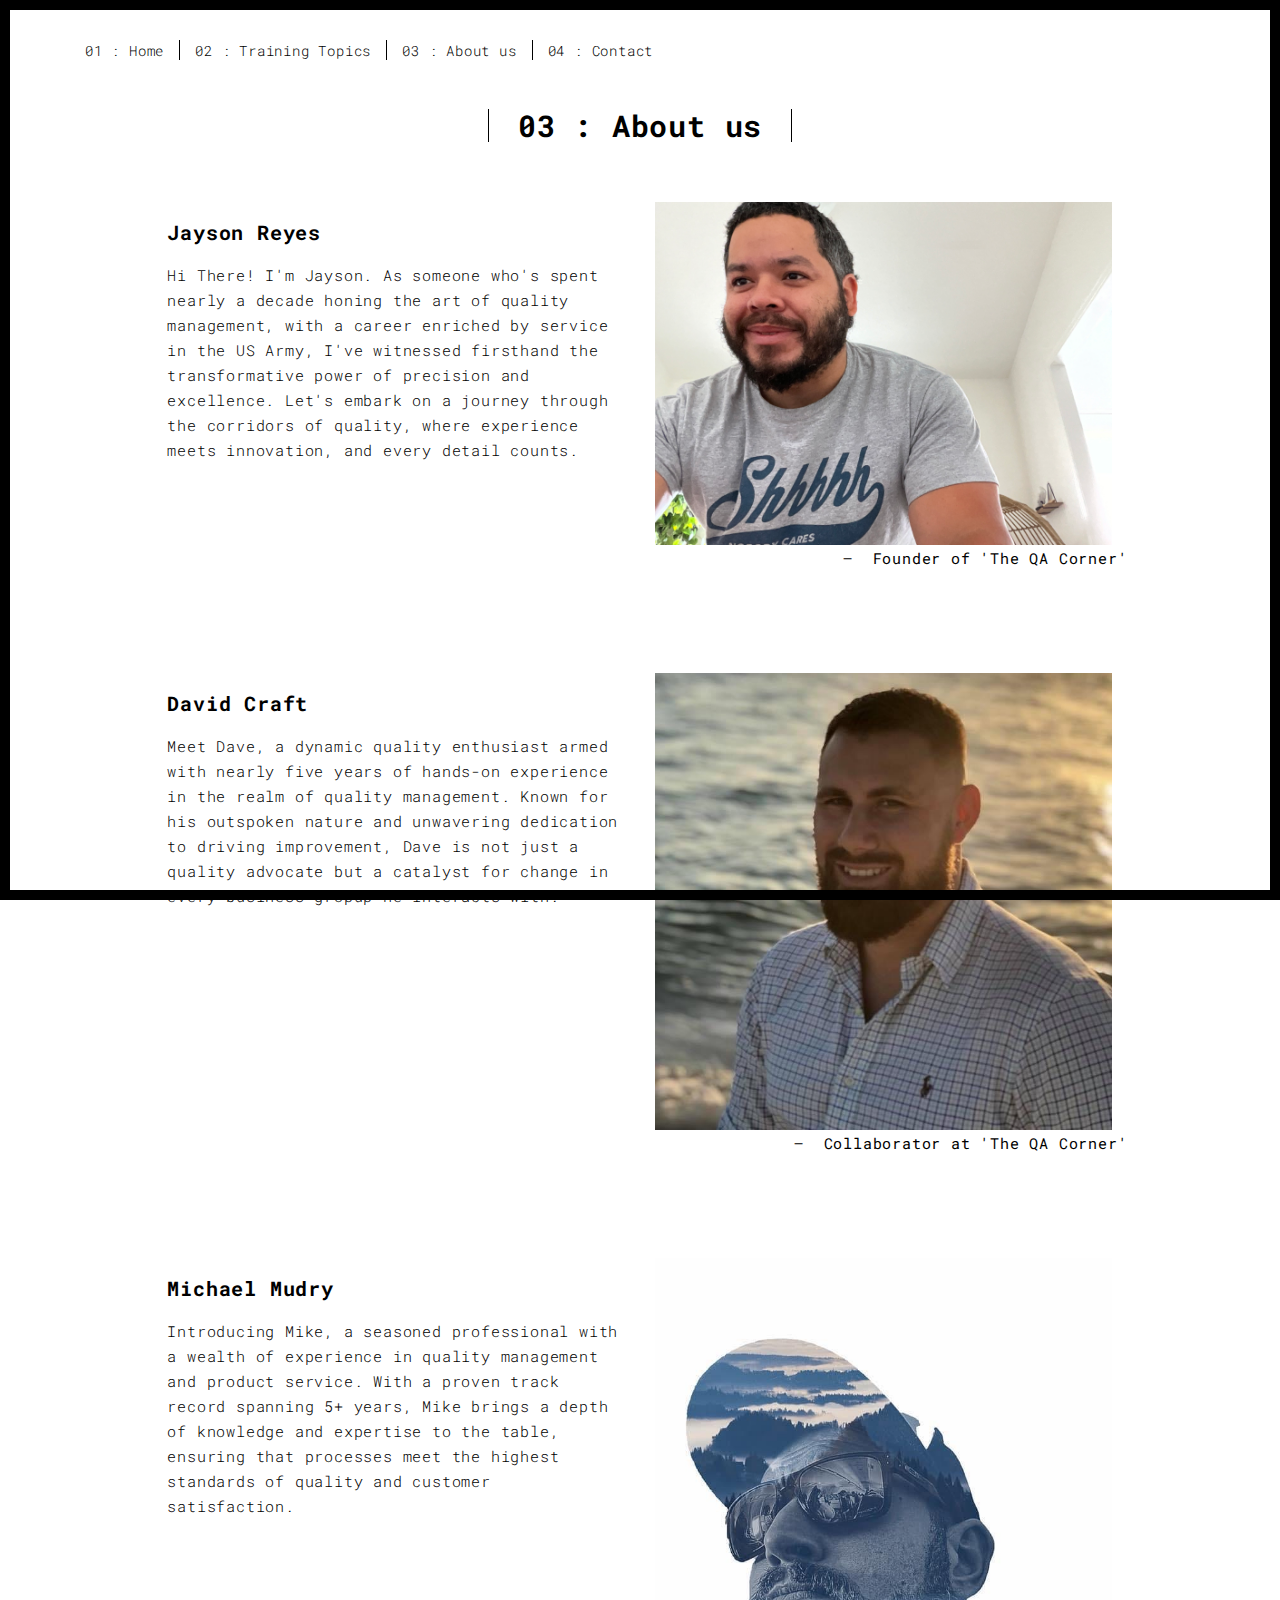
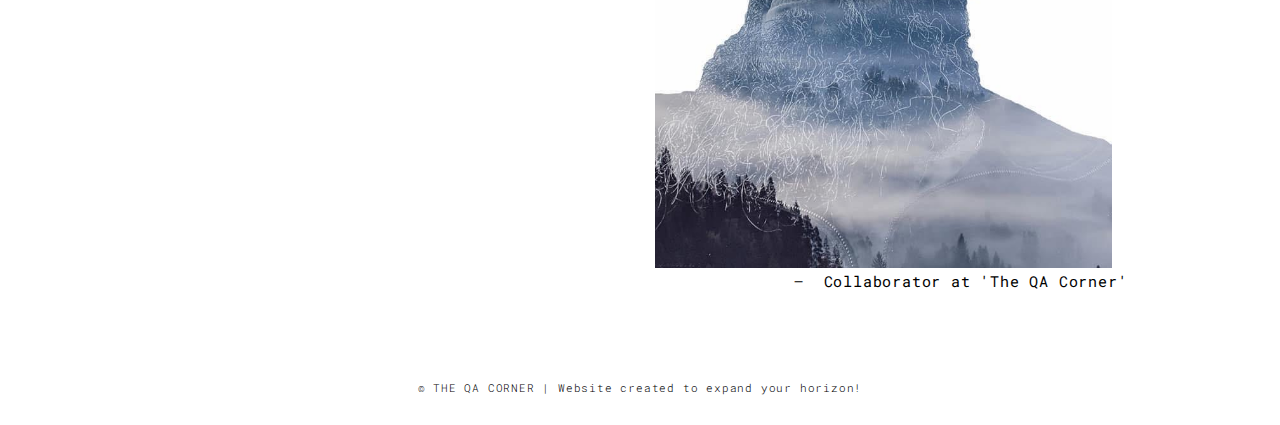
<file: templates/about.html>
<!DOCTYPE html>
<html lang="en">

<head>
  <meta charset="UTF-8">
  <meta content="IE=edge" http-equiv="X-UA-Compatible">
  <meta content="width=device-width,initial-scale=1" name="viewport">
  <meta content="description" name="description">
  <meta name="google" content="notranslate" />
  <meta content="Mashup templates have been developped by Orson.io team" name="author">

  <!-- Disable tap highlight on IE  -->
  <meta name="msapplication-tap-highlight" content="no">
  
  <link rel="apple-touch-icon" sizes="180x180" href="../static/assets/apple-icon-180x180.png">
  <link href="../static/assets/favicon.ico" rel="icon">

  <title>QA Corner</title>  

<link href="../static/main.3f6952e4.css" rel="stylesheet"></head>
<link rel="stylesheet" href="../static/style.css">

<body class="">
<div id="site-border-left"></div>
<div id="site-border-right"></div>
<div id="site-border-top"></div>
<div id="site-border-bottom"></div>
 <!-- Add your content of header -->
<header>
  <nav class="navbar  navbar-fixed-top navbar-default">
    <div class="container">
        <button type="button" class="navbar-toggle collapsed" data-toggle="collapse" data-target="#navbar-collapse" aria-expanded="false">
          <span class="sr-only">Toggle navigation</span>
          <span class="icon-bar"></span>
          <span class="icon-bar"></span>
          <span class="icon-bar"></span>
        </button>

      <div class="collapse navbar-collapse" id="navbar-collapse">
        <ul class="nav navbar-nav ">
          <li><a href="./index.html" title="">01 : Home</a></li>
          <li><a href="./works.html" title="">02 : Training Topics</a></li>
          <li><a href="./about.html" title="">03 : About us</a></li>
          <li><a href="./contact.html" title="">04 : Contact</a></li>
        </ul>


      </div> 
    </div>
  </nav>
</header>

<div class="section-container">
    <div class="container">
      <div class="row">
        <div class="col-xs-12">
          <div class="section-container-spacer text-center">
            <h1 class="h2">03 : About us</h1>
          </div>
          
          <div class="row">
            <div class="col-md-10 col-md-offset-1">
              <div class="row">
                <div class="col-xs-12 col-md-6">
                  <h3>Jayson Reyes</h3>
                  <p class="p-size-info">Hi There! I'm Jayson. As someone who's spent nearly a decade honing the art of quality management, with a career enriched by service in the US Army, I've witnessed firsthand the transformative power of precision and excellence. Let's embark on a journey through the corridors of quality, where experience meets innovation, and every detail counts.</p>
                </div>
                <div class="col-xs-12 col-md-6">
                  <img src="../static/assets/images/profil.jpg" class="img-responsive" alt="">
                </div>
                <blockquote>
                  <small class="pull-right">Founder of 'The QA Corner'</small>
                </blockquote>
              </div>
            </div>
          </div>

          <div class="row collaborators">
            <div class="col-md-10 col-md-offset-1">
              <div class="row">
                <div class="col-xs-12 col-md-6">
                  <h3>David Craft</h3>
                  <p class="p-size-info">Meet Dave, a dynamic quality enthusiast armed with nearly five years of hands-on experience in the realm of quality management. Known for his outspoken nature and unwavering dedication to driving improvement, Dave is not just a quality advocate but a catalyst for change in every business gropup he interacts with.</p>
                </div>
                <div class="col-xs-12 col-md-6">
                  <img src="../static/assets/images/profil2.JPG" class="img-responsive" alt="">
                </div>
                <blockquote>
                  <small class="pull-right">Collaborator at 'The QA Corner'</small>
                </blockquote>
              </div>
            </div>
          </div>

          <div class="row collaborators">
            <div class="col-md-10 col-md-offset-1">
              <div class="row">
                <div class="col-xs-12 col-md-6">
                  <h3>Michael Mudry</h3>
                  <p class="p-size-info">Introducing Mike, a seasoned professional with a wealth of experience in quality management and product service. With a proven track record spanning 5+ years, Mike brings a depth of knowledge and expertise to the table, ensuring that processes meet the highest standards of quality and customer satisfaction.</p>
                </div>
                <div class="col-xs-12 col-md-6">
                  <img src="../static/assets/images/profil3.JPG" class="img-responsive" alt="">
                </div>
                <blockquote>
                  <small class="pull-right">Collaborator at 'The QA Corner'</small>
                </blockquote>
              </div>
            </div>
          </div>
          
          
       </div>
      </div>
    </div>
  </div>


<footer class="footer-container text-center">
  <div class="container">
    <div class="row">
      <div class="col-xs-12">
        <p>© THE QA CORNER | Website created to expand your horizon!</p>
      </div>
    </div>
  </div>
</footer>

<script>
  document.addEventListener("DOMContentLoaded", function (event) {
     navActivePage();
  });
</script>

<!-- Google Analytics: change UA-XXXXX-X to be your site's ID 

<script>
  (function (i, s, o, g, r, a, m) {
    i['GoogleAnalyticsObject'] = r; i[r] = i[r] || function () {
      (i[r].q = i[r].q || []).push(arguments)
    }, i[r].l = 1 * new Date(); a = s.createElement(o),
      m = s.getElementsByTagName(o)[0]; a.async = 1; a.src = g; m.parentNode.insertBefore(a, m)
  })(window, document, 'script', '//www.google-analytics.com/analytics.js', 'ga');
  ga('create', 'UA-XXXXX-X', 'auto');
  ga('send', 'pageview');
</script>

--> <script type="text/javascript" src="../static/main.70a66962.js"></script></body>

</html>
</file>
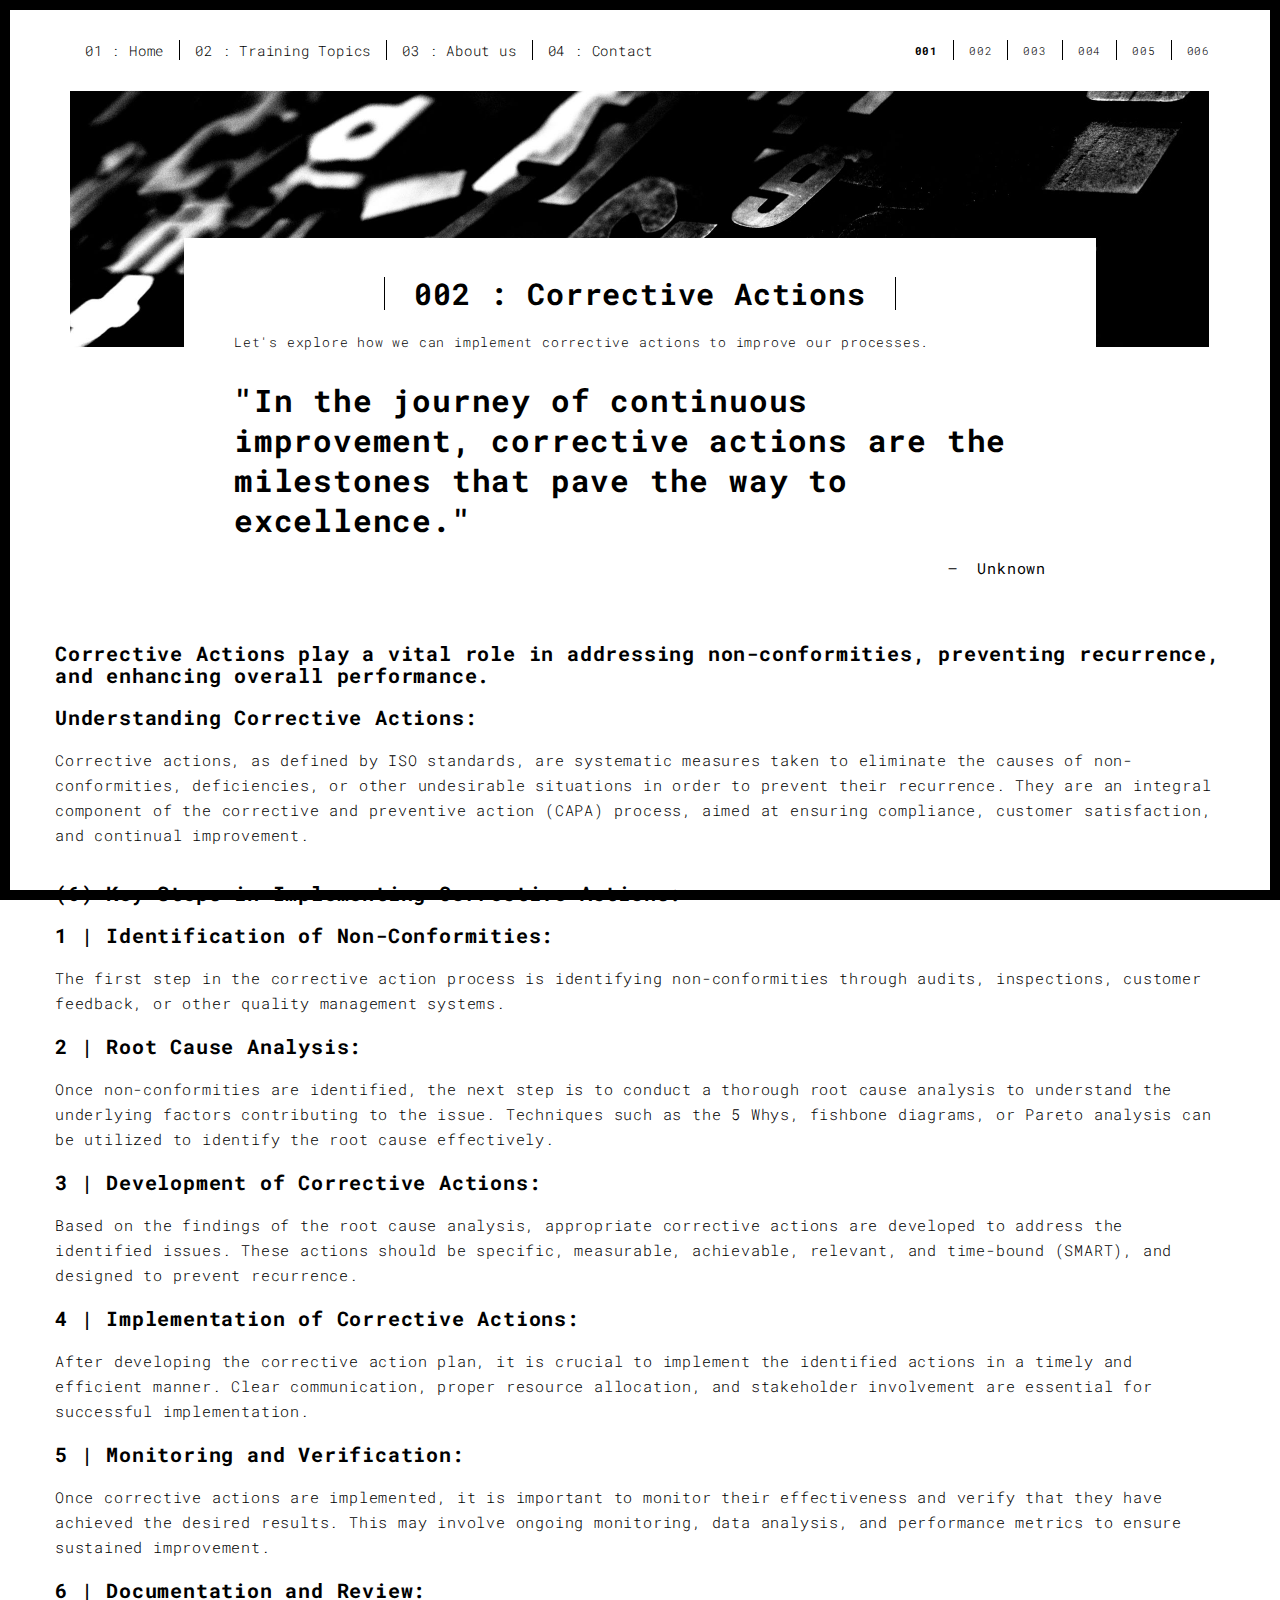
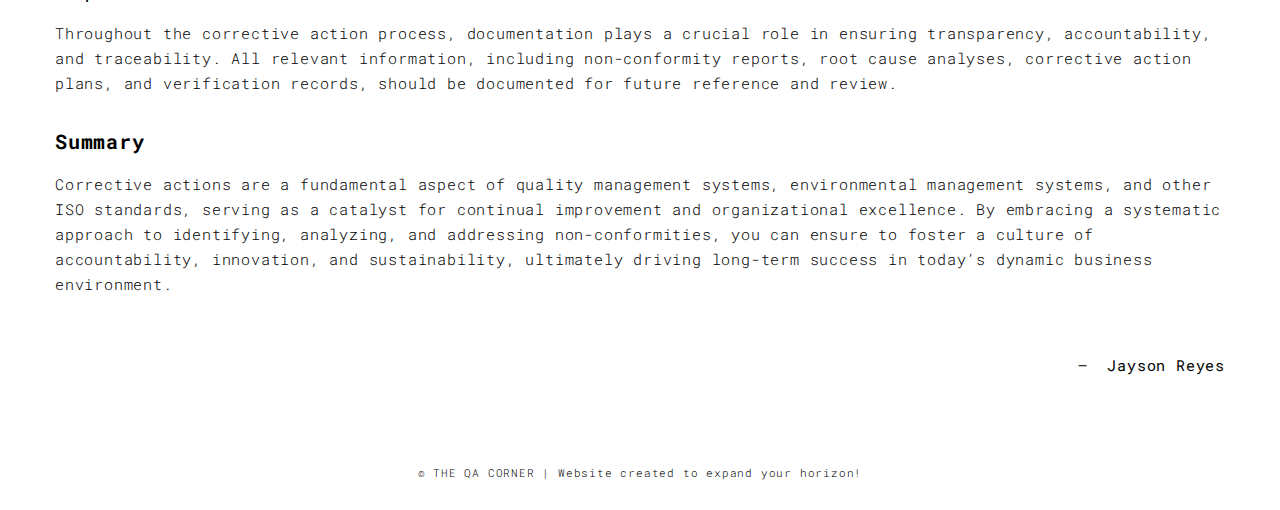
<file: templates/ca.html>
<!DOCTYPE html>
<html lang="en">

<head>
  <meta charset="UTF-8">
  <meta content="IE=edge" http-equiv="X-UA-Compatible">
  <meta content="width=device-width,initial-scale=1" name="viewport">
  <meta content="description" name="description">
  <meta name="google" content="notranslate" />
  <meta content="Mashup templates have been developped by Orson.io team" name="author">

  <!-- Disable tap highlight on IE -->
  <meta name="msapplication-tap-highlight" content="no">
  
  <link rel="apple-touch-icon" sizes="180x180" href="../static/assets/apple-icon-180x180.png">
  <link href="../static/assets/favicon.ico" rel="icon">

  <title>QA Corner</title>  

  <link href="../static/main.3f6952e4.css" rel="stylesheet">
  <link rel="stylesheet" href="../static/style.css">
</head>

<body class="">
<div id="site-border-left"></div>
<div id="site-border-right"></div>
<div id="site-border-top"></div>
<div id="site-border-bottom"></div>
<!-- Add your content of header -->
<header>
  <nav class="navbar  navbar-fixed-top navbar-default">
    <div class="container">
        <button type="button" class="navbar-toggle collapsed" data-toggle="collapse" data-target="#navbar-collapse" aria-expanded="false">
          <span class="sr-only">Toggle navigation</span>
          <span class="icon-bar"></span>
          <span class="icon-bar"></span>
          <span class="icon-bar"></span>
        </button>

      <div class="collapse navbar-collapse" id="navbar-collapse">
        <ul class="nav navbar-nav ">
          <li><a href="./index.html" title="">01 : Home</a></li>
          <li><a href="./works.html" title="">02 : Training Topics</a></li>
          <li><a href="./about.html" title="">03 : About us</a></li>
          <li><a href="./contact.html" title="">04 : Contact</a></li>
        </ul>


          <ul class="nav navbar-nav navbar-right navbar-small visible-md visible-lg">
            <li><a href="./ia.html" title="" class="active">001</a></li>
            <li><a href="./ca.html" title="">002</a></li>
            <li><a href="./rca.html" title="">003</a></li>
            <li><a href="./dc.html" title="">004</a></li>
            <li><a href="./fmea.html" title="">005</a></li>
            <li><a href="./iso.html" title="">006</a></li>
          </ul>


      </div> 
    </div>
  </nav>
</header>
<div class="section-container">
  <div class="container">
    <div class="row">
      <div class="col-xs-12">
        <img src="../static/assets/images/work001-01.jpg" class="img-responsive" alt="">
        <div class="card-container">
          <div class="text-center">
            <h1 class="h2">002 : Corrective Actions</h1>
          </div>
          <p class="p-size-title">Let's explore how we can implement corrective actions to improve our processes.</p>

          <blockquote>
            <p>"In the journey of continuous improvement, corrective actions are the milestones that pave the way to excellence."</p>
            <small class="pull-right">Unknown</small>
          </blockquote>
        </div>
      </div>
      <div class="col-md-12 col-md-offset-0 section-container-spacer">
        <div class="row">
          <h3>Corrective Actions play a vital role in addressing non-conformities, preventing recurrence, and enhancing overall performance.</h3>
          <h3>Understanding Corrective Actions:</h3>
          <p class="p-size-info">Corrective actions, as defined by ISO standards, are systematic measures taken to eliminate the causes of non-conformities, deficiencies, or other undesirable situations in order to prevent their recurrence. They are an integral component of the corrective and preventive action (CAPA) process, aimed at ensuring compliance, customer satisfaction, and continual improvement.</p>
        </div>
        <div class="row">
          <h3>(6) Key Steps in Implementing Corrective Actions:</h3>
          <h3>1 | Identification of Non-Conformities:</h3>
          <p class="p-size-info">The first step in the corrective action process is identifying non-conformities through audits, inspections, customer feedback, or other quality management systems.</p>
          <h3>2 | Root Cause Analysis:</h3>
          <p class="p-size-info">Once non-conformities are identified, the next step is to conduct a thorough root cause analysis to understand the underlying factors contributing to the issue. Techniques such as the 5 Whys, fishbone diagrams, or Pareto analysis can be utilized to identify the root cause effectively.</p>
          <h3>3 | Development of Corrective Actions:</h3>
          <p class="p-size-info">Based on the findings of the root cause analysis, appropriate corrective actions are developed to address the identified issues. These actions should be specific, measurable, achievable, relevant, and time-bound (SMART), and designed to prevent recurrence.</p>
          <h3>4 | Implementation of Corrective Actions:</h3>
          <p class="p-size-info">After developing the corrective action plan, it is crucial to implement the identified actions in a timely and efficient manner. Clear communication, proper resource allocation, and stakeholder involvement are essential for successful implementation.</p>
          <h3>5 | Monitoring and Verification:</h3>
          <p class="p-size-info">Once corrective actions are implemented, it is important to monitor their effectiveness and verify that they have achieved the desired results. This may involve ongoing monitoring, data analysis, and performance metrics to ensure sustained improvement.</p>
          <h3>6 | Documentation and Review:</h3>
          <p class="p-size-info">Throughout the corrective action process, documentation plays a crucial role in ensuring transparency, accountability, and traceability. All relevant information, including non-conformity reports, root cause analyses, corrective action plans, and verification records, should be documented for future reference and review.</p>
        </div>
        
        <div class="row">
          <h3>Summary</h3>
          <p class="p-size-info">Corrective actions are a fundamental aspect of quality management systems, environmental management systems, and other ISO standards, serving as a catalyst for continual improvement and organizational excellence. By embracing a systematic approach to identifying, analyzing, and addressing non-conformities, you can ensure to foster a culture of accountability, innovation, and sustainability, ultimately driving long-term success in today’s dynamic business environment.</p>
        </div>
      </div>

      <blockquote>
        <small class="pull-right">Jayson Reyes</small>
      </blockquote>
      
      <!-- <div class="col-md-8 col-md-offset-2 section-container-spacer">
        <div class="row">
          <div class="col-xs-12 col-md-6">
            <img src="../static/assets/images/work001-02.jpg" class="img-responsive" alt="">
            <p>Menphis skyline</p>
          </div>
          <div class="col-xs-12 col-md-6">
            <img src="../static/assets/images/work001-03.jpg" class="img-responsive" alt="">
            <p>Menphis skyline</p>
          </div>
        </div>
      </div>

      <div class="col-xs-12">
        <img src="../static/assets/images/work001-04.jpg" class="img-responsive" alt="">
      </div> -->

    </div>
  </div>
</div>


<footer class="footer-container text-center">
  <div class="container">
    <div class="row">
      <div class="col-xs-12">
        <p>© THE QA CORNER | Website created to expand your horizon!</p>
      </div>
    </div>
  </div>
</footer>

<script>
  document.addEventListener("DOMContentLoaded", function (event) {
     navActivePage();
  });
</script>

<!-- Google Analytics: change UA-XXXXX-X to be your site's ID 

<script>
  (function (i, s, o, g, r, a, m) {
    i['GoogleAnalyticsObject'] = r; i[r] = i[r] || function () {
      (i[r].q = i[r].q || []).push(arguments)
    }, i[r].l = 1 * new Date(); a = s.createElement(o),
      m = s.getElementsByTagName(o)[0]; a.async = 1; a.src = g; m.parentNode.insertBefore(a, m)
  })(window, document, 'script', '//www.google-analytics.com/analytics.js', 'ga');
  ga('create', 'UA-XXXXX-X', 'auto');
  ga('send', 'pageview');
</script>

--> <script type="text/javascript" src="../static/main.70a66962.js"></script></body>

</html>
</file>
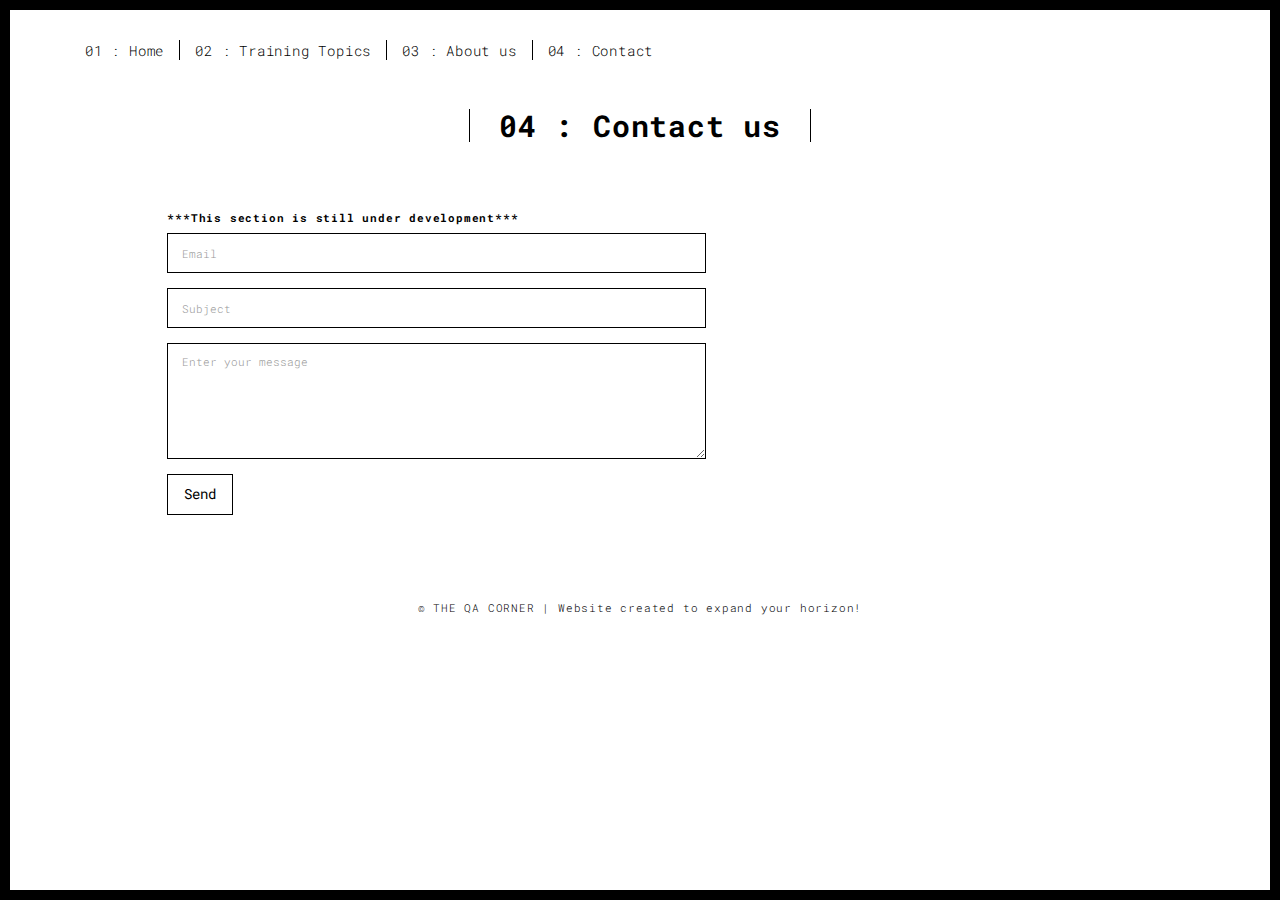
<file: templates/contact.html>
<!DOCTYPE html>
<html lang="en">

<head>
  <meta charset="UTF-8">
  <meta content="IE=edge" http-equiv="X-UA-Compatible">
  <meta content="width=device-width,initial-scale=1" name="viewport">
  <meta content="description" name="description">
  <meta name="google" content="notranslate" />
  <meta content="Mashup templates have been developped by Orson.io team" name="author">

  <!-- Disable tap highlight on IE -->
  <meta name="msapplication-tap-highlight" content="no">
  
  <link rel="apple-touch-icon" sizes="180x180" href="../static/assets/apple-icon-180x180.png">
  <link href="../static/assets/favicon.ico" rel="icon">

  <title>QA Corner</title>  

<link href="../static/main.3f6952e4.css" rel="stylesheet"></head>

<body class="">
<div id="site-border-left"></div>
<div id="site-border-right"></div>
<div id="site-border-top"></div>
<div id="site-border-bottom"></div>
 <!-- Add your content of header -->
<header>
  <nav class="navbar  navbar-fixed-top navbar-default">
    <div class="container">
        <button type="button" class="navbar-toggle collapsed" data-toggle="collapse" data-target="#navbar-collapse" aria-expanded="false">
          <span class="sr-only">Toggle navigation</span>
          <span class="icon-bar"></span>
          <span class="icon-bar"></span>
          <span class="icon-bar"></span>
        </button>

      <div class="collapse navbar-collapse" id="navbar-collapse">
        <ul class="nav navbar-nav ">
          <li><a href="./index.html" title="">01 : Home</a></li>
          <li><a href="./works.html" title="">02 : Training Topics</a></li>
          <li><a href="./about.html" title="">03 : About us</a></li>
          <li><a href="./contact.html" title="">04 : Contact</a></li>
        </ul>


      </div> 
    </div>
  </nav>
</header>

<div class="section-container">
    <div class="container">
      <div class="row">
        <div class="col-xs-12">
          <div class="section-container-spacer text-center">
            <h1 class="h2">04 : Contact us</h1>
          </div>
          
          <div class="row">
            <div class="col-md-10 col-md-offset-1">
              <h4>***This section is still under development***</h4>
               <form action="submit_form" method="post" class="reveal-content">
                  <div class="row">
                    <div class="col-md-7">
                      <div class="form-group">
                        <input name="email" type="email" class="form-control" id="email" placeholder="Email">
                      </div>
                      <div class="form-group">
                        <input name="subject" type="text" class="form-control" id="subject" placeholder="Subject">
                      </div>
                      <div class="form-group">
                        <textarea name="message" class="form-control" rows="5" placeholder="Enter your message"></textarea>
                      </div>
                      <button type="submit" class="btn btn-default btn-lg">Send</button>
                    </div>
                    <!-- <div class="col-md-5 address-container">
                      <ul class="list-unstyled">
                        <li>
                          <span class="fa-icon">
                            <i class="fa fa-phone" aria-hidden="true"></i>
                          </span>
                          + 33 9 07 45 12 65
                        </li>
                        <li>
                          <span class="fa-icon">
                            <i class="fa fa-at" aria-hidden="true"></i>
                          </span>
                          e-mail@mail.io
                        </li>
                        <li>
                          <span class="fa-icon">
                            <i class="fa fa fa-map-marker" aria-hidden="true"></i>
                          </span>
                          42 rue Moulbert 75016 Paris
                        </li>
                      </ul>
                      <h3>Follow me on social networks</h3>
                      <a href="http://www.facebook.com" title="" class="fa-icon">
                        <i class="fa fa-facebook"></i>
                      </a>
                      <a href="http://www.twitter.com" title="" class="fa-icon">
                        <i class="fa fa-twitter"></i>
                      </a>
                      <a href="http://www.linkedin.com" title="" class="fa-icon">
                        <i class="fa fa-linkedin"></i>
                      </a>

                    </div> -->
                  </div>
                </form>
            </div>

          </div>
         
       </div>
      </div>
    </div>
  </div>


<footer class="footer-container text-center">
  <div class="container">
    <div class="row">
      <div class="col-xs-12">
        <p>© THE QA CORNER | Website created to expand your horizon!</p>
      </div>
    </div>
  </div>
</footer>

<script>
  document.addEventListener("DOMContentLoaded", function (event) {
     navActivePage();
  });
</script>

<!-- Google Analytics: change UA-XXXXX-X to be your site's ID 

<script>
  (function (i, s, o, g, r, a, m) {
    i['GoogleAnalyticsObject'] = r; i[r] = i[r] || function () {
      (i[r].q = i[r].q || []).push(arguments)
    }, i[r].l = 1 * new Date(); a = s.createElement(o),
      m = s.getElementsByTagName(o)[0]; a.async = 1; a.src = g; m.parentNode.insertBefore(a, m)
  })(window, document, 'script', '//www.google-analytics.com/analytics.js', 'ga');
  ga('create', 'UA-XXXXX-X', 'auto');
  ga('send', 'pageview');
</script>

--> <script type="text/javascript" src="../static/main.70a66962.js"></script></body>

</html>
</file>
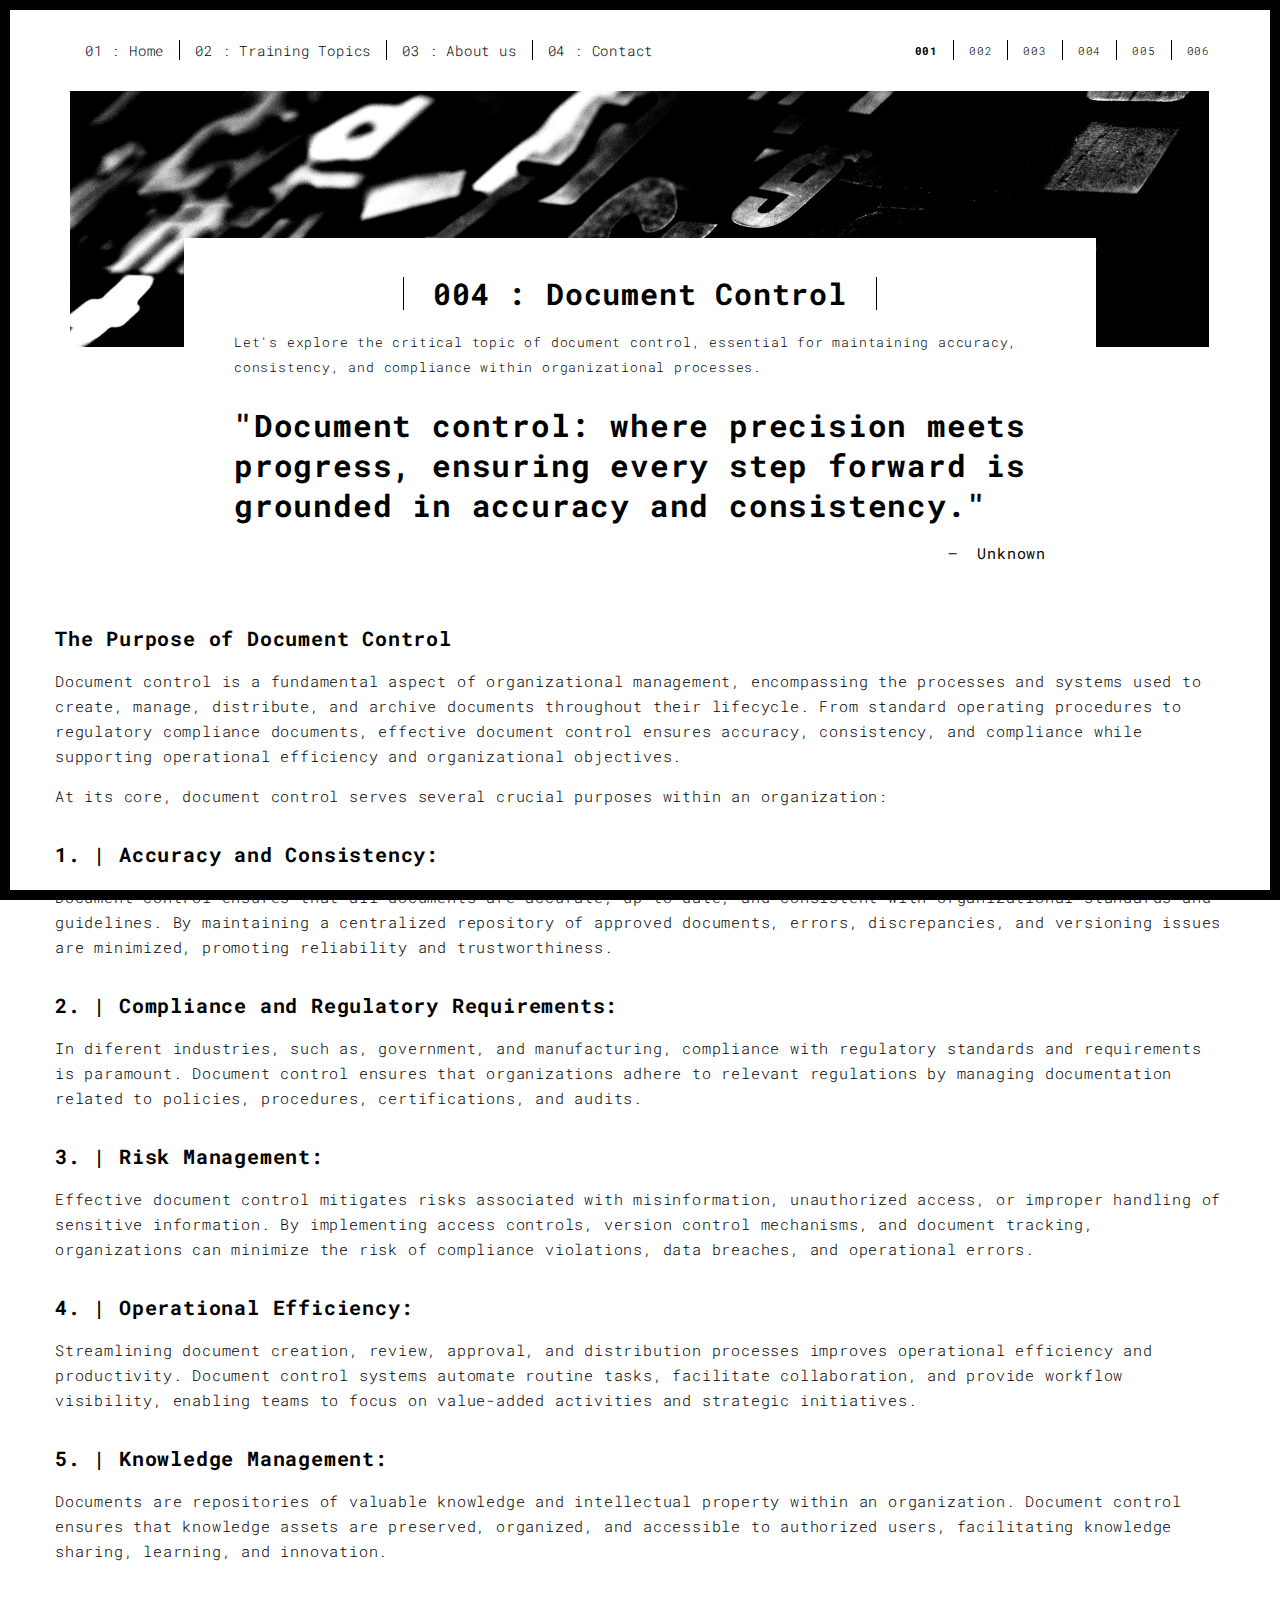
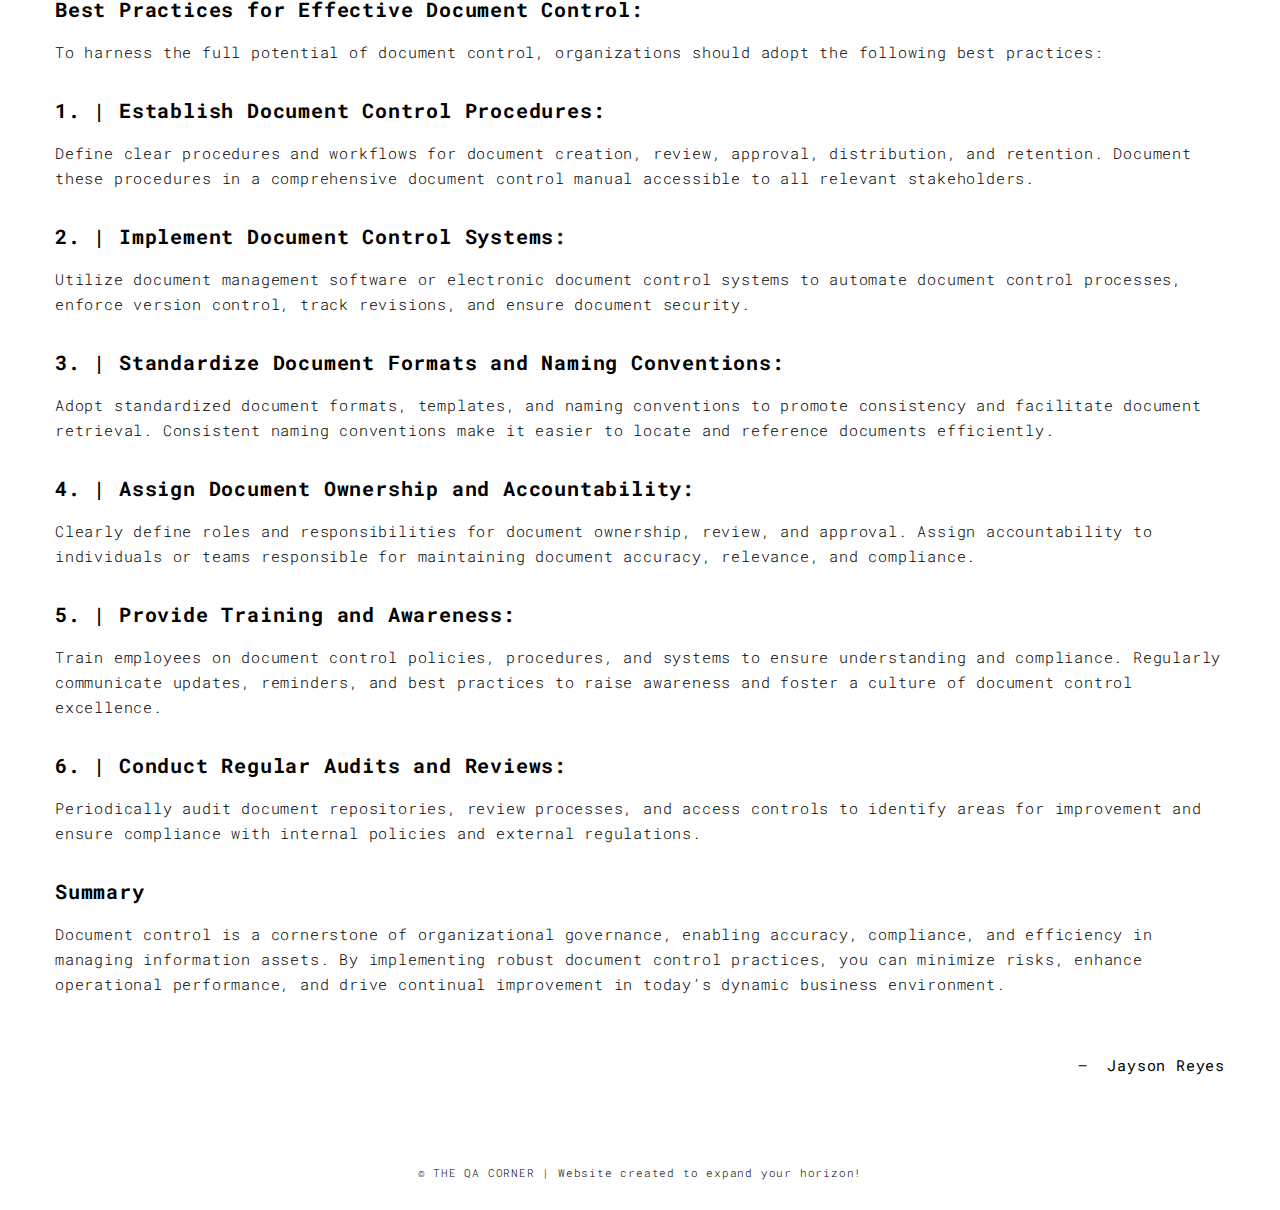
<file: templates/dc.html>
<!DOCTYPE html>
<html lang="en">

<head>
  <meta charset="UTF-8">
  <meta content="IE=edge" http-equiv="X-UA-Compatible">
  <meta content="width=device-width,initial-scale=1" name="viewport">
  <meta content="description" name="description">
  <meta name="google" content="notranslate" />
  <meta content="Mashup templates have been developped by Orson.io team" name="author">

  <!-- Disable tap highlight on IE -->
  <meta name="msapplication-tap-highlight" content="no">
  
  <link rel="apple-touch-icon" sizes="180x180" href="../static/assets/apple-icon-180x180.png">
  <link href="../static/assets/favicon.ico" rel="icon">

  <title>QA Corner</title>  

  <link href="../static/main.3f6952e4.css" rel="stylesheet">
  <link rel="stylesheet" href="../static/style.css">
</head>

<body class="">
<div id="site-border-left"></div>
<div id="site-border-right"></div>
<div id="site-border-top"></div>
<div id="site-border-bottom"></div>
<!-- Add your content of header -->
<header>
  <nav class="navbar  navbar-fixed-top navbar-default">
    <div class="container">
        <button type="button" class="navbar-toggle collapsed" data-toggle="collapse" data-target="#navbar-collapse" aria-expanded="false">
          <span class="sr-only">Toggle navigation</span>
          <span class="icon-bar"></span>
          <span class="icon-bar"></span>
          <span class="icon-bar"></span>
        </button>

      <div class="collapse navbar-collapse" id="navbar-collapse">
        <ul class="nav navbar-nav ">
          <li><a href="./index.html" title="">01 : Home</a></li>
          <li><a href="./works.html" title="">02 : Training Topics</a></li>
          <li><a href="./about.html" title="">03 : About us</a></li>
          <li><a href="./contact.html" title="">04 : Contact</a></li>
        </ul>


          <ul class="nav navbar-nav navbar-right navbar-small visible-md visible-lg">
            <li><a href="./ia.html" title="" class="active">001</a></li>
            <li><a href="./ca.html" title="">002</a></li>
            <li><a href="./rca.html" title="">003</a></li>
            <li><a href="./dc.html" title="">004</a></li>
            <li><a href="./fmea.html" title="">005</a></li>
            <li><a href="./iso.html" title="">006</a></li>
          </ul>


      </div> 
    </div>
  </nav>
</header>
<div class="section-container">
  <div class="container">
    <div class="row">
      <div class="col-xs-12">
        <img src="../static/assets/images/work001-01.jpg" class="img-responsive" alt="">
        <div class="card-container">
          <div class="text-center">
            <h1 class="h2">004 : Document Control</h1>
          </div>
          <p class="p-size-title">Let's explore the critical topic of document control, essential for maintaining accuracy, consistency, and compliance within organizational processes.</p>

          <blockquote>
            <p>"Document control: where precision meets progress, ensuring every step forward is grounded in accuracy and consistency."</p>
            <small class="pull-right">Unknown</small>
          </blockquote>
        </div>
      </div>
      <div class="col-md-12 col-md-offset-0 section-container-spacer">
        <div class="row">
          <h3>The Purpose of Document Control</h3>
          <p class="p-size-info">Document control is a fundamental aspect of organizational management, encompassing the processes and systems used to create, manage, distribute, and archive documents throughout their lifecycle. From standard operating procedures to regulatory compliance documents, effective document control ensures accuracy, consistency, and compliance while supporting operational efficiency and organizational objectives.</p>
          <p class="p-size-info">At its core, document control serves several crucial purposes within an organization:</p>
        </div>
        <div class="row">
          <h3>1. | Accuracy and Consistency:</h3>
          <p class="p-size-info">Document control ensures that all documents are accurate, up-to-date, and consistent with organizational standards and guidelines. By maintaining a centralized repository of approved documents, errors, discrepancies, and versioning issues are minimized, promoting reliability and trustworthiness.</p>
        </div>
        <div class="row">
          <h3>2. | Compliance and Regulatory Requirements:</h3>
          <p class="p-size-info">In diferent industries, such as, government, and manufacturing, compliance with regulatory standards and requirements is paramount. Document control ensures that organizations adhere to relevant regulations by managing documentation related to policies, procedures, certifications, and audits.</p>
        </div>
        <div class="row">
          <h3>3. | Risk Management:</h3>
          <p class="p-size-info">Effective document control mitigates risks associated with misinformation, unauthorized access, or improper handling of sensitive information. By implementing access controls, version control mechanisms, and document tracking, organizations can minimize the risk of compliance violations, data breaches, and operational errors.</p>
        </div>
        <div class="row">
          <h3>4. | Operational Efficiency:</h3>
          <p class="p-size-info">Streamlining document creation, review, approval, and distribution processes improves operational efficiency and productivity. Document control systems automate routine tasks, facilitate collaboration, and provide workflow visibility, enabling teams to focus on value-added activities and strategic initiatives.</p>
        </div>
        <div class="row">
          <h3>5. | Knowledge Management:</h3>
          <p class="p-size-info">Documents are repositories of valuable knowledge and intellectual property within an organization. Document control ensures that knowledge assets are preserved, organized, and accessible to authorized users, facilitating knowledge sharing, learning, and innovation.</p>
        </div>
        <div class="row">
          <h3>Best Practices for Effective Document Control:</h3>
          <p class="p-size-info">To harness the full potential of document control, organizations should adopt the following best practices:</p>
        </div>
        <div class="row">
          <h3>1. | Establish Document Control Procedures:</h3>
          <p class="p-size-info">Define clear procedures and workflows for document creation, review, approval, distribution, and retention. Document these procedures in a comprehensive document control manual accessible to all relevant stakeholders.</p>
        </div>
        <div class="row">
          <h3>2. | Implement Document Control Systems:</h3>
          <p class="p-size-info">Utilize document management software or electronic document control systems to automate document control processes, enforce version control, track revisions, and ensure document security.</p>
        </div>
        <div class="row">
          <h3>3. | Standardize Document Formats and Naming Conventions:</h3>
          <p class="p-size-info">Adopt standardized document formats, templates, and naming conventions to promote consistency and facilitate document retrieval. Consistent naming conventions make it easier to locate and reference documents efficiently.</p>
        </div>
        <div class="row">
          <h3>4. | Assign Document Ownership and Accountability:</h3>
          <p class="p-size-info">Clearly define roles and responsibilities for document ownership, review, and approval. Assign accountability to individuals or teams responsible for maintaining document accuracy, relevance, and compliance.</p>
        </div>
        <div class="row">
          <h3>5. | Provide Training and Awareness:</h3>
          <p class="p-size-info">Train employees on document control policies, procedures, and systems to ensure understanding and compliance. Regularly communicate updates, reminders, and best practices to raise awareness and foster a culture of document control excellence.</p>
        </div>
        <div class="row">
          <h3>6. | Conduct Regular Audits and Reviews:</h3>
          <p class="p-size-info">Periodically audit document repositories, review processes, and access controls to identify areas for improvement and ensure compliance with internal policies and external regulations.</p>
        </div>
        
        <div class="row">
          <h3>Summary</h3>
          <p class="p-size-info">Document control is a cornerstone of organizational governance, enabling accuracy, compliance, and efficiency in managing information assets. By implementing robust document control practices, you can minimize risks, enhance operational performance, and drive continual improvement in today’s dynamic business environment.</p>
        </div>
      </div>

      <blockquote>
        <small class="pull-right">Jayson Reyes</small>
      </blockquote>

      
      
      <!-- <div class="col-md-8 col-md-offset-2 section-container-spacer">
        <div class="row">
          <div class="col-xs-12 col-md-6">
            <img src="../static/assets/images/work001-02.jpg" class="img-responsive" alt="">
            <p>Menphis skyline</p>
          </div>
          <div class="col-xs-12 col-md-6">
            <img src="../static/assets/images/work001-03.jpg" class="img-responsive" alt="">
            <p>Menphis skyline</p>
          </div>
        </div>
      </div>

      <div class="col-xs-12">
        <img src="../static/assets/images/work001-04.jpg" class="img-responsive" alt="">
      </div> -->

    </div>
  </div>
</div>


<footer class="footer-container text-center">
  <div class="container">
    <div class="row">
      <div class="col-xs-12">
        <p>© THE QA CORNER | Website created to expand your horizon!</p>
      </div>
    </div>
  </div>
</footer>

<script>
  document.addEventListener("DOMContentLoaded", function (event) {
     navActivePage();
  });
</script>

<!-- Google Analytics: change UA-XXXXX-X to be your site's ID 

<script>
  (function (i, s, o, g, r, a, m) {
    i['GoogleAnalyticsObject'] = r; i[r] = i[r] || function () {
      (i[r].q = i[r].q || []).push(arguments)
    }, i[r].l = 1 * new Date(); a = s.createElement(o),
      m = s.getElementsByTagName(o)[0]; a.async = 1; a.src = g; m.parentNode.insertBefore(a, m)
  })(window, document, 'script', '//www.google-analytics.com/analytics.js', 'ga');
  ga('create', 'UA-XXXXX-X', 'auto');
  ga('send', 'pageview');
</script>

--> <script type="text/javascript" src="../static/main.70a66962.js"></script></body>

</html>
</file>
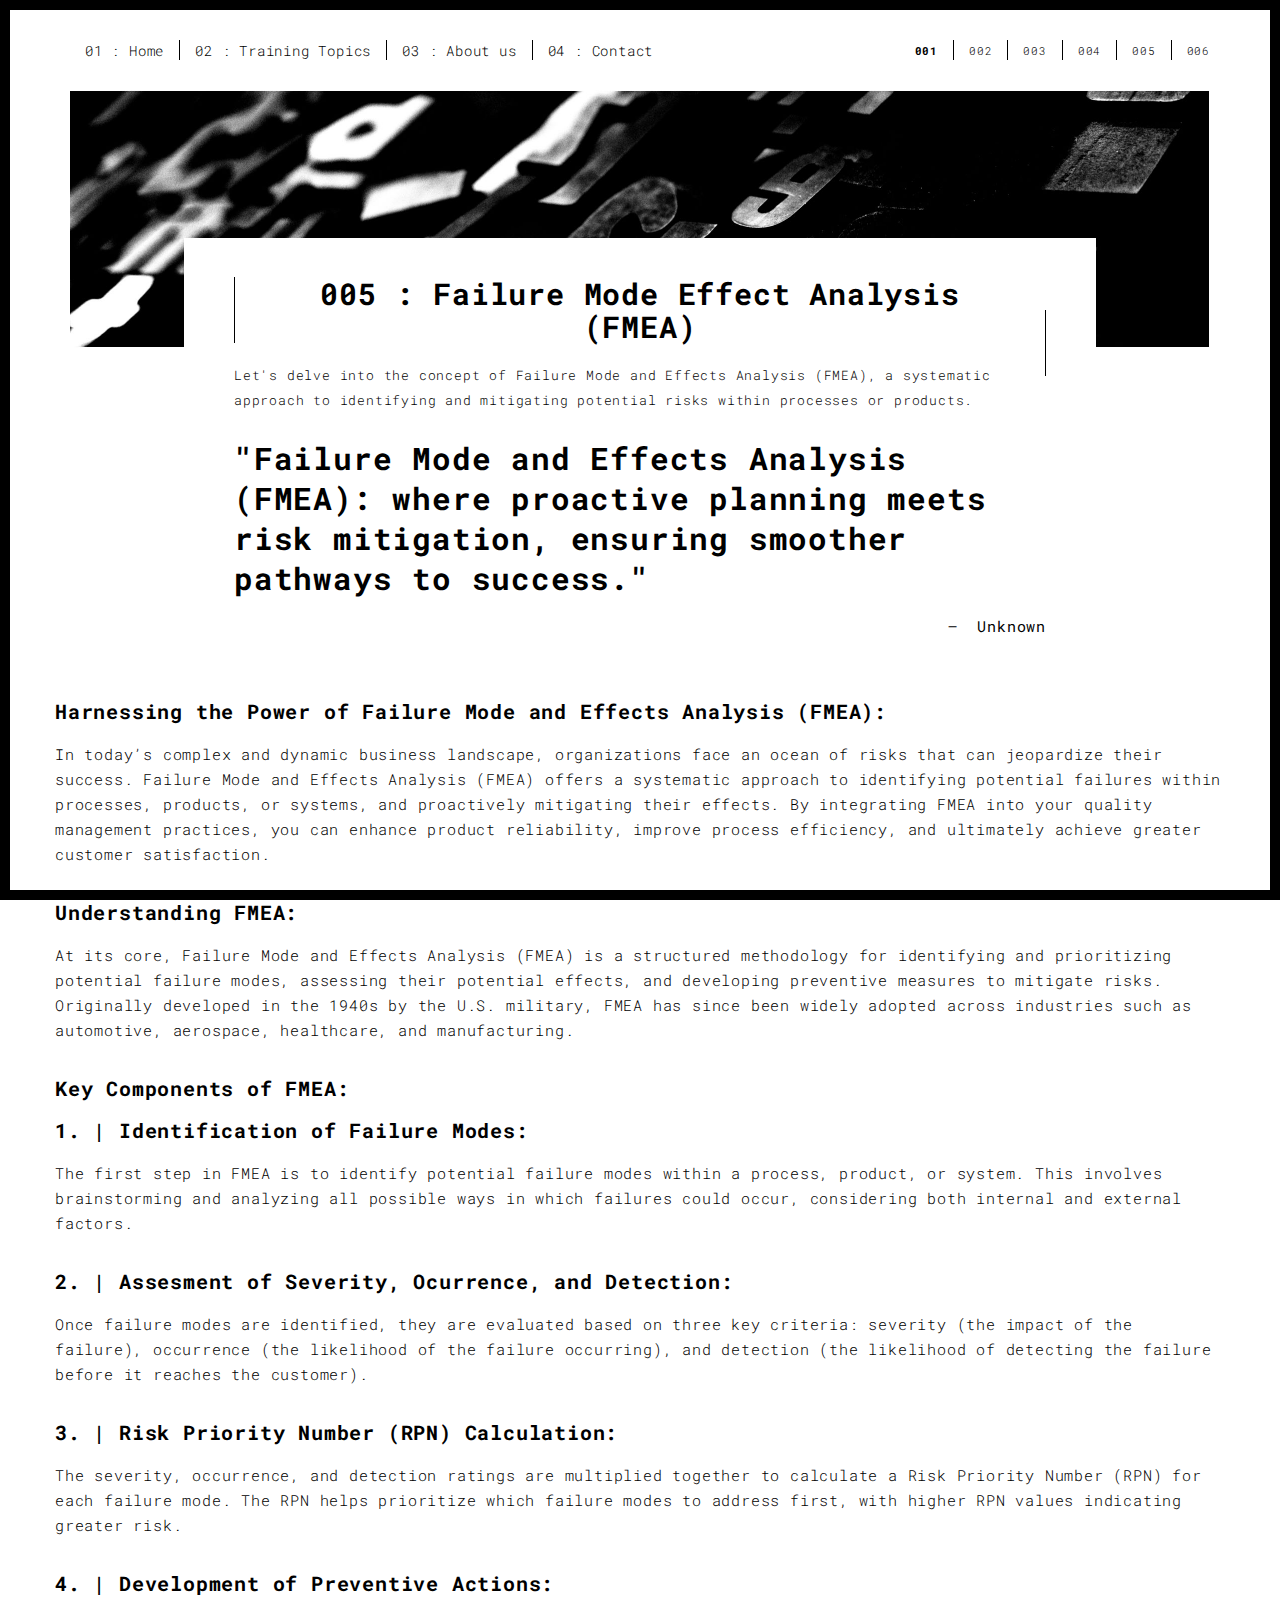
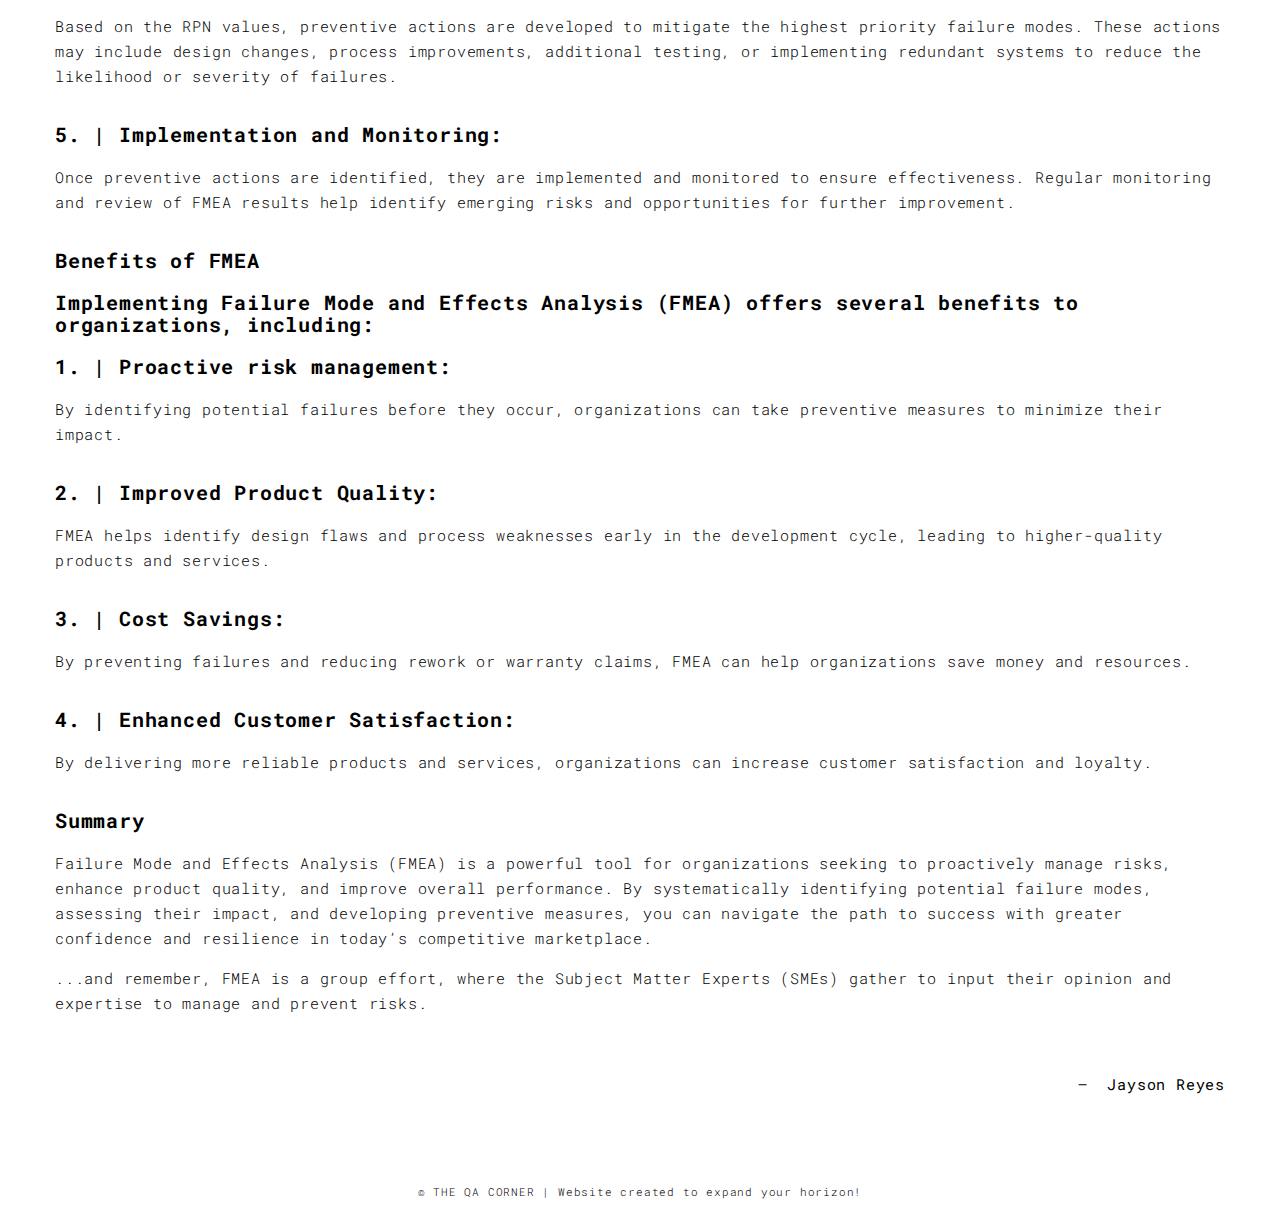
<file: templates/fmea.html>
<!DOCTYPE html>
<html lang="en">

<head>
  <meta charset="UTF-8">
  <meta content="IE=edge" http-equiv="X-UA-Compatible">
  <meta content="width=device-width,initial-scale=1" name="viewport">
  <meta content="description" name="description">
  <meta name="google" content="notranslate" />
  <meta content="Mashup templates have been developped by Orson.io team" name="author">

  <!-- Disable tap highlight on IE -->
  <meta name="msapplication-tap-highlight" content="no">
  
  <link rel="apple-touch-icon" sizes="180x180" href="../static/assets/apple-icon-180x180.png">
  <link href="../static/assets/favicon.ico" rel="icon">

  <title>QA Corner</title>  

  <link href="../static/main.3f6952e4.css" rel="stylesheet">
  <link rel="stylesheet" href="../static/style.css">
</head>

<body class="">
<div id="site-border-left"></div>
<div id="site-border-right"></div>
<div id="site-border-top"></div>
<div id="site-border-bottom"></div>
<!-- Add your content of header -->
<header>
  <nav class="navbar  navbar-fixed-top navbar-default">
    <div class="container">
        <button type="button" class="navbar-toggle collapsed" data-toggle="collapse" data-target="#navbar-collapse" aria-expanded="false">
          <span class="sr-only">Toggle navigation</span>
          <span class="icon-bar"></span>
          <span class="icon-bar"></span>
          <span class="icon-bar"></span>
        </button>

      <div class="collapse navbar-collapse" id="navbar-collapse">
        <ul class="nav navbar-nav ">
          <li><a href="./index.html" title="">01 : Home</a></li>
          <li><a href="./works.html" title="">02 : Training Topics</a></li>
          <li><a href="./about.html" title="">03 : About us</a></li>
          <li><a href="./contact.html" title="">04 : Contact</a></li>
        </ul>


          <ul class="nav navbar-nav navbar-right navbar-small visible-md visible-lg">
            <li><a href="./ia.html" title="" class="active">001</a></li>
            <li><a href="./ca.html" title="">002</a></li>
            <li><a href="./rca.html" title="">003</a></li>
            <li><a href="./dc.html" title="">004</a></li>
            <li><a href="./fmea.html" title="">005</a></li>
            <li><a href="./iso.html" title="">006</a></li>
          </ul>


      </div> 
    </div>
  </nav>
</header>
<div class="section-container">
  <div class="container">
    <div class="row">
      <div class="col-xs-12">
        <img src="../static/assets/images/work001-01.jpg" class="img-responsive" alt="">
        <div class="card-container">
          <div class="text-center">
            <h1 class="h2">005 : Failure Mode Effect Analysis (FMEA)</h1>
          </div>
          <p class="p-size-title">Let's delve into the concept of Failure Mode and Effects Analysis (FMEA), a systematic approach to identifying and mitigating potential risks within processes or products.</p>

          <blockquote>
            <p>"Failure Mode and Effects Analysis (FMEA): where proactive planning meets risk mitigation, ensuring smoother pathways to success."</p>
            <small class="pull-right">Unknown</small>
          </blockquote>
        </div>
      </div>
      <div class="col-md-12 col-md-offset-0 section-container-spacer">
        <div class="row">
          <h3>Harnessing the Power of Failure Mode and Effects Analysis (FMEA):</h3>
          <p class="p-size-info">In today’s complex and dynamic business landscape, organizations face an ocean of risks that can jeopardize their success. Failure Mode and Effects Analysis (FMEA) offers a systematic approach to identifying potential failures within processes, products, or systems, and proactively mitigating their effects. By integrating FMEA into your quality management practices, you can enhance product reliability, improve process efficiency, and ultimately achieve greater customer satisfaction.</p>
        </div>
        <div class="row">
          <h3>Understanding FMEA:</h3>
          <p class="p-size-info">At its core, Failure Mode and Effects Analysis (FMEA) is a structured methodology for identifying and prioritizing potential failure modes, assessing their potential effects, and developing preventive measures to mitigate risks. Originally developed in the 1940s by the U.S. military, FMEA has since been widely adopted across industries such as automotive, aerospace, healthcare, and manufacturing.</p>
        </div>
        <div class="row">
          <h3>Key Components of FMEA:</h3>
          <h3>1. | Identification of Failure Modes:</h3>
          <p class="p-size-info">The first step in FMEA is to identify potential failure modes within a process, product, or system. This involves brainstorming and analyzing all possible ways in which failures could occur, considering both internal and external factors.</p>
        </div>
        <div class="row">
          <h3>2. | Assesment of Severity, Ocurrence, and Detection:</h3>
          <p class="p-size-info">Once failure modes are identified, they are evaluated based on three key criteria: severity (the impact of the failure), occurrence (the likelihood of the failure occurring), and detection (the likelihood of detecting the failure before it reaches the customer).</p>
        </div>
        <div class="row">
          <h3>3. | Risk Priority Number (RPN) Calculation:</h3>
          <p class="p-size-info">The severity, occurrence, and detection ratings are multiplied together to calculate a Risk Priority Number (RPN) for each failure mode. The RPN helps prioritize which failure modes to address first, with higher RPN values indicating greater risk.</p>
        </div>
        <div class="row">
          <h3>4. | Development of Preventive Actions:</h3>
          <p class="p-size-info">Based on the RPN values, preventive actions are developed to mitigate the highest priority failure modes. These actions may include design changes, process improvements, additional testing, or implementing redundant systems to reduce the likelihood or severity of failures.</p>
        </div>
        <div class="row">
          <h3>5. | Implementation and Monitoring:</h3>
          <p class="p-size-info">Once preventive actions are identified, they are implemented and monitored to ensure effectiveness. Regular monitoring and review of FMEA results help identify emerging risks and opportunities for further improvement.</p>
        </div>
        <div class="row">
          <h3>Benefits of FMEA</h3>
          <h3>Implementing Failure Mode and Effects Analysis (FMEA) offers several benefits to organizations, including:</h3>
          <h3>1. | Proactive risk management:</h3>
          <p class="p-size-info">By identifying potential failures before they occur, organizations can take preventive measures to minimize their impact.</p>
        </div>
        <div class="row">
          <h3>2. | Improved Product Quality:</h3>
          <p class="p-size-info">FMEA helps identify design flaws and process weaknesses early in the development cycle, leading to higher-quality products and services.</p>
        </div>
        <div class="row">
          <h3>3. | Cost Savings:</h3>
          <p class="p-size-info">By preventing failures and reducing rework or warranty claims, FMEA can help organizations save money and resources.</p>
        </div>
        <div class="row">
          <h3>4. | Enhanced Customer Satisfaction:</h3>
          <p class="p-size-info">By delivering more reliable products and services, organizations can increase customer satisfaction and loyalty.</p>
        </div>
        
        <div class="row">
          <h3>Summary</h3>
          <p class="p-size-info">Failure Mode and Effects Analysis (FMEA) is a powerful tool for organizations seeking to proactively manage risks, enhance product quality, and improve overall performance. By systematically identifying potential failure modes, assessing their impact, and developing preventive measures, you can navigate the path to success with greater confidence and resilience in today’s competitive marketplace.</p>
          <p class="p-size-info">...and remember, FMEA is a group effort, where the Subject Matter Experts (SMEs) gather to input their opinion and expertise to manage and prevent risks.</p>
        </div>
      </div>

      <blockquote>
        <small class="pull-right">Jayson Reyes</small>
      </blockquote>
      
      <!-- <div class="col-md-8 col-md-offset-2 section-container-spacer">
        <div class="row">
          <div class="col-xs-12 col-md-6">
            <img src="../static/assets/images/work001-02.jpg" class="img-responsive" alt="">
            <p>Menphis skyline</p>
          </div>
          <div class="col-xs-12 col-md-6">
            <img src="../static/assets/images/work001-03.jpg" class="img-responsive" alt="">
            <p>Menphis skyline</p>
          </div>
        </div>
      </div>

      <div class="col-xs-12">
        <img src="../static/assets/images/work001-04.jpg" class="img-responsive" alt="">
      </div> -->

    </div>
  </div>
</div>


<footer class="footer-container text-center">
  <div class="container">
    <div class="row">
      <div class="col-xs-12">
        <p>© THE QA CORNER | Website created to expand your horizon!</p>
      </div>
    </div>
  </div>
</footer>

<script>
  document.addEventListener("DOMContentLoaded", function (event) {
     navActivePage();
  });
</script>

<!-- Google Analytics: change UA-XXXXX-X to be your site's ID 

<script>
  (function (i, s, o, g, r, a, m) {
    i['GoogleAnalyticsObject'] = r; i[r] = i[r] || function () {
      (i[r].q = i[r].q || []).push(arguments)
    }, i[r].l = 1 * new Date(); a = s.createElement(o),
      m = s.getElementsByTagName(o)[0]; a.async = 1; a.src = g; m.parentNode.insertBefore(a, m)
  })(window, document, 'script', '//www.google-analytics.com/analytics.js', 'ga');
  ga('create', 'UA-XXXXX-X', 'auto');
  ga('send', 'pageview');
</script>

--> <script type="text/javascript" src="../static/main.70a66962.js"></script></body>

</html>
</file>
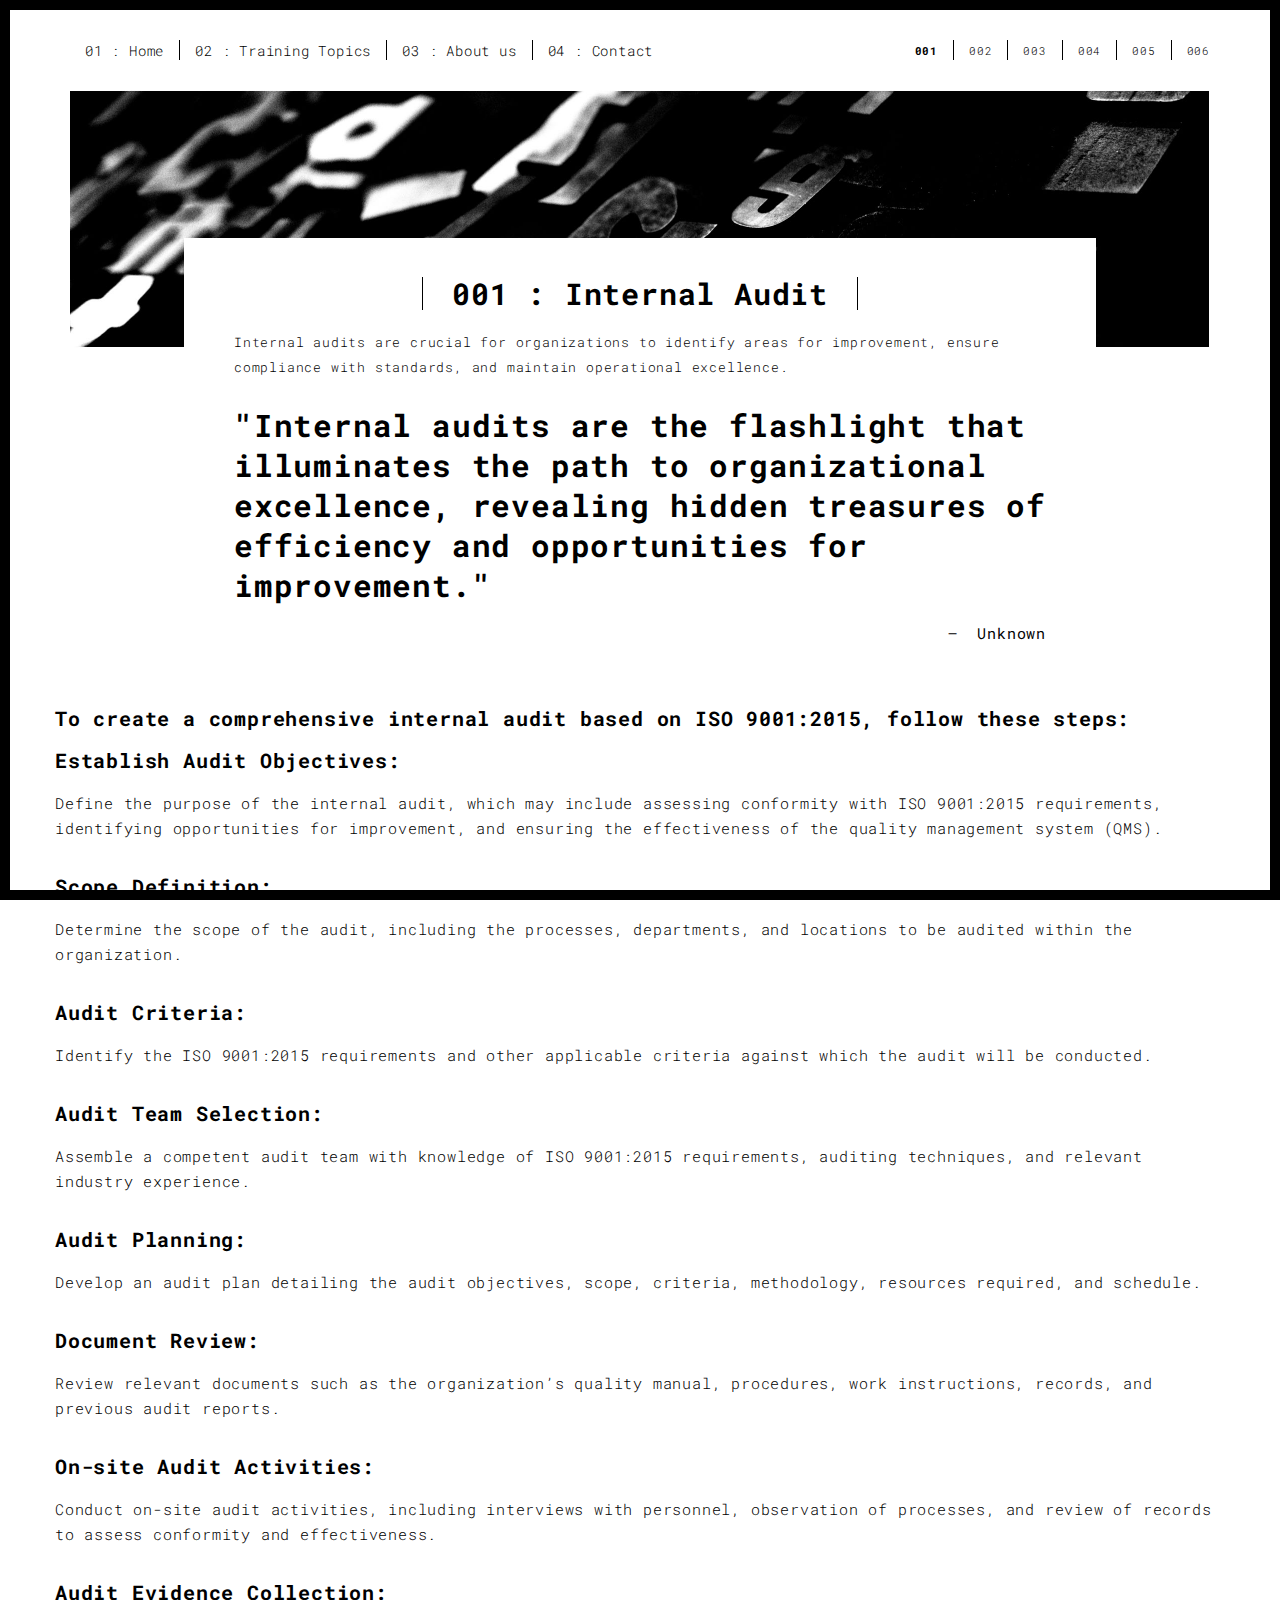
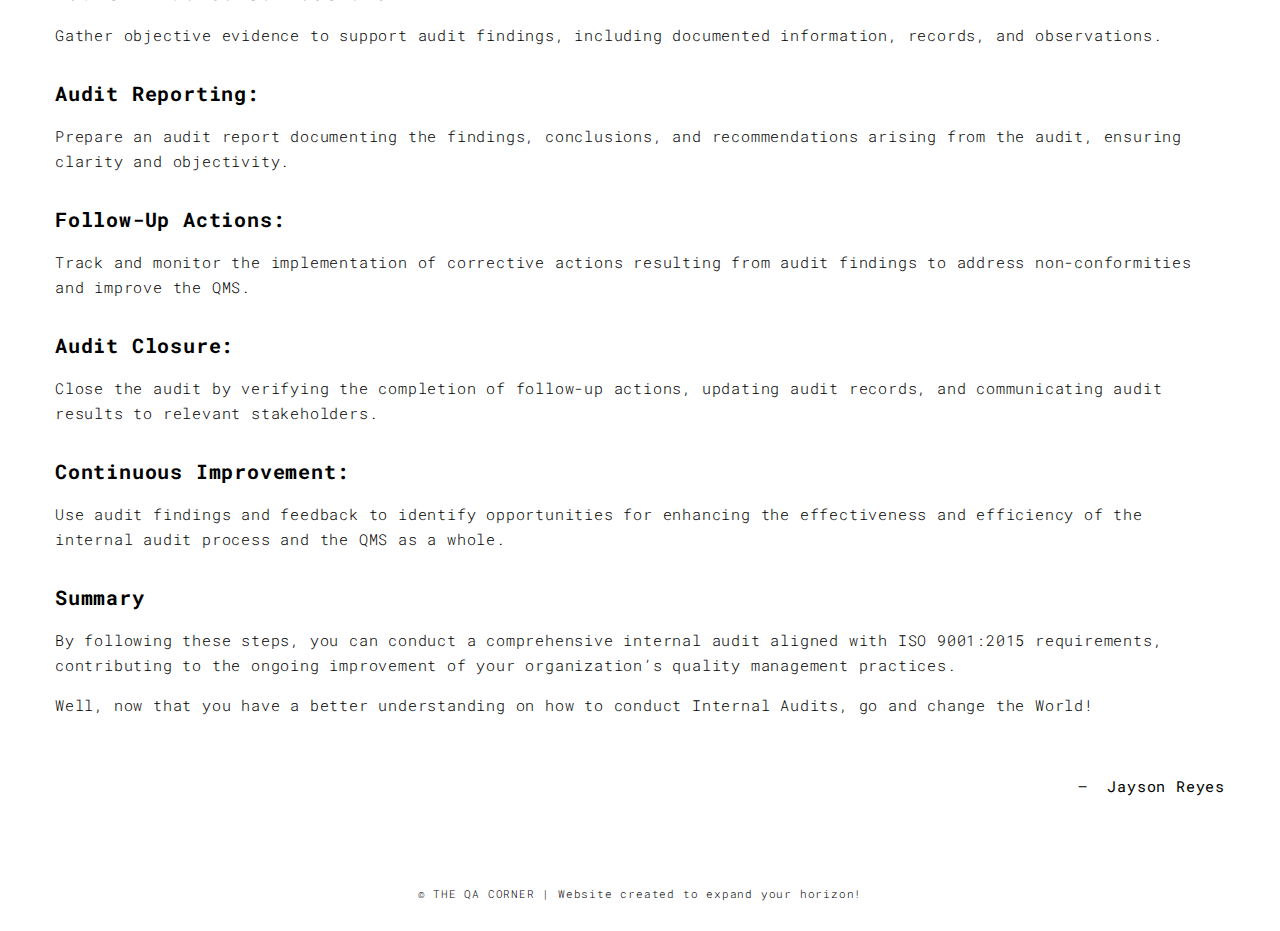
<file: templates/ia.html>
<!DOCTYPE html>
<html lang="en">

<head>
  <meta charset="UTF-8">
  <meta content="IE=edge" http-equiv="X-UA-Compatible">
  <meta content="width=device-width,initial-scale=1" name="viewport">
  <meta content="description" name="description">
  <meta name="google" content="notranslate" />
  <meta content="Mashup templates have been developped by Orson.io team" name="author">

  <!-- Disable tap highlight on IE -->
  <meta name="msapplication-tap-highlight" content="no">
  
  <link rel="apple-touch-icon" sizes="180x180" href="../static/assets/apple-icon-180x180.png">
  <link href="../static/assets/favicon.ico" rel="icon">

  <title>QA Corner</title>  

  <link href="../static/main.3f6952e4.css" rel="stylesheet">
  <link rel="stylesheet" href="../static/style.css">
</head>

<body class="">
<div id="site-border-left"></div>
<div id="site-border-right"></div>
<div id="site-border-top"></div>
<div id="site-border-bottom"></div>
<!-- Add your content of header -->
<header>
  <nav class="navbar  navbar-fixed-top navbar-default">
    <div class="container">
        <button type="button" class="navbar-toggle collapsed" data-toggle="collapse" data-target="#navbar-collapse" aria-expanded="false">
          <span class="sr-only">Toggle navigation</span>
          <span class="icon-bar"></span>
          <span class="icon-bar"></span>
          <span class="icon-bar"></span>
        </button>

      <div class="collapse navbar-collapse" id="navbar-collapse">
        <ul class="nav navbar-nav ">
          <li><a href="./index.html" title="">01 : Home</a></li>
          <li><a href="./works.html" title="">02 : Training Topics</a></li>
          <li><a href="./about.html" title="">03 : About us</a></li>
          <li><a href="./contact.html" title="">04 : Contact</a></li>
        </ul>


          <ul class="nav navbar-nav navbar-right navbar-small visible-md visible-lg">
            <li><a href="./ia.html" title="" class="active">001</a></li>
            <li><a href="./ca.html" title="">002</a></li>
            <li><a href="./rca.html" title="">003</a></li>
            <li><a href="./dc.html" title="">004</a></li>
            <li><a href="./fmea.html" title="">005</a></li>
            <li><a href="./iso.html" title="">006</a></li>
          </ul>


      </div> 
    </div>
  </nav>
</header>
<div class="section-container">
  <div class="container">
    <div class="row">
      <div class="col-xs-12">
        <img src="../static/assets/images/work001-01.jpg" class="img-responsive" alt="">
        <div class="card-container">
          <div class="text-center">
            <h1 class="h2">001 : Internal Audit</h1>
          </div>
          <p class="p-size-title">Internal audits are crucial for organizations to identify areas for improvement, ensure compliance with standards, and maintain operational excellence.</p>

          <blockquote>
            <p>"Internal audits are the flashlight that illuminates the path to organizational excellence, revealing hidden treasures of efficiency and opportunities for improvement."</p>
            <small class="pull-right">Unknown</small>
          </blockquote>
        </div>
      </div>
      <div class="col-md-12 col-md-offset-0 section-container-spacer">
        <div class="row">
          <h3>To create a comprehensive internal audit based on ISO 9001:2015, follow these steps:</h3>
          <h3>Establish Audit Objectives:</h3>
          <p class="p-size-info">Define the purpose of the internal audit, which may include assessing conformity with ISO 9001:2015 requirements, identifying opportunities for improvement, and ensuring the effectiveness of the quality management system (QMS).</p>
        </div>
        <div class="row">
          <h3>Scope Definition:</h3>
          <p class="p-size-info">Determine the scope of the audit, including the processes, departments, and locations to be audited within the organization.</p>
        </div>
        <div class="row">
          <h3>Audit Criteria:</h3>
          <p class="p-size-info">Identify the ISO 9001:2015 requirements and other applicable criteria against which the audit will be conducted.</p>
        </div>
        <div class="row">
          <h3>Audit Team Selection:</h3>
          <p class="p-size-info">Assemble a competent audit team with knowledge of ISO 9001:2015 requirements, auditing techniques, and relevant industry experience.</p>
        </div>
        <div class="row">
          <h3>Audit Planning:</h3>
          <p class="p-size-info">Develop an audit plan detailing the audit objectives, scope, criteria, methodology, resources required, and schedule.</p>
        </div>
        <div class="row">
          <h3>Document Review:</h3>
          <p class="p-size-info">Review relevant documents such as the organization’s quality manual, procedures, work instructions, records, and previous audit reports.</p>
        </div>
        <div class="row">
          <h3>On-site Audit Activities:</h3>
          <p class="p-size-info">Conduct on-site audit activities, including interviews with personnel, observation of processes, and review of records to assess conformity and effectiveness.</p>
        </div>
        <div class="row">
          <h3>Audit Evidence Collection:</h3>
          <p class="p-size-info">Gather objective evidence to support audit findings, including documented information, records, and observations.</p>
        </div>
        <div class="row">
          <h3>Audit Reporting:</h3>
          <p class="p-size-info">Prepare an audit report documenting the findings, conclusions, and recommendations arising from the audit, ensuring clarity and objectivity.</p>
        </div>
        <div class="row">
          <h3>Follow-Up Actions:</h3>
          <p class="p-size-info">Track and monitor the implementation of corrective actions resulting from audit findings to address non-conformities and improve the QMS.</p>
        </div>
        <div class="row">
          <h3>Audit Closure:</h3>
          <p class="p-size-info">Close the audit by verifying the completion of follow-up actions, updating audit records, and communicating audit results to relevant stakeholders.</p>
        </div>
        <div class="row">
          <h3>Continuous Improvement:</h3>
          <p class="p-size-info">Use audit findings and feedback to identify opportunities for enhancing the effectiveness and efficiency of the internal audit process and the QMS as a whole.</p>
        </div>
        <div class="row">
          <h3>Summary</h3>
          <p class="p-size-info">By following these steps, you can conduct a comprehensive internal audit aligned with ISO 9001:2015 requirements, contributing to the ongoing improvement of your organization’s quality management practices.</p>
          <p class="p-size-info">Well, now that you have a better understanding on how to conduct Internal Audits, go and change the World!</p>
        </div>
      </div>

      <blockquote>
        <small class="pull-right">Jayson Reyes</small>
      </blockquote>
      
      <!-- <div class="col-md-8 col-md-offset-2 section-container-spacer">
        <div class="row">
          <div class="col-xs-12 col-md-6">
            <img src="../static/assets/images/work001-02.jpg" class="img-responsive" alt="">
            <p>Menphis skyline</p>
          </div>
          <div class="col-xs-12 col-md-6">
            <img src="../static/assets/images/work001-03.jpg" class="img-responsive" alt="">
            <p>Menphis skyline</p>
          </div>
        </div>
      </div>

      <div class="col-xs-12">
        <img src="../static/assets/images/work001-04.jpg" class="img-responsive" alt="">
      </div> -->

    </div>
  </div>
</div>


<footer class="footer-container text-center">
  <div class="container">
    <div class="row">
      <div class="col-xs-12">
        <p>© THE QA CORNER | Website created to expand your horizon!</p>
      </div>
    </div>
  </div>
</footer>

<script>
  document.addEventListener("DOMContentLoaded", function (event) {
     navActivePage();
  });
</script>

<!-- Google Analytics: change UA-XXXXX-X to be your site's ID 

<script>
  (function (i, s, o, g, r, a, m) {
    i['GoogleAnalyticsObject'] = r; i[r] = i[r] || function () {
      (i[r].q = i[r].q || []).push(arguments)
    }, i[r].l = 1 * new Date(); a = s.createElement(o),
      m = s.getElementsByTagName(o)[0]; a.async = 1; a.src = g; m.parentNode.insertBefore(a, m)
  })(window, document, 'script', '//www.google-analytics.com/analytics.js', 'ga');
  ga('create', 'UA-XXXXX-X', 'auto');
  ga('send', 'pageview');
</script>

--> <script type="text/javascript" src="../static/main.70a66962.js"></script></body>

</html>
</file>
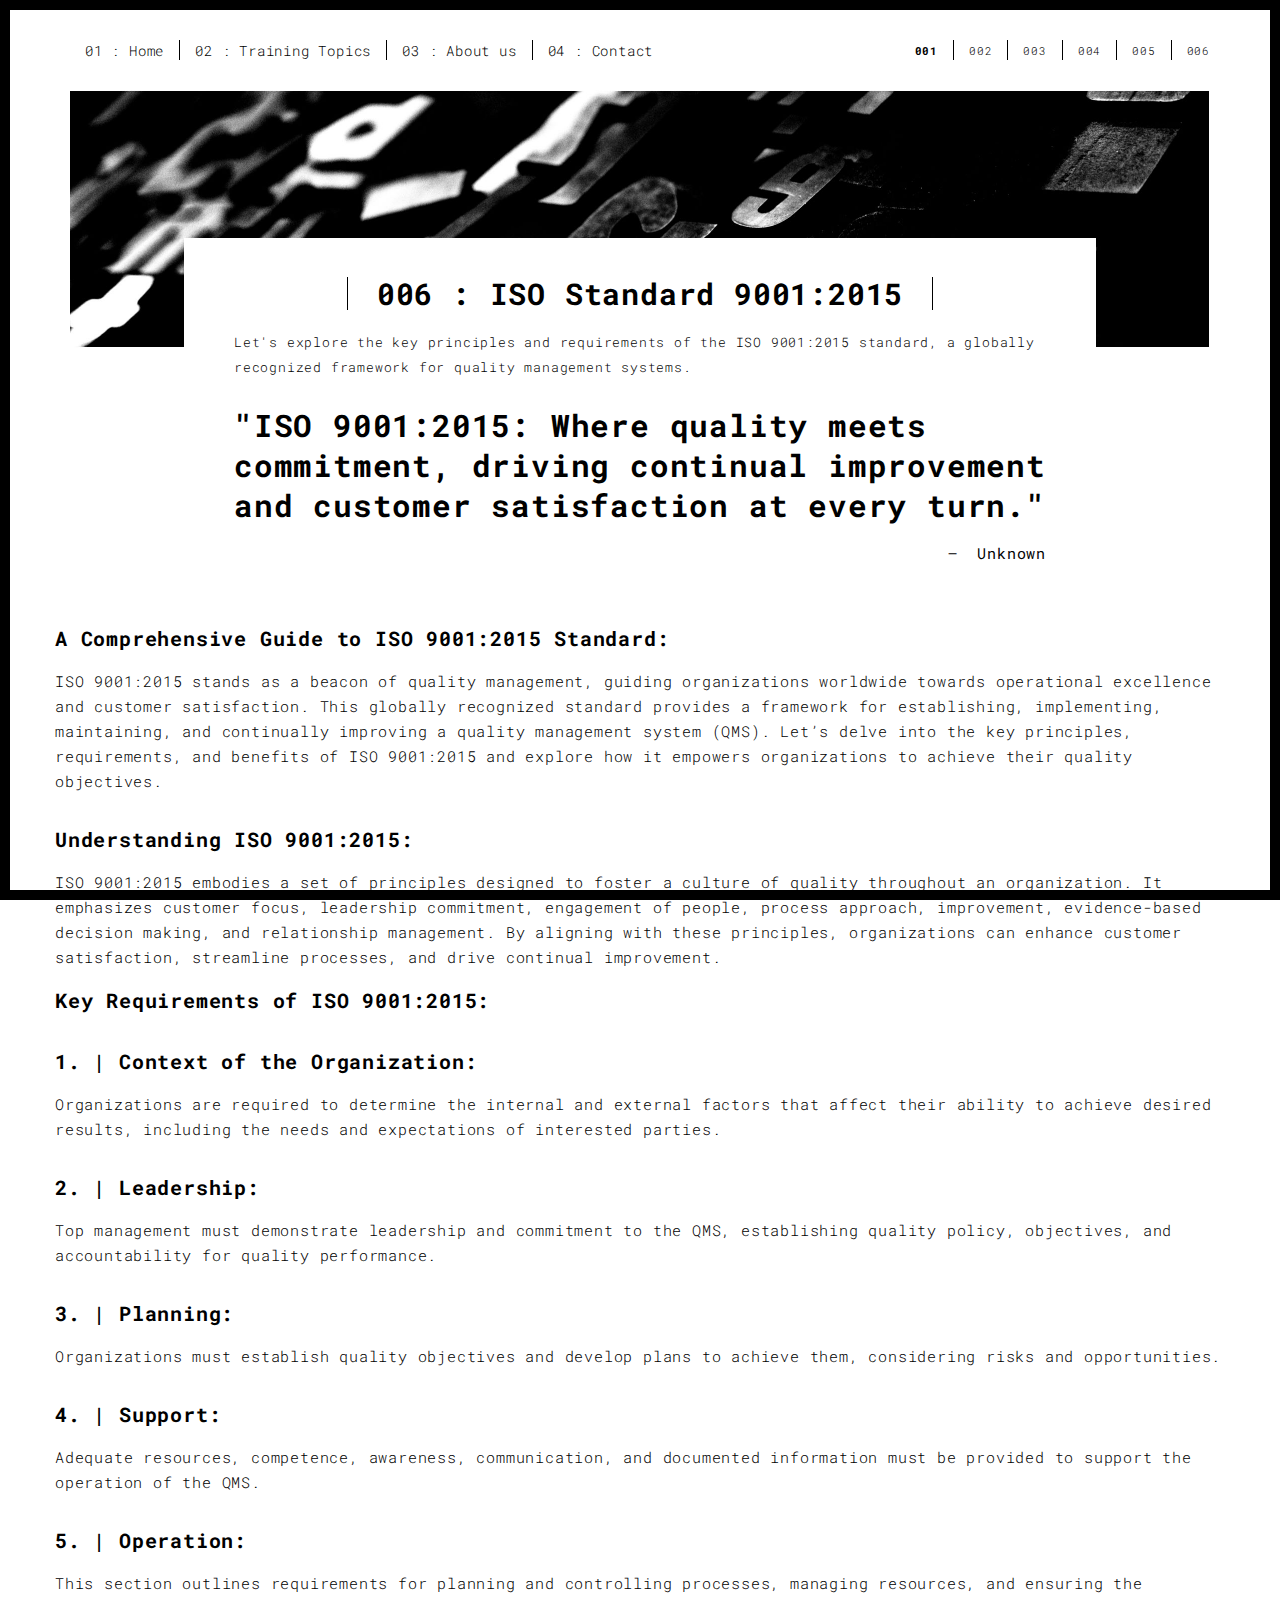
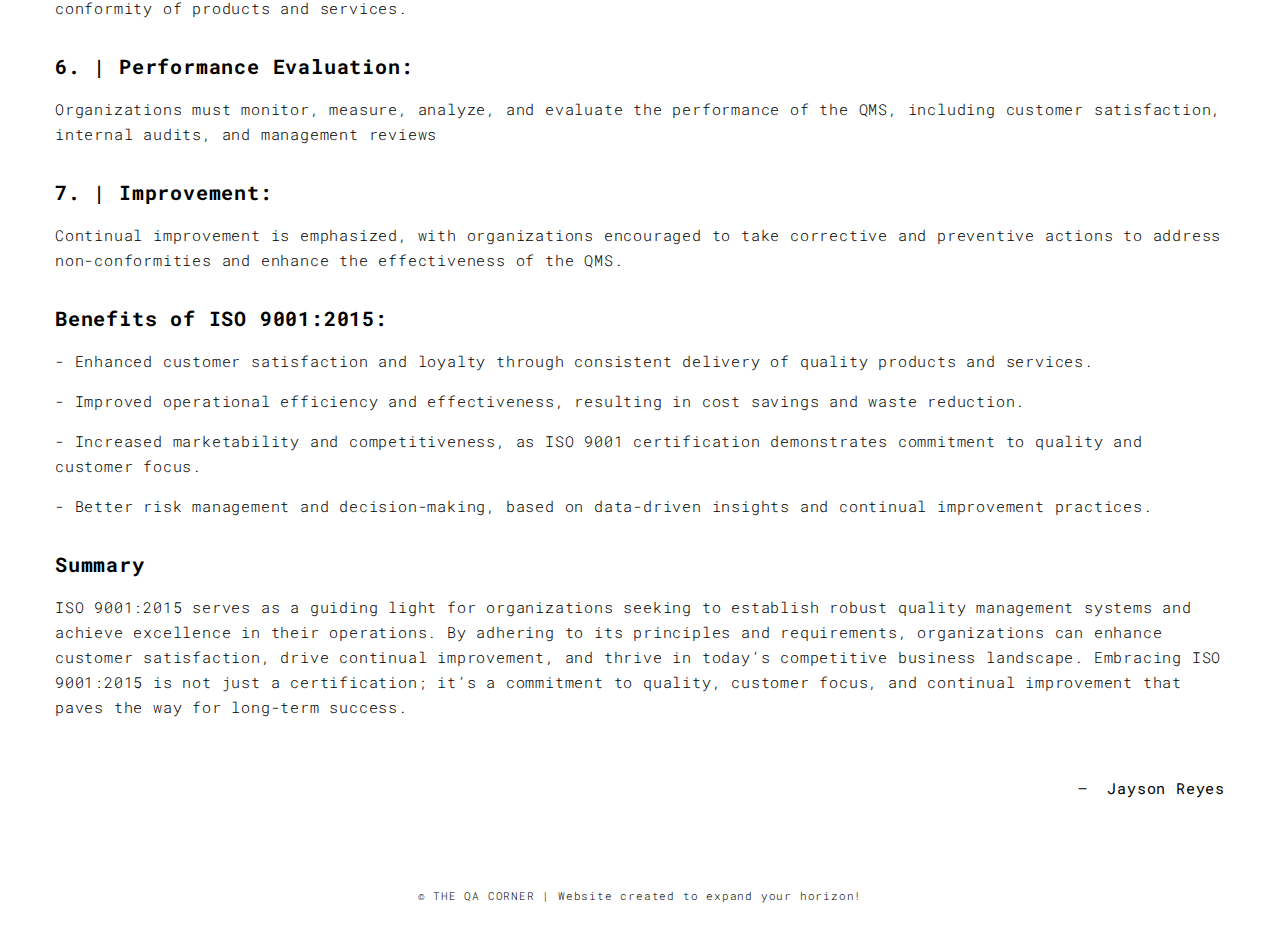
<file: templates/iso.html>
<!DOCTYPE html>
<html lang="en">

<head>
  <meta charset="UTF-8">
  <meta content="IE=edge" http-equiv="X-UA-Compatible">
  <meta content="width=device-width,initial-scale=1" name="viewport">
  <meta content="description" name="description">
  <meta name="google" content="notranslate" />
  <meta content="Mashup templates have been developped by Orson.io team" name="author">

  <!-- Disable tap highlight on IE -->
  <meta name="msapplication-tap-highlight" content="no">
  
  <link rel="apple-touch-icon" sizes="180x180" href="../static/assets/apple-icon-180x180.png">
  <link href="../static/assets/favicon.ico" rel="icon">

  <title>QA Corner</title>  

  <link href="../static/main.3f6952e4.css" rel="stylesheet">
  <link rel="stylesheet" href="../static/style.css">
</head>

<body class="">
<div id="site-border-left"></div>
<div id="site-border-right"></div>
<div id="site-border-top"></div>
<div id="site-border-bottom"></div>
<!-- Add your content of header -->
<header>
  <nav class="navbar  navbar-fixed-top navbar-default">
    <div class="container">
        <button type="button" class="navbar-toggle collapsed" data-toggle="collapse" data-target="#navbar-collapse" aria-expanded="false">
          <span class="sr-only">Toggle navigation</span>
          <span class="icon-bar"></span>
          <span class="icon-bar"></span>
          <span class="icon-bar"></span>
        </button>

      <div class="collapse navbar-collapse" id="navbar-collapse">
        <ul class="nav navbar-nav ">
          <li><a href="./index.html" title="">01 : Home</a></li>
          <li><a href="./works.html" title="">02 : Training Topics</a></li>
          <li><a href="./about.html" title="">03 : About us</a></li>
          <li><a href="./contact.html" title="">04 : Contact</a></li>
        </ul>


          <ul class="nav navbar-nav navbar-right navbar-small visible-md visible-lg">
            <li><a href="./ia.html" title="" class="active">001</a></li>
            <li><a href="./ca.html" title="">002</a></li>
            <li><a href="./rca.html" title="">003</a></li>
            <li><a href="./dc.html" title="">004</a></li>
            <li><a href="./fmea.html" title="">005</a></li>
            <li><a href="./iso.html" title="">006</a></li>
          </ul>


      </div> 
    </div>
  </nav>
</header>
<div class="section-container">
  <div class="container">
    <div class="row">
      <div class="col-xs-12">
        <img src="../static/assets/images/work001-01.jpg" class="img-responsive" alt="">
        <div class="card-container">
          <div class="text-center">
            <h1 class="h2">006 : ISO Standard 9001:2015</h1>
          </div>
          <p class="p-size-title">Let's explore the key principles and requirements of the ISO 9001:2015 standard, a globally recognized framework for quality management systems.</p>

          <blockquote>
            <p>"ISO 9001:2015: Where quality meets commitment, driving continual improvement and customer satisfaction at every turn."</p>
            <small class="pull-right">Unknown</small>
          </blockquote>
        </div>
      </div>
      <div class="col-md-12 col-md-offset-0 section-container-spacer">
        <div class="row">
          <h3>A Comprehensive Guide to ISO 9001:2015 Standard:</h3>
          <p class="p-size-info">ISO 9001:2015 stands as a beacon of quality management, guiding organizations worldwide towards operational excellence and customer satisfaction. This globally recognized standard provides a framework for establishing, implementing, maintaining, and continually improving a quality management system (QMS). Let’s delve into the key principles, requirements, and benefits of ISO 9001:2015 and explore how it empowers organizations to achieve their quality objectives.</p>
        </div>
        <div class="row">
          <h3>Understanding ISO 9001:2015:</h3>
          <p class="p-size-info">ISO 9001:2015 embodies a set of principles designed to foster a culture of quality throughout an organization. It emphasizes customer focus, leadership commitment, engagement of people, process approach, improvement, evidence-based decision making, and relationship management. By aligning with these principles, organizations can enhance customer satisfaction, streamline processes, and drive continual improvement.</p>
          <h3>Key Requirements of ISO 9001:2015:</h3>
        </div>
        <div class="row">
          <h3>1. | Context of the Organization:</h3>
          <p class="p-size-info">Organizations are required to determine the internal and external factors that affect their ability to achieve desired results, including the needs and expectations of interested parties.</p>
        </div>
        <div class="row">
          <h3>2. | Leadership:</h3>
          <p class="p-size-info">Top management must demonstrate leadership and commitment to the QMS, establishing quality policy, objectives, and accountability for quality performance.</p>
        </div>
        <div class="row">
          <h3>3. | Planning:</h3>
          <p class="p-size-info">Organizations must establish quality objectives and develop plans to achieve them, considering risks and opportunities.</p>
        </div>
        <div class="row">
          <h3>4. | Support:</h3>
          <p class="p-size-info">Adequate resources, competence, awareness, communication, and documented information must be provided to support the operation of the QMS.</p>
        </div>
        <div class="row">
          <h3>5. | Operation:</h3>
          <p class="p-size-info">This section outlines requirements for planning and controlling processes, managing resources, and ensuring the conformity of products and services.</p>
        </div>
        <div class="row">
          <h3>6. | Performance Evaluation:</h3>
          <p class="p-size-info">Organizations must monitor, measure, analyze, and evaluate the performance of the QMS, including customer satisfaction, internal audits, and management reviews</p>
        </div>
        <div class="row">
          <h3>7. | Improvement:</h3>
          <p class="p-size-info">Continual improvement is emphasized, with organizations encouraged to take corrective and preventive actions to address non-conformities and enhance the effectiveness of the QMS.</p>
        </div>
        <div class="row">
          <h3>Benefits of ISO 9001:2015:</h3>
          <p class="p-size-info">- Enhanced customer satisfaction and loyalty through consistent delivery of quality products and services.</p>
          <p class="p-size-info">- Improved operational efficiency and effectiveness, resulting in cost savings and waste reduction.</p>
          <p class="p-size-info">- Increased marketability and competitiveness, as ISO 9001 certification demonstrates commitment to quality and customer focus.</p>
          <p class="p-size-info">- Better risk management and decision-making, based on data-driven insights and continual improvement practices.</p>
        </div>
        
        <div class="row">
          <h3>Summary</h3>
          <p class="p-size-info">ISO 9001:2015 serves as a guiding light for organizations seeking to establish robust quality management systems and achieve excellence in their operations. By adhering to its principles and requirements, organizations can enhance customer satisfaction, drive continual improvement, and thrive in today’s competitive business landscape. Embracing ISO 9001:2015 is not just a certification; it’s a commitment to quality, customer focus, and continual improvement that paves the way for long-term success.</p>
          
        </div>
      </div>

      <blockquote>
        <small class="pull-right">Jayson Reyes</small>
      </blockquote>
      
      <!-- <div class="col-md-8 col-md-offset-2 section-container-spacer">
        <div class="row">
          <div class="col-xs-12 col-md-6">
            <img src="../static/assets/images/work001-02.jpg" class="img-responsive" alt="">
            <p>Menphis skyline</p>
          </div>
          <div class="col-xs-12 col-md-6">
            <img src="../static/assets/images/work001-03.jpg" class="img-responsive" alt="">
            <p>Menphis skyline</p>
          </div>
        </div>
      </div>

      <div class="col-xs-12">
        <img src="../static/assets/images/work001-04.jpg" class="img-responsive" alt="">
      </div> -->

    </div>
  </div>
</div>


<footer class="footer-container text-center">
  <div class="container">
    <div class="row">
      <div class="col-xs-12">
        <p>© THE QA CORNER | Website created to expand your horizon!</p>
      </div>
    </div>
  </div>
</footer>

<script>
  document.addEventListener("DOMContentLoaded", function (event) {
     navActivePage();
  });
</script>

<!-- Google Analytics: change UA-XXXXX-X to be your site's ID 

<script>
  (function (i, s, o, g, r, a, m) {
    i['GoogleAnalyticsObject'] = r; i[r] = i[r] || function () {
      (i[r].q = i[r].q || []).push(arguments)
    }, i[r].l = 1 * new Date(); a = s.createElement(o),
      m = s.getElementsByTagName(o)[0]; a.async = 1; a.src = g; m.parentNode.insertBefore(a, m)
  })(window, document, 'script', '//www.google-analytics.com/analytics.js', 'ga');
  ga('create', 'UA-XXXXX-X', 'auto');
  ga('send', 'pageview');
</script>

--> <script type="text/javascript" src="../static/main.70a66962.js"></script></body>

</html>
</file>
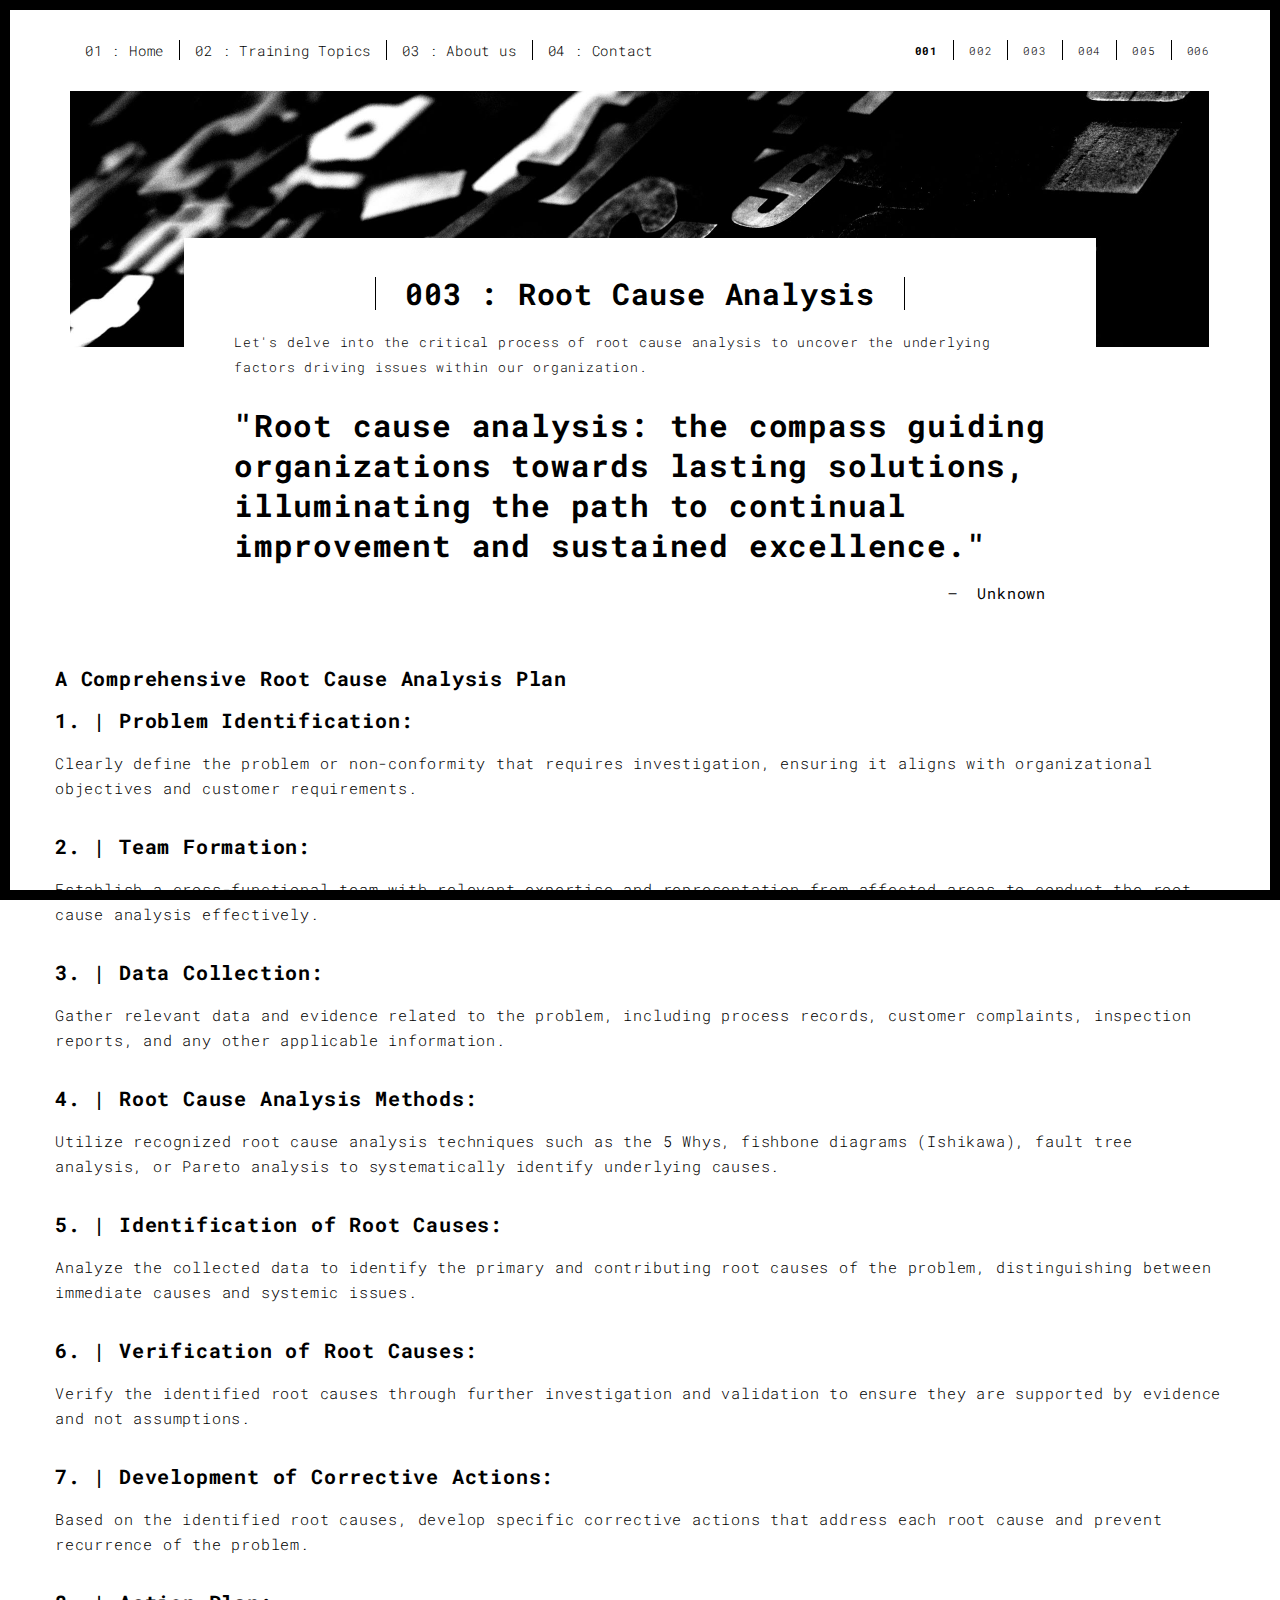
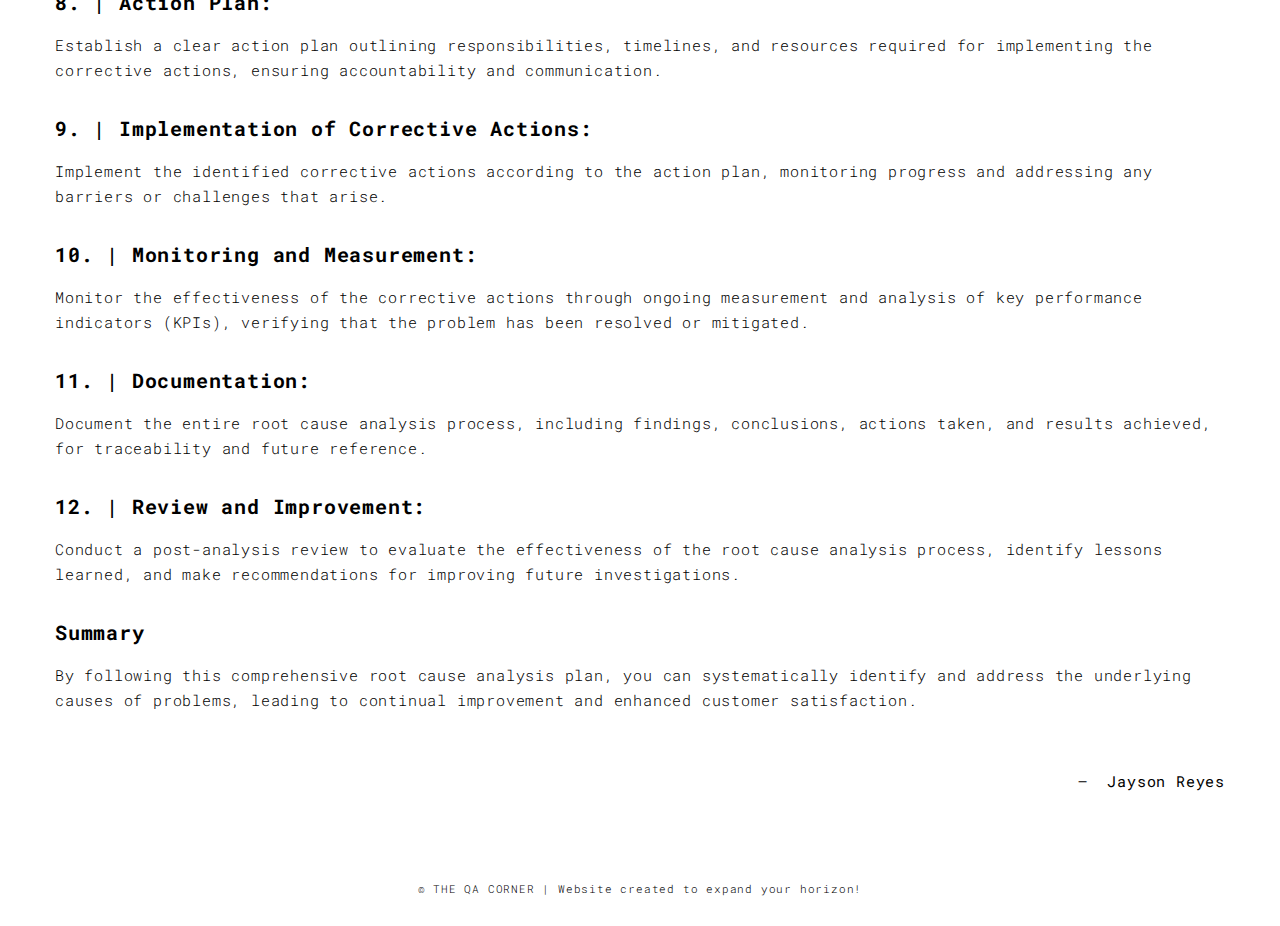
<file: templates/rca.html>
<!DOCTYPE html>
<html lang="en">

<head>
  <meta charset="UTF-8">
  <meta content="IE=edge" http-equiv="X-UA-Compatible">
  <meta content="width=device-width,initial-scale=1" name="viewport">
  <meta content="description" name="description">
  <meta name="google" content="notranslate" />
  <meta content="Mashup templates have been developped by Orson.io team" name="author">

  <!-- Disable tap highlight on IE -->
  <meta name="msapplication-tap-highlight" content="no">
  
  <link rel="apple-touch-icon" sizes="180x180" href="../static/assets/apple-icon-180x180.png">
  <link href="../static/assets/favicon.ico" rel="icon">

  <title>QA Corner</title>  

  <link href="../static/main.3f6952e4.css" rel="stylesheet">
  <link rel="stylesheet" href="../static/style.css">
</head>

<body class="">
<div id="site-border-left"></div>
<div id="site-border-right"></div>
<div id="site-border-top"></div>
<div id="site-border-bottom"></div>
<!-- Add your content of header -->
<header>
  <nav class="navbar  navbar-fixed-top navbar-default">
    <div class="container">
        <button type="button" class="navbar-toggle collapsed" data-toggle="collapse" data-target="#navbar-collapse" aria-expanded="false">
          <span class="sr-only">Toggle navigation</span>
          <span class="icon-bar"></span>
          <span class="icon-bar"></span>
          <span class="icon-bar"></span>
        </button>

      <div class="collapse navbar-collapse" id="navbar-collapse">
        <ul class="nav navbar-nav ">
          <li><a href="./index.html" title="">01 : Home</a></li>
          <li><a href="./works.html" title="">02 : Training Topics</a></li>
          <li><a href="./about.html" title="">03 : About us</a></li>
          <li><a href="./contact.html" title="">04 : Contact</a></li>
        </ul>


          <ul class="nav navbar-nav navbar-right navbar-small visible-md visible-lg">
            <li><a href="./ia.html" title="" class="active">001</a></li>
            <li><a href="./ca.html" title="">002</a></li>
            <li><a href="./rca.html" title="">003</a></li>
            <li><a href="./dc.html" title="">004</a></li>
            <li><a href="./fmea.html" title="">005</a></li>
            <li><a href="./iso.html" title="">006</a></li>
          </ul>


      </div> 
    </div>
  </nav>
</header>
<div class="section-container">
  <div class="container">
    <div class="row">
      <div class="col-xs-12">
        <img src="../static/assets/images/work001-01.jpg" class="img-responsive" alt="">
        <div class="card-container">
          <div class="text-center">
            <h1 class="h2">003 : Root Cause Analysis</h1>
          </div>
          <p class="p-size-title">Let's delve into the critical process of root cause analysis to uncover the underlying factors driving issues within our organization.</p>

          <blockquote>
            <p>"Root cause analysis: the compass guiding organizations towards lasting solutions, illuminating the path to continual improvement and sustained excellence."</p>
            <small class="pull-right">Unknown</small>
          </blockquote>
        </div>
      </div>
      <div class="col-md-12 col-md-offset-0 section-container-spacer">
        <div class="row">
          <h3>A Comprehensive Root Cause Analysis Plan</h3>
          <h3>1. | Problem Identification:</h3>
          <p class="p-size-info">Clearly define the problem or non-conformity that requires investigation, ensuring it aligns with organizational objectives and customer requirements.</p>
        </div>
        <div class="row">
          <h3>2. | Team Formation:</h3>
          <p class="p-size-info">Establish a cross-functional team with relevant expertise and representation from affected areas to conduct the root cause analysis effectively.</p>
        </div>
        <div class="row">
          <h3>3. | Data Collection:</h3>
          <p class="p-size-info">Gather relevant data and evidence related to the problem, including process records, customer complaints, inspection reports, and any other applicable information.</p>
        </div>
        <div class="row">
          <h3>4. | Root Cause Analysis Methods:</h3>
          <p class="p-size-info">Utilize recognized root cause analysis techniques such as the 5 Whys, fishbone diagrams (Ishikawa), fault tree analysis, or Pareto analysis to systematically identify underlying causes.</p>
        </div>
        <div class="row">
          <h3>5. | Identification of Root Causes:</h3>
          <p class="p-size-info">Analyze the collected data to identify the primary and contributing root causes of the problem, distinguishing between immediate causes and systemic issues.</p>
        </div>
        <div class="row">
          <h3>6. | Verification of Root Causes:</h3>
          <p class="p-size-info">Verify the identified root causes through further investigation and validation to ensure they are supported by evidence and not assumptions.</p>
        </div>
        <div class="row">
          <h3>7. | Development of Corrective Actions:</h3>
          <p class="p-size-info">Based on the identified root causes, develop specific corrective actions that address each root cause and prevent recurrence of the problem.</p>
        </div>
        <div class="row">
          <h3>8. | Action Plan:</h3>
          <p class="p-size-info">Establish a clear action plan outlining responsibilities, timelines, and resources required for implementing the corrective actions, ensuring accountability and communication.</p>
        </div>
        <div class="row">
          <h3>9. | Implementation of Corrective Actions:</h3>
          <p class="p-size-info">Implement the identified corrective actions according to the action plan, monitoring progress and addressing any barriers or challenges that arise.</p>
        </div>
        <div class="row">
          <h3>10. | Monitoring and Measurement:</h3>
          <p class="p-size-info">Monitor the effectiveness of the corrective actions through ongoing measurement and analysis of key performance indicators (KPIs), verifying that the problem has been resolved or mitigated.</p>
        </div>
        <div class="row">
          <h3>11. | Documentation:</h3>
          <p class="p-size-info">Document the entire root cause analysis process, including findings, conclusions, actions taken, and results achieved, for traceability and future reference.</p>
        </div>
        <div class="row">
          <h3>12. | Review and Improvement:</h3>
          <p class="p-size-info">Conduct a post-analysis review to evaluate the effectiveness of the root cause analysis process, identify lessons learned, and make recommendations for improving future investigations.</p>
        </div>
        <div class="row">
          <h3>Summary</h3>
          <p class="p-size-info">By following this comprehensive root cause analysis plan, you can systematically identify and address the underlying causes of problems, leading to continual improvement and enhanced customer satisfaction.</p>
        </div>
      </div>

      <blockquote>
        <small class="pull-right">Jayson Reyes</small>
      </blockquote>
      
      <!-- <div class="col-md-8 col-md-offset-2 section-container-spacer">
        <div class="row">
          <div class="col-xs-12 col-md-6">
            <img src="../static/assets/images/work001-02.jpg" class="img-responsive" alt="">
            <p>Menphis skyline</p>
          </div>
          <div class="col-xs-12 col-md-6">
            <img src="../static/assets/images/work001-03.jpg" class="img-responsive" alt="">
            <p>Menphis skyline</p>
          </div>
        </div>
      </div>

      <div class="col-xs-12">
        <img src="../static/assets/images/work001-04.jpg" class="img-responsive" alt="">
      </div> -->

    </div>
  </div>
</div>


<footer class="footer-container text-center">
  <div class="container">
    <div class="row">
      <div class="col-xs-12">
        <p>© THE QA CORNER | Website created to expand your horizon!</p>
      </div>
    </div>
  </div>
</footer>

<script>
  document.addEventListener("DOMContentLoaded", function (event) {
     navActivePage();
  });
</script>

<!-- Google Analytics: change UA-XXXXX-X to be your site's ID 

<script>
  (function (i, s, o, g, r, a, m) {
    i['GoogleAnalyticsObject'] = r; i[r] = i[r] || function () {
      (i[r].q = i[r].q || []).push(arguments)
    }, i[r].l = 1 * new Date(); a = s.createElement(o),
      m = s.getElementsByTagName(o)[0]; a.async = 1; a.src = g; m.parentNode.insertBefore(a, m)
  })(window, document, 'script', '//www.google-analytics.com/analytics.js', 'ga');
  ga('create', 'UA-XXXXX-X', 'auto');
  ga('send', 'pageview');
</script>

--> <script type="text/javascript" src="../static/main.70a66962.js"></script></body>

</html>
</file>
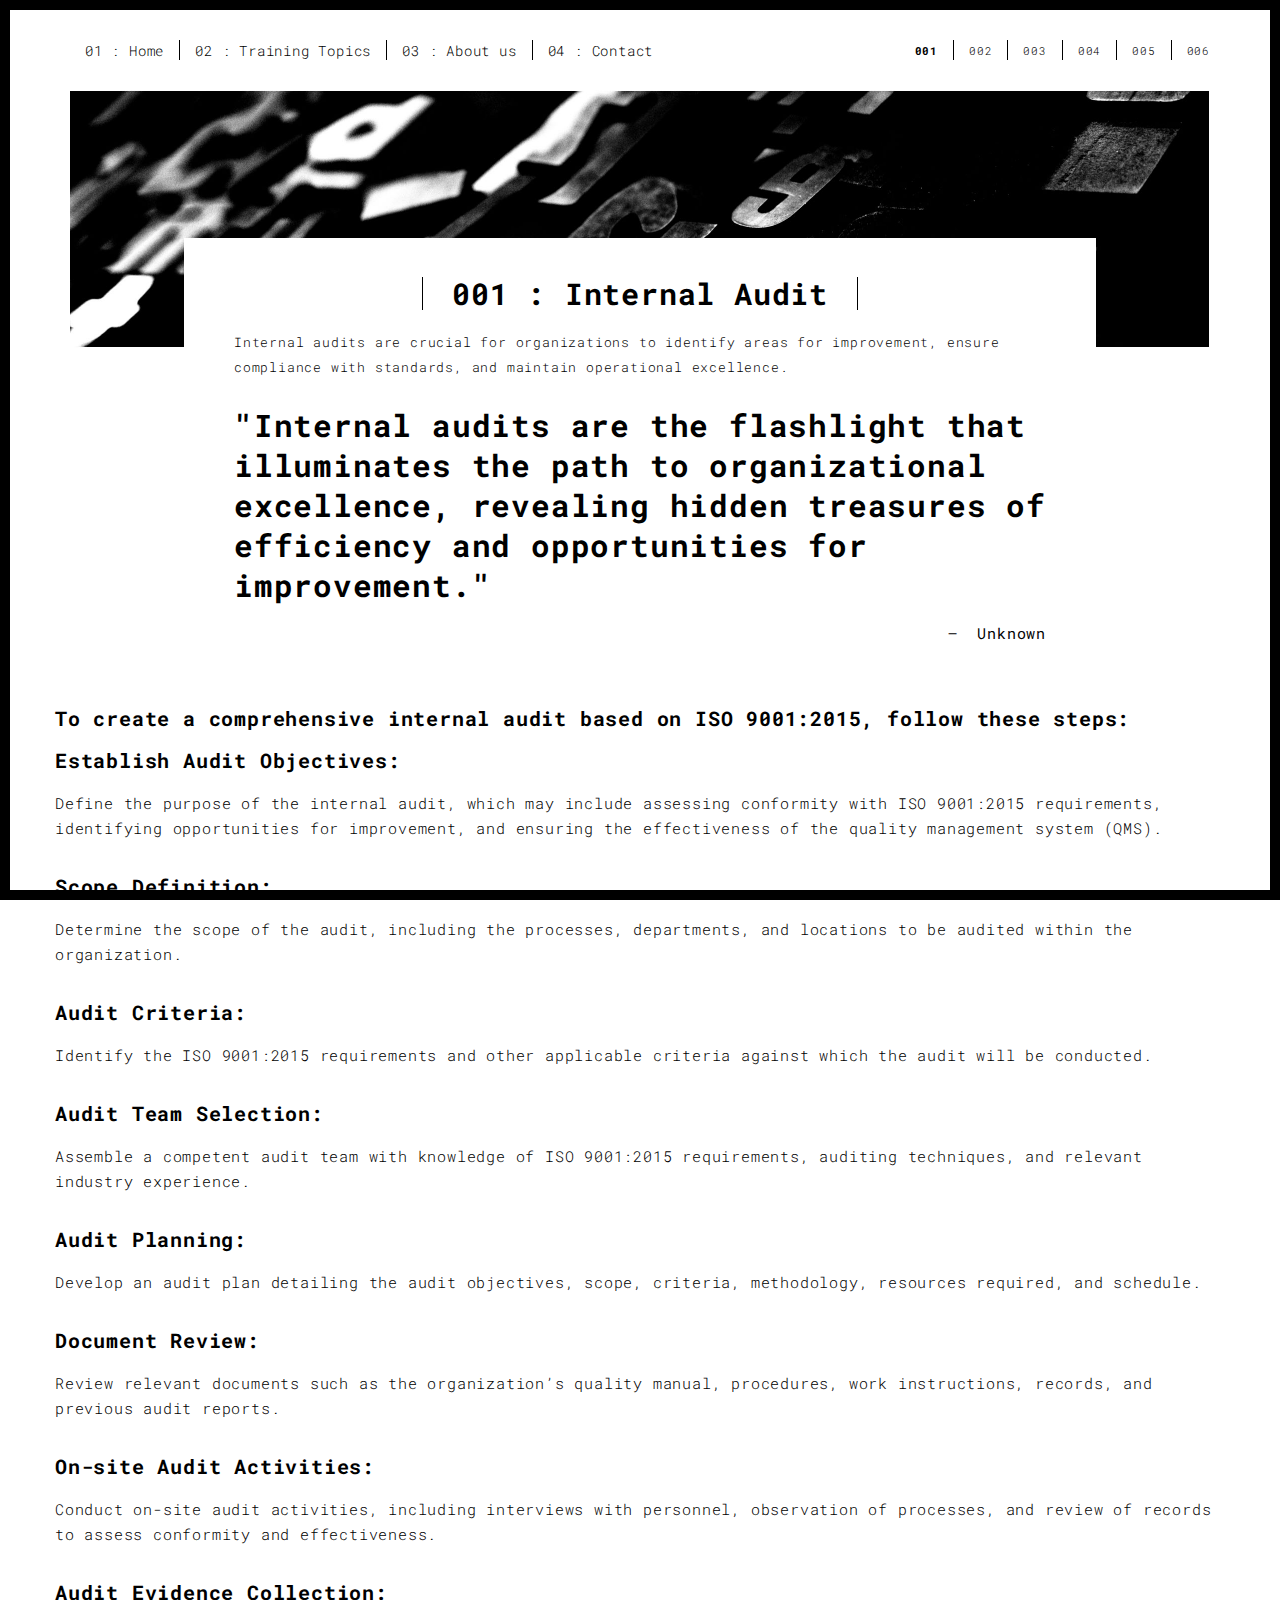
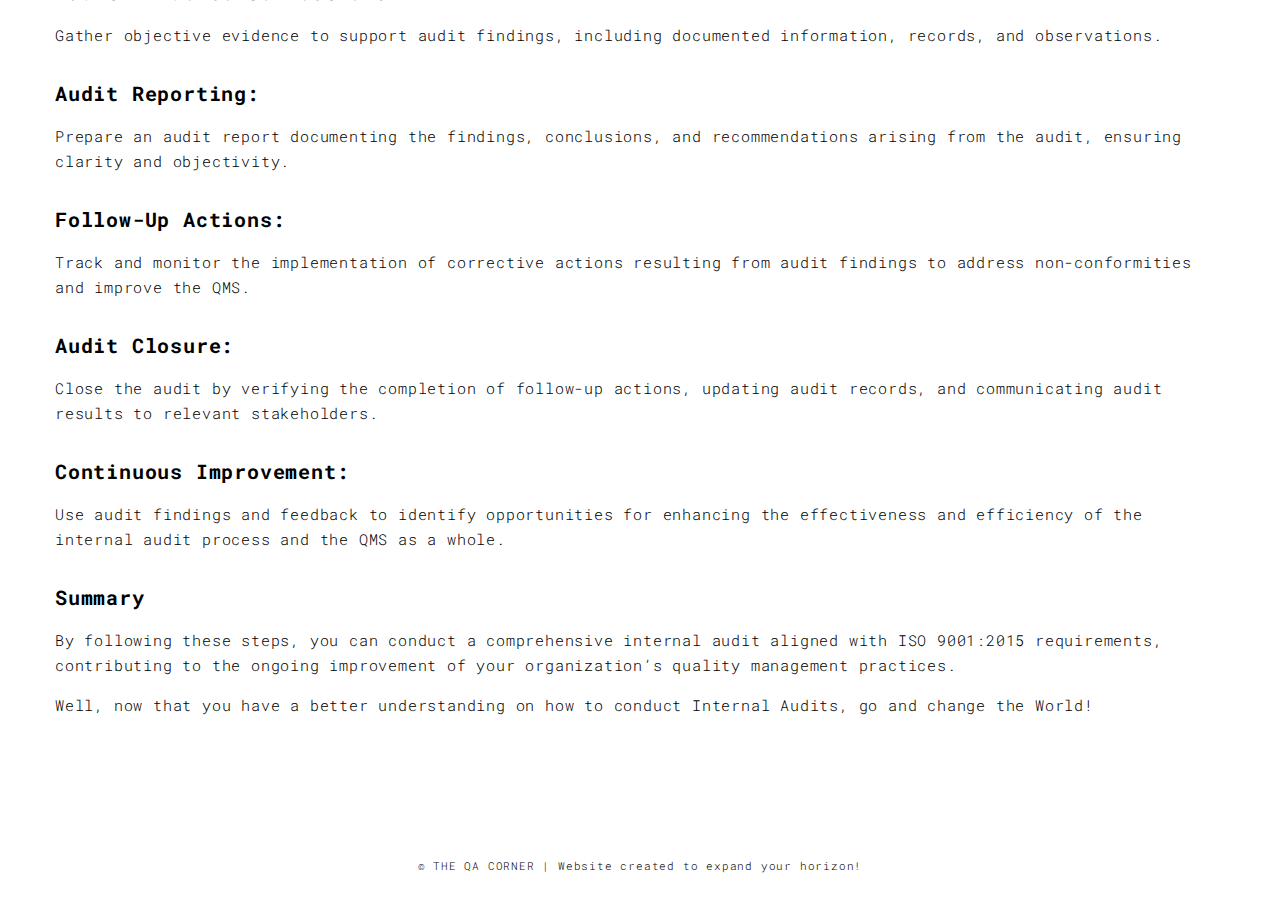
<file: templates/work.html>
<!DOCTYPE html>
<html lang="en">

<head>
  <meta charset="UTF-8">
  <meta content="IE=edge" http-equiv="X-UA-Compatible">
  <meta content="width=device-width,initial-scale=1" name="viewport">
  <meta content="description" name="description">
  <meta name="google" content="notranslate" />
  <meta content="Mashup templates have been developped by Orson.io team" name="author">

  <!-- Disable tap highlight on IE -->
  <meta name="msapplication-tap-highlight" content="no">
  
  <link rel="apple-touch-icon" sizes="180x180" href="../static/assets/apple-icon-180x180.png">
  <link href="../static/assets/favicon.ico" rel="icon">

  <title>QA Corner</title>  

  <link href="../static/main.3f6952e4.css" rel="stylesheet">
  <link rel="stylesheet" href="../static/style.css">
</head>

<body class="">
<div id="site-border-left"></div>
<div id="site-border-right"></div>
<div id="site-border-top"></div>
<div id="site-border-bottom"></div>
<!-- Add your content of header -->
<header>
  <nav class="navbar  navbar-fixed-top navbar-default">
    <div class="container">
        <button type="button" class="navbar-toggle collapsed" data-toggle="collapse" data-target="#navbar-collapse" aria-expanded="false">
          <span class="sr-only">Toggle navigation</span>
          <span class="icon-bar"></span>
          <span class="icon-bar"></span>
          <span class="icon-bar"></span>
        </button>

      <div class="collapse navbar-collapse" id="navbar-collapse">
        <ul class="nav navbar-nav ">
          <li><a href="./index.html" title="">01 : Home</a></li>
          <li><a href="./works.html" title="">02 : Training Topics</a></li>
          <li><a href="./about.html" title="">03 : About us</a></li>
          <li><a href="./contact.html" title="">04 : Contact</a></li>
        </ul>


          <ul class="nav navbar-nav navbar-right navbar-small visible-md visible-lg">
            <li><a href="./index.html" title="" class="active">001</a></li>
            <li><a href="./index.html" title="">002</a></li>
            <li><a href="./index.html" title="">003</a></li>
            <li><a href="./index.html" title="">004</a></li>
            <li><a href="./index.html" title="">005</a></li>
            <li><a href="./index.html" title="">006</a></li>
          </ul>


      </div> 
    </div>
  </nav>
</header>
<div class="section-container">
  <div class="container">
    <div class="row">
      <div class="col-xs-12">
        <img src="../static/assets/images/work001-01.jpg" class="img-responsive" alt="">
        <div class="card-container">
          <div class="text-center">
            <h1 class="h2">001 : Internal Audit</h1>
          </div>
          <p class="p-size-title">Internal audits are crucial for organizations to identify areas for improvement, ensure compliance with standards, and maintain operational excellence.</p>

          <blockquote>
            <p>"Internal audits are the flashlight that illuminates the path to organizational excellence, revealing hidden treasures of efficiency and opportunities for improvement."</p>
            <small class="pull-right">Unknown</small>
          </blockquote>
        </div>
      </div>
      <div class="col-md-12 col-md-offset-0 section-container-spacer">
        <div class="row">
          <h3>To create a comprehensive internal audit based on ISO 9001:2015, follow these steps:</h3>
          <h3>Establish Audit Objectives:</h3>
          <p class="p-size-info">Define the purpose of the internal audit, which may include assessing conformity with ISO 9001:2015 requirements, identifying opportunities for improvement, and ensuring the effectiveness of the quality management system (QMS).</p>
        </div>
        <div class="row">
          <h3>Scope Definition:</h3>
          <p class="p-size-info">Determine the scope of the audit, including the processes, departments, and locations to be audited within the organization.</p>
        </div>
        <div class="row">
          <h3>Audit Criteria:</h3>
          <p class="p-size-info">Identify the ISO 9001:2015 requirements and other applicable criteria against which the audit will be conducted.</p>
        </div>
        <div class="row">
          <h3>Audit Team Selection:</h3>
          <p class="p-size-info">Assemble a competent audit team with knowledge of ISO 9001:2015 requirements, auditing techniques, and relevant industry experience.</p>
        </div>
        <div class="row">
          <h3>Audit Planning:</h3>
          <p class="p-size-info">Develop an audit plan detailing the audit objectives, scope, criteria, methodology, resources required, and schedule.</p>
        </div>
        <div class="row">
          <h3>Document Review:</h3>
          <p class="p-size-info">Review relevant documents such as the organization’s quality manual, procedures, work instructions, records, and previous audit reports.</p>
        </div>
        <div class="row">
          <h3>On-site Audit Activities:</h3>
          <p class="p-size-info">Conduct on-site audit activities, including interviews with personnel, observation of processes, and review of records to assess conformity and effectiveness.</p>
        </div>
        <div class="row">
          <h3>Audit Evidence Collection:</h3>
          <p class="p-size-info">Gather objective evidence to support audit findings, including documented information, records, and observations.</p>
        </div>
        <div class="row">
          <h3>Audit Reporting:</h3>
          <p class="p-size-info">Prepare an audit report documenting the findings, conclusions, and recommendations arising from the audit, ensuring clarity and objectivity.</p>
        </div>
        <div class="row">
          <h3>Follow-Up Actions:</h3>
          <p class="p-size-info">Track and monitor the implementation of corrective actions resulting from audit findings to address non-conformities and improve the QMS.</p>
        </div>
        <div class="row">
          <h3>Audit Closure:</h3>
          <p class="p-size-info">Close the audit by verifying the completion of follow-up actions, updating audit records, and communicating audit results to relevant stakeholders.</p>
        </div>
        <div class="row">
          <h3>Continuous Improvement:</h3>
          <p class="p-size-info">Use audit findings and feedback to identify opportunities for enhancing the effectiveness and efficiency of the internal audit process and the QMS as a whole.</p>
        </div>
        <div class="row">
          <h3>Summary</h3>
          <p class="p-size-info">By following these steps, you can conduct a comprehensive internal audit aligned with ISO 9001:2015 requirements, contributing to the ongoing improvement of your organization’s quality management practices.</p>
          <p class="p-size-info">Well, now that you have a better understanding on how to conduct Internal Audits, go and change the World!</p>
        </div>
      </div>

      
      
      <!-- <div class="col-md-8 col-md-offset-2 section-container-spacer">
        <div class="row">
          <div class="col-xs-12 col-md-6">
            <img src="../static/assets/images/work001-02.jpg" class="img-responsive" alt="">
            <p>Menphis skyline</p>
          </div>
          <div class="col-xs-12 col-md-6">
            <img src="../static/assets/images/work001-03.jpg" class="img-responsive" alt="">
            <p>Menphis skyline</p>
          </div>
        </div>
      </div>

      <div class="col-xs-12">
        <img src="../static/assets/images/work001-04.jpg" class="img-responsive" alt="">
      </div> -->

    </div>
  </div>
</div>


<footer class="footer-container text-center">
  <div class="container">
    <div class="row">
      <div class="col-xs-12">
        <p>© THE QA CORNER | Website created to expand your horizon!</p>
      </div>
    </div>
  </div>
</footer>

<script>
  document.addEventListener("DOMContentLoaded", function (event) {
     navActivePage();
  });
</script>

<!-- Google Analytics: change UA-XXXXX-X to be your site's ID 

<script>
  (function (i, s, o, g, r, a, m) {
    i['GoogleAnalyticsObject'] = r; i[r] = i[r] || function () {
      (i[r].q = i[r].q || []).push(arguments)
    }, i[r].l = 1 * new Date(); a = s.createElement(o),
      m = s.getElementsByTagName(o)[0]; a.async = 1; a.src = g; m.parentNode.insertBefore(a, m)
  })(window, document, 'script', '//www.google-analytics.com/analytics.js', 'ga');
  ga('create', 'UA-XXXXX-X', 'auto');
  ga('send', 'pageview');
</script>

--> <script type="text/javascript" src="../static/main.70a66962.js"></script></body>

</html>
</file>
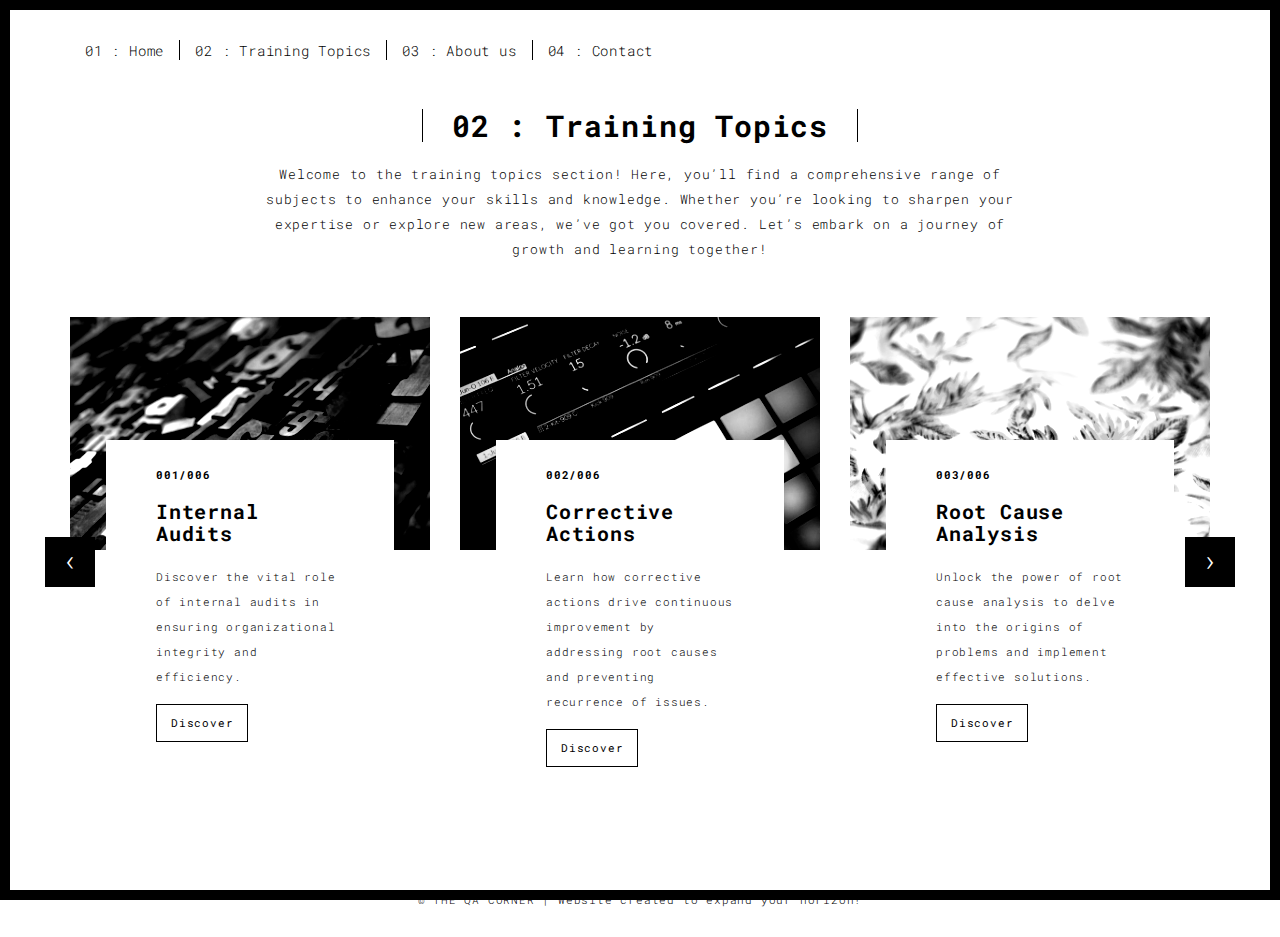
<file: templates/works.html>
<!DOCTYPE html>
<html lang="en">

<head>
  <meta charset="UTF-8">
  <meta content="IE=edge" http-equiv="X-UA-Compatible">
  <meta content="width=device-width,initial-scale=1" name="viewport">
  <meta content="description" name="description">
  <meta name="google" content="notranslate" />
  <meta content="Mashup templates have been developped by Orson.io team" name="author">

  <!-- Disable tap highlight on IE -->
  <meta name="msapplication-tap-highlight" content="no">
  
  <link rel="apple-touch-icon" sizes="180x180" href="../static/assets/apple-icon-180x180.png">
  <link href="../static/assets/favicon.ico" rel="icon">

  <title>QA Corner</title>  

<link href="../static/main.3f6952e4.css" rel="stylesheet"></head>
<link rel="stylesheet" href="../static/style.css">

<body class="">
<div id="site-border-left"></div>
<div id="site-border-right"></div>
<div id="site-border-top"></div>
<div id="site-border-bottom"></div>
 <!-- Add your content of header -->
<header>
  <nav class="navbar  navbar-fixed-top navbar-default">
    <div class="container">
        <button type="button" class="navbar-toggle collapsed" data-toggle="collapse" data-target="#navbar-collapse" aria-expanded="false">
          <span class="sr-only">Toggle navigation</span>
          <span class="icon-bar"></span>
          <span class="icon-bar"></span>
          <span class="icon-bar"></span>
        </button>

      <div class="collapse navbar-collapse" id="navbar-collapse">
        <ul class="nav navbar-nav ">
          <li><a href="./index.html" title="">01 : Home</a></li>
          <li><a href="./works.html" title="">02 : Training Topics</a></li>
          <li><a href="./about.html" title="">03 : About us</a></li>
          <li><a href="./contact.html" title="">04 : Contact</a></li>
        </ul>


      </div> 
    </div>
  </nav>
</header>

<div class="section-container">
  <div class="container">
    <div class="row">
      
      <div class="col-sm-8 col-sm-offset-2 section-container-spacer">
        <div class="text-center">
          <h1 class="h2">02 : Training Topics</h1>
          <p class="p-size-title">Welcome to the training topics section! Here, you’ll find a comprehensive range of subjects to enhance your skills and knowledge. Whether you’re looking to sharpen your expertise or explore new areas, we’ve got you covered. Let’s embark on a journey of growth and learning together!</p>
        </div>
      </div>

      <div class="col-md-12">
     
      <div id="myCarousel" class="carousel slide projects-carousel">
        <!-- Carousel items -->
        <div class="carousel-inner">
            <div class="item active">
                <div class="row">
                    <div class="col-sm-4">

                      <a href="./ia.html" title="" class="black-image-project-hover">
                        <img src="../static/assets/images/work01-hover.jpg" alt="" class="img-responsive">
                      </a>
                      <div class="card-container card-container-lg">
                        <h4>001/006</h4>
                        <h3>Internal Audits</h3>
                        <p>Discover the vital role of internal audits in ensuring organizational integrity and efficiency.</p>
                        <a href="./ia.html" title="" class="btn btn-default">Discover</a>
                      </div>
                    </div>
                    <div class="col-sm-4">
                      <a href="./ca.html" title="" class="black-image-project-hover">
                        <img src="../static/assets/images/work02-hover.jpg" alt="" class="img-responsive">
                      </a>
                      <div class="card-container card-container-lg">
                        <h4>002/006</h4>
                        <h3>Corrective Actions</h3>
                        <p>Learn how corrective actions drive continuous improvement by addressing root causes and preventing recurrence of issues.</p>
                        <a href="./ca.html" title="" class="btn btn-default">Discover</a>
                      </div>
                    </div>
                    <div class="col-sm-4">
                      <a href="./rca.html" title="" class="black-image-project-hover">
                        <img src="../static/assets/images/work03-hover.jpg" alt="" class="img-responsive">
                      </a>
                      <div class="card-container card-container-lg">
                        <h4>003/006</h4>
                        <h3>Root Cause Analysis</h3>
                        <p>Unlock the power of root cause analysis to delve into the origins of problems and implement effective solutions.</p>
                        <a href="./rca.html" title="" class="btn btn-default">Discover</a>
                      </div>
                    </div>
                    
                </div>
                <!--/row-->
            </div>
            <!--/item-->
            <div class="item">
                <div class="row">
                  <div class="col-sm-4">
                    <a href="./dc.html" class="black-image-project-hover">
                      <img src="../static/assets/images/work02-hover.jpg" alt="Image" class="img-responsive">
                    </a>
                    <div class="card-container">
                      <h4>004/006</h4>
                      <h3>Document Control</h3>
                      <p>The meticulous management of organizational information for accuracy and compliance.</p>
                      <a href="./dc.html" class="btn btn-default">Discover</a>
                    </div>
                  </div>
                   <div class="col-sm-4">
                      <a href="./fmea.html" class="black-image-project-hover">
                        <img src="../static/assets/images/work01-hover.jpg" alt="Image" class="img-responsive">
                      </a>
                      <div class="card-container">
                        <h4>005/006</h4>
                        <h3>Failure Mode Effect Analysis</h3>
                        <p>A proactive approach to identifying and mitigating potential failures within processes or products.</p>
                        <a href="./fmea.html" class="btn btn-default">Discover</a>
                      </div>
                    </div>
                    
                    <div class="col-sm-4">
                      <a href="./iso.html" class="black-image-project-hover">
                        <img src="../static/assets/images/work03-hover.jpg" alt="Image" class="img-responsive">
                      </a>
                      <div class="card-container">
                        <h4>006/006</h4>
                        <h3>ISO Standard 9001:2015</h3>
                        <p>The globally recognized standard for quality management systems.</p>
                        <a href="./iso.html" class="btn btn-default">Discover</a>
                      </div>
                    </div>
                    
                </div>
                <!--/row-->
            </div>
            
            <!--/item-->
        </div>
        <!--/carousel-inner--> 
        <a class="left carousel-control" href="#myCarousel" data-slide="prev">‹</a>

        <a class="right carousel-control" href="#myCarousel" data-slide="next">›</a>
     </div>



    <!--/myCarousel-->
    </div>



    </div>
  </div>
</div>


<footer class="footer-container text-center">
  <div class="container">
    <div class="row">
      <div class="col-xs-12">
        <p>© THE QA CORNER | Website created to expand your horizon!</p>
      </div>
    </div>
  </div>
</footer>

<script>
  document.addEventListener("DOMContentLoaded", function (event) {
     navActivePage();
  });
</script>

<!-- Google Analytics: change UA-XXXXX-X to be your site's ID 

<script>
  (function (i, s, o, g, r, a, m) {
    i['GoogleAnalyticsObject'] = r; i[r] = i[r] || function () {
      (i[r].q = i[r].q || []).push(arguments)
    }, i[r].l = 1 * new Date(); a = s.createElement(o),
      m = s.getElementsByTagName(o)[0s]; a.async = 1; a.src = g; m.parentNode.insertBefore(a, m)
  })(window, document, 'script', '//www.google-analytics.com/analytics.js', 'ga');
  ga('create', 'UA-XXXXX-X', 'auto');
  ga('send', 'pageview');
</script>

--> <script type="text/javascript" src="../static/main.70a66962.js"></script></body>

</html>
</file>
<file: static/style.css>
.p-size-title {
    font-size: 1.3rem;
}

.p-size-info {
    font-size: 1.5rem;
}

.collaborators {
    margin-top: 10rem;
}
</file>
<file: static/main.3f6952e4.css>
@import url(https://fonts.googleapis.com/css?family=Roboto:900|Roboto+Mono:300,400,700);@import url(https://maxcdn.bootstrapcdn.com/font-awesome/4.7.0/css/font-awesome.min.css);/*!
 * Bootstrap v3.3.7 (http://getbootstrap.com)
 * Copyright 2011-2016 Twitter, Inc.
 * Licensed under MIT (https://github.com/twbs/bootstrap/blob/master/LICENSE)
 */
/*! normalize.css v3.0.3 | MIT License | github.com/necolas/normalize.css */html{font-family:sans-serif;-ms-text-size-adjust:100%;-webkit-text-size-adjust:100%}body{margin:0}article,aside,details,figcaption,figure,footer,header,hgroup,main,menu,nav,section,summary{display:block}audio,canvas,progress,video{display:inline-block;vertical-align:baseline}audio:not([controls]){display:none;height:0}[hidden],template{display:none}a{background-color:transparent}a:active,a:hover{outline:0}abbr[title]{border-bottom:1px dotted}b,strong{font-weight:700}dfn{font-style:italic}h1{font-size:2em;margin:.67em 0}mark{background:#ff0;color:#000}small{font-size:80%}sub,sup{font-size:75%;line-height:0;position:relative;vertical-align:baseline}sup{top:-.5em}sub{bottom:-.25em}img{border:0}svg:not(:root){overflow:hidden}figure{margin:1em 40px}hr{box-sizing:content-box;height:0}pre{overflow:auto}code,kbd,pre,samp{font-family:monospace,monospace;font-size:1em}button,input,optgroup,select,textarea{color:inherit;font:inherit;margin:0}button{overflow:visible}button,select{text-transform:none}button,html input[type=button],input[type=reset],input[type=submit]{-webkit-appearance:button;cursor:pointer}button[disabled],html input[disabled]{cursor:default}button::-moz-focus-inner,input::-moz-focus-inner{border:0;padding:0}input{line-height:normal}input[type=checkbox],input[type=radio]{box-sizing:border-box;padding:0}input[type=number]::-webkit-inner-spin-button,input[type=number]::-webkit-outer-spin-button{height:auto}input[type=search]{-webkit-appearance:textfield;box-sizing:content-box}input[type=search]::-webkit-search-cancel-button,input[type=search]::-webkit-search-decoration{-webkit-appearance:none}fieldset{border:1px solid silver;margin:0 2px;padding:.35em .625em .75em}textarea{overflow:auto}optgroup{font-weight:700}table{border-collapse:collapse;border-spacing:0}td,th{padding:0}

/*! Source: https://github.com/h5bp/html5-boilerplate/blob/master/src/css/main.css */@media print{*,:after,:before{background:transparent!important;color:#000!important;box-shadow:none!important;text-shadow:none!important}a,a:visited{text-decoration:underline}a[href]:after{content:" (" attr(href) ")"}abbr[title]:after{content:" (" attr(title) ")"}a[href^="#"]:after,a[href^="javascript:"]:after{content:""}blockquote,pre{border:1px solid #999;page-break-inside:avoid}thead{display:table-header-group}img,tr{page-break-inside:avoid}img{max-width:100%!important}h2,h3,p{orphans:3;widows:3}h2,h3{page-break-after:avoid}.navbar{display:none}.btn>.caret,.dropup>.btn>.caret{border-top-color:#000!important}.label{border:1px solid #000}.table{border-collapse:collapse!important}.table td,.table th{background-color:#fff!important}.table-bordered td,.table-bordered th{border:1px solid #ddd!important}}*,:after,:before{-webkit-box-sizing:border-box;-moz-box-sizing:border-box;box-sizing:border-box}html{font-size:10px;-webkit-tap-highlight-color:transparent}body{font-family:Roboto Mono,Helvetica,Arial,sans-serif;font-size:11px;line-height:1.78;color:#000;background-color:#fff}button,input,select,textarea{font-family:inherit;font-size:inherit;line-height:inherit}a{color:#001aff;text-decoration:none}a:focus,a:hover{color:#0012b3;text-decoration:underline}a:focus{outline:5px auto -webkit-focus-ring-color;outline-offset:-2px}figure{margin:0}img{vertical-align:middle}.img-responsive{display:block;max-width:100%;height:auto}.img-rounded{border-radius:0}.img-thumbnail{padding:4px;line-height:1.78;background-color:#fff;border:1px solid #ddd;border-radius:0;-webkit-transition:all .2s ease-in-out;-o-transition:all .2s ease-in-out;transition:all .2s ease-in-out;display:inline-block;max-width:100%;height:auto}.img-circle{border-radius:50%}hr{margin-top:19px;margin-bottom:19px;border:0;border-top:1px solid #eee}.sr-only{position:absolute;width:1px;height:1px;margin:-1px;padding:0;overflow:hidden;clip:rect(0,0,0,0);border:0}.sr-only-focusable:active,.sr-only-focusable:focus{position:static;width:auto;height:auto;margin:0;overflow:visible;clip:auto}[role=button]{cursor:pointer}.h1,.h2,.h3,.h4,.h5,.h6,h1,h2,h3,h4,h5,h6{font-family:Roboto Mono,Helvetica,Arial,sans-serif;font-weight:700;line-height:1.1;color:#000}.h1 .small,.h1 small,.h2 .small,.h2 small,.h3 .small,.h3 small,.h4 .small,.h4 small,.h5 .small,.h5 small,.h6 .small,.h6 small,h1 .small,h1 small,h2 .small,h2 small,h3 .small,h3 small,h4 .small,h4 small,h5 .small,h5 small,h6 .small,h6 small{font-weight:400;line-height:1;color:#777}.h1,.h2,.h3,h1,h2,h3{margin-top:19px;margin-bottom:9.5px}.h1 .small,.h1 small,.h2 .small,.h2 small,.h3 .small,.h3 small,h1 .small,h1 small,h2 .small,h2 small,h3 .small,h3 small{font-size:65%}.h4,.h5,.h6,h4,h5,h6{margin-top:9.5px;margin-bottom:9.5px}.h4 .small,.h4 small,.h5 .small,.h5 small,.h6 .small,.h6 small,h4 .small,h4 small,h5 .small,h5 small,h6 .small,h6 small{font-size:75%}.h1,h1{font-size:70px}.h2,h2{font-size:30px}.h3,h3{font-size:20px}.h4,.h5,h4,h5{font-size:11px}.h6,h6{font-size:10px}p{margin:0 0 9.5px}.lead{margin-bottom:19px;font-size:12px;font-weight:300;line-height:1.4}@media (min-width:768px){.lead{font-size:16.5px}}.small,small{font-size:90%}.mark,mark{background-color:#fcf8e3;padding:.2em}.text-left{text-align:left}.text-right{text-align:right}.text-center{text-align:center}.text-justify{text-align:justify}.text-nowrap{white-space:nowrap}.text-lowercase{text-transform:lowercase}.initialism,.text-uppercase{text-transform:uppercase}.text-capitalize{text-transform:capitalize}.text-muted{color:#777}.text-primary{color:#001aff}a.text-primary:focus,a.text-primary:hover{color:#0015cc}.text-success{color:#fff}a.text-success:focus,a.text-success:hover{color:#e6e6e6}.text-info{color:#31708f}a.text-info:focus,a.text-info:hover{color:#245269}.text-warning{color:#8a6d3b}a.text-warning:focus,a.text-warning:hover{color:#66512c}.text-danger{color:#fff}a.text-danger:focus,a.text-danger:hover{color:#e6e6e6}.bg-primary{color:#fff;background-color:#001aff}a.bg-primary:focus,a.bg-primary:hover{background-color:#0015cc}.bg-success,a.bg-success:focus,a.bg-success:hover{background-color:#000}.bg-info{background-color:#d9edf7}a.bg-info:focus,a.bg-info:hover{background-color:#afd9ee}.bg-warning{background-color:#fcf8e3}a.bg-warning:focus,a.bg-warning:hover{background-color:#f7ecb5}.bg-danger{background-color:red}a.bg-danger:focus,a.bg-danger:hover{background-color:#c00}.page-header{padding-bottom:8.5px;margin:38px 0 19px;border-bottom:1px solid #eee}ol,ul{margin-top:0;margin-bottom:9.5px}ol ol,ol ul,ul ol,ul ul{margin-bottom:0}.list-inline,.list-unstyled{padding-left:0;list-style:none}.list-inline{margin-left:-5px}.list-inline>li{display:inline-block;padding-left:5px;padding-right:5px}dl{margin-top:0;margin-bottom:19px}dd,dt{line-height:1.78}dt{font-weight:700}dd{margin-left:0}.dl-horizontal dd:after,.dl-horizontal dd:before{content:" ";display:table}.dl-horizontal dd:after{clear:both}@media (min-width:768px){.dl-horizontal dt{float:left;width:160px;clear:left;text-align:right;overflow:hidden;text-overflow:ellipsis;white-space:nowrap}.dl-horizontal dd{margin-left:180px}}abbr[data-original-title],abbr[title]{cursor:help;border-bottom:1px dotted #777}.initialism{font-size:90%}blockquote{padding:9.5px 19px;margin:0 0 19px;font-size:13.75px;border-left:5px solid #eee}blockquote ol:last-child,blockquote p:last-child,blockquote ul:last-child{margin-bottom:0}blockquote .small,blockquote footer,blockquote small{display:block;font-size:80%;line-height:1.78;color:#777}blockquote .small:before,blockquote footer:before,blockquote small:before{content:"\2014   \A0"}.blockquote-reverse,blockquote.pull-right{padding-right:15px;padding-left:0;border-right:5px solid #eee;border-left:0;text-align:right}.blockquote-reverse .small:before,.blockquote-reverse footer:before,.blockquote-reverse small:before,blockquote.pull-right .small:before,blockquote.pull-right footer:before,blockquote.pull-right small:before{content:""}.blockquote-reverse .small:after,.blockquote-reverse footer:after,.blockquote-reverse small:after,blockquote.pull-right .small:after,blockquote.pull-right footer:after,blockquote.pull-right small:after{content:"\A0   \2014"}address{margin-bottom:19px;font-style:normal;line-height:1.78}code,kbd,pre,samp{font-family:Menlo,Monaco,Consolas,Courier New,monospace}code{color:#c7254e;background-color:#f9f2f4}code,kbd{padding:2px 4px;font-size:90%;border-radius:0}kbd{color:#fff;background-color:#333;box-shadow:inset 0 -1px 0 rgba(0,0,0,.25)}kbd kbd{padding:0;font-size:100%;font-weight:700;box-shadow:none}pre{display:block;padding:9px;margin:0 0 9.5px;font-size:10px;line-height:1.78;word-break:break-all;word-wrap:break-word;color:#333;background-color:#f5f5f5;border:1px solid #ccc;border-radius:0}pre code{padding:0;font-size:inherit;color:inherit;white-space:pre-wrap;background-color:transparent;border-radius:0}.pre-scrollable{max-height:340px;overflow-y:scroll}.container{margin-right:auto;margin-left:auto;padding-left:15px;padding-right:15px}.container:after,.container:before{content:" ";display:table}.container:after{clear:both}@media (min-width:768px){.container{width:750px}}@media (min-width:992px){.container{width:970px}}@media (min-width:1200px){.container{width:1170px}}.container-fluid{margin-right:auto;margin-left:auto;padding-left:15px;padding-right:15px}.container-fluid:after,.container-fluid:before{content:" ";display:table}.container-fluid:after{clear:both}.row{margin-left:-15px;margin-right:-15px}.row:after,.row:before{content:" ";display:table}.row:after{clear:both}.col-lg-1,.col-lg-2,.col-lg-3,.col-lg-4,.col-lg-5,.col-lg-6,.col-lg-7,.col-lg-8,.col-lg-9,.col-lg-10,.col-lg-11,.col-lg-12,.col-md-1,.col-md-2,.col-md-3,.col-md-4,.col-md-5,.col-md-6,.col-md-7,.col-md-8,.col-md-9,.col-md-10,.col-md-11,.col-md-12,.col-sm-1,.col-sm-2,.col-sm-3,.col-sm-4,.col-sm-5,.col-sm-6,.col-sm-7,.col-sm-8,.col-sm-9,.col-sm-10,.col-sm-11,.col-sm-12,.col-xs-1,.col-xs-2,.col-xs-3,.col-xs-4,.col-xs-5,.col-xs-6,.col-xs-7,.col-xs-8,.col-xs-9,.col-xs-10,.col-xs-11,.col-xs-12{position:relative;min-height:1px;padding-left:15px;padding-right:15px}.col-xs-1,.col-xs-2,.col-xs-3,.col-xs-4,.col-xs-5,.col-xs-6,.col-xs-7,.col-xs-8,.col-xs-9,.col-xs-10,.col-xs-11,.col-xs-12{float:left}.col-xs-1{width:8.33333%}.col-xs-2{width:16.66667%}.col-xs-3{width:25%}.col-xs-4{width:33.33333%}.col-xs-5{width:41.66667%}.col-xs-6{width:50%}.col-xs-7{width:58.33333%}.col-xs-8{width:66.66667%}.col-xs-9{width:75%}.col-xs-10{width:83.33333%}.col-xs-11{width:91.66667%}.col-xs-12{width:100%}.col-xs-pull-0{right:auto}.col-xs-pull-1{right:8.33333%}.col-xs-pull-2{right:16.66667%}.col-xs-pull-3{right:25%}.col-xs-pull-4{right:33.33333%}.col-xs-pull-5{right:41.66667%}.col-xs-pull-6{right:50%}.col-xs-pull-7{right:58.33333%}.col-xs-pull-8{right:66.66667%}.col-xs-pull-9{right:75%}.col-xs-pull-10{right:83.33333%}.col-xs-pull-11{right:91.66667%}.col-xs-pull-12{right:100%}.col-xs-push-0{left:auto}.col-xs-push-1{left:8.33333%}.col-xs-push-2{left:16.66667%}.col-xs-push-3{left:25%}.col-xs-push-4{left:33.33333%}.col-xs-push-5{left:41.66667%}.col-xs-push-6{left:50%}.col-xs-push-7{left:58.33333%}.col-xs-push-8{left:66.66667%}.col-xs-push-9{left:75%}.col-xs-push-10{left:83.33333%}.col-xs-push-11{left:91.66667%}.col-xs-push-12{left:100%}.col-xs-offset-0{margin-left:0}.col-xs-offset-1{margin-left:8.33333%}.col-xs-offset-2{margin-left:16.66667%}.col-xs-offset-3{margin-left:25%}.col-xs-offset-4{margin-left:33.33333%}.col-xs-offset-5{margin-left:41.66667%}.col-xs-offset-6{margin-left:50%}.col-xs-offset-7{margin-left:58.33333%}.col-xs-offset-8{margin-left:66.66667%}.col-xs-offset-9{margin-left:75%}.col-xs-offset-10{margin-left:83.33333%}.col-xs-offset-11{margin-left:91.66667%}.col-xs-offset-12{margin-left:100%}@media (min-width:768px){.col-sm-1,.col-sm-2,.col-sm-3,.col-sm-4,.col-sm-5,.col-sm-6,.col-sm-7,.col-sm-8,.col-sm-9,.col-sm-10,.col-sm-11,.col-sm-12{float:left}.col-sm-1{width:8.33333%}.col-sm-2{width:16.66667%}.col-sm-3{width:25%}.col-sm-4{width:33.33333%}.col-sm-5{width:41.66667%}.col-sm-6{width:50%}.col-sm-7{width:58.33333%}.col-sm-8{width:66.66667%}.col-sm-9{width:75%}.col-sm-10{width:83.33333%}.col-sm-11{width:91.66667%}.col-sm-12{width:100%}.col-sm-pull-0{right:auto}.col-sm-pull-1{right:8.33333%}.col-sm-pull-2{right:16.66667%}.col-sm-pull-3{right:25%}.col-sm-pull-4{right:33.33333%}.col-sm-pull-5{right:41.66667%}.col-sm-pull-6{right:50%}.col-sm-pull-7{right:58.33333%}.col-sm-pull-8{right:66.66667%}.col-sm-pull-9{right:75%}.col-sm-pull-10{right:83.33333%}.col-sm-pull-11{right:91.66667%}.col-sm-pull-12{right:100%}.col-sm-push-0{left:auto}.col-sm-push-1{left:8.33333%}.col-sm-push-2{left:16.66667%}.col-sm-push-3{left:25%}.col-sm-push-4{left:33.33333%}.col-sm-push-5{left:41.66667%}.col-sm-push-6{left:50%}.col-sm-push-7{left:58.33333%}.col-sm-push-8{left:66.66667%}.col-sm-push-9{left:75%}.col-sm-push-10{left:83.33333%}.col-sm-push-11{left:91.66667%}.col-sm-push-12{left:100%}.col-sm-offset-0{margin-left:0}.col-sm-offset-1{margin-left:8.33333%}.col-sm-offset-2{margin-left:16.66667%}.col-sm-offset-3{margin-left:25%}.col-sm-offset-4{margin-left:33.33333%}.col-sm-offset-5{margin-left:41.66667%}.col-sm-offset-6{margin-left:50%}.col-sm-offset-7{margin-left:58.33333%}.col-sm-offset-8{margin-left:66.66667%}.col-sm-offset-9{margin-left:75%}.col-sm-offset-10{margin-left:83.33333%}.col-sm-offset-11{margin-left:91.66667%}.col-sm-offset-12{margin-left:100%}}@media (min-width:992px){.col-md-1,.col-md-2,.col-md-3,.col-md-4,.col-md-5,.col-md-6,.col-md-7,.col-md-8,.col-md-9,.col-md-10,.col-md-11,.col-md-12{float:left}.col-md-1{width:8.33333%}.col-md-2{width:16.66667%}.col-md-3{width:25%}.col-md-4{width:33.33333%}.col-md-5{width:41.66667%}.col-md-6{width:50%}.col-md-7{width:58.33333%}.col-md-8{width:66.66667%}.col-md-9{width:75%}.col-md-10{width:83.33333%}.col-md-11{width:91.66667%}.col-md-12{width:100%}.col-md-pull-0{right:auto}.col-md-pull-1{right:8.33333%}.col-md-pull-2{right:16.66667%}.col-md-pull-3{right:25%}.col-md-pull-4{right:33.33333%}.col-md-pull-5{right:41.66667%}.col-md-pull-6{right:50%}.col-md-pull-7{right:58.33333%}.col-md-pull-8{right:66.66667%}.col-md-pull-9{right:75%}.col-md-pull-10{right:83.33333%}.col-md-pull-11{right:91.66667%}.col-md-pull-12{right:100%}.col-md-push-0{left:auto}.col-md-push-1{left:8.33333%}.col-md-push-2{left:16.66667%}.col-md-push-3{left:25%}.col-md-push-4{left:33.33333%}.col-md-push-5{left:41.66667%}.col-md-push-6{left:50%}.col-md-push-7{left:58.33333%}.col-md-push-8{left:66.66667%}.col-md-push-9{left:75%}.col-md-push-10{left:83.33333%}.col-md-push-11{left:91.66667%}.col-md-push-12{left:100%}.col-md-offset-0{margin-left:0}.col-md-offset-1{margin-left:8.33333%}.col-md-offset-2{margin-left:16.66667%}.col-md-offset-3{margin-left:25%}.col-md-offset-4{margin-left:33.33333%}.col-md-offset-5{margin-left:41.66667%}.col-md-offset-6{margin-left:50%}.col-md-offset-7{margin-left:58.33333%}.col-md-offset-8{margin-left:66.66667%}.col-md-offset-9{margin-left:75%}.col-md-offset-10{margin-left:83.33333%}.col-md-offset-11{margin-left:91.66667%}.col-md-offset-12{margin-left:100%}}@media (min-width:1200px){.col-lg-1,.col-lg-2,.col-lg-3,.col-lg-4,.col-lg-5,.col-lg-6,.col-lg-7,.col-lg-8,.col-lg-9,.col-lg-10,.col-lg-11,.col-lg-12{float:left}.col-lg-1{width:8.33333%}.col-lg-2{width:16.66667%}.col-lg-3{width:25%}.col-lg-4{width:33.33333%}.col-lg-5{width:41.66667%}.col-lg-6{width:50%}.col-lg-7{width:58.33333%}.col-lg-8{width:66.66667%}.col-lg-9{width:75%}.col-lg-10{width:83.33333%}.col-lg-11{width:91.66667%}.col-lg-12{width:100%}.col-lg-pull-0{right:auto}.col-lg-pull-1{right:8.33333%}.col-lg-pull-2{right:16.66667%}.col-lg-pull-3{right:25%}.col-lg-pull-4{right:33.33333%}.col-lg-pull-5{right:41.66667%}.col-lg-pull-6{right:50%}.col-lg-pull-7{right:58.33333%}.col-lg-pull-8{right:66.66667%}.col-lg-pull-9{right:75%}.col-lg-pull-10{right:83.33333%}.col-lg-pull-11{right:91.66667%}.col-lg-pull-12{right:100%}.col-lg-push-0{left:auto}.col-lg-push-1{left:8.33333%}.col-lg-push-2{left:16.66667%}.col-lg-push-3{left:25%}.col-lg-push-4{left:33.33333%}.col-lg-push-5{left:41.66667%}.col-lg-push-6{left:50%}.col-lg-push-7{left:58.33333%}.col-lg-push-8{left:66.66667%}.col-lg-push-9{left:75%}.col-lg-push-10{left:83.33333%}.col-lg-push-11{left:91.66667%}.col-lg-push-12{left:100%}.col-lg-offset-0{margin-left:0}.col-lg-offset-1{margin-left:8.33333%}.col-lg-offset-2{margin-left:16.66667%}.col-lg-offset-3{margin-left:25%}.col-lg-offset-4{margin-left:33.33333%}.col-lg-offset-5{margin-left:41.66667%}.col-lg-offset-6{margin-left:50%}.col-lg-offset-7{margin-left:58.33333%}.col-lg-offset-8{margin-left:66.66667%}.col-lg-offset-9{margin-left:75%}.col-lg-offset-10{margin-left:83.33333%}.col-lg-offset-11{margin-left:91.66667%}.col-lg-offset-12{margin-left:100%}}table{background-color:transparent}caption{padding-top:8px;padding-bottom:8px;color:#777}caption,th{text-align:left}.table{width:100%;max-width:100%;margin-bottom:19px}.table>tbody>tr>td,.table>tbody>tr>th,.table>tfoot>tr>td,.table>tfoot>tr>th,.table>thead>tr>td,.table>thead>tr>th{padding:8px;line-height:1.78;vertical-align:top;border-top:1px solid #ddd}.table>thead>tr>th{vertical-align:bottom;border-bottom:2px solid #ddd}.table>caption+thead>tr:first-child>td,.table>caption+thead>tr:first-child>th,.table>colgroup+thead>tr:first-child>td,.table>colgroup+thead>tr:first-child>th,.table>thead:first-child>tr:first-child>td,.table>thead:first-child>tr:first-child>th{border-top:0}.table>tbody+tbody{border-top:2px solid #ddd}.table .table{background-color:#fff}.table-condensed>tbody>tr>td,.table-condensed>tbody>tr>th,.table-condensed>tfoot>tr>td,.table-condensed>tfoot>tr>th,.table-condensed>thead>tr>td,.table-condensed>thead>tr>th{padding:5px}.table-bordered,.table-bordered>tbody>tr>td,.table-bordered>tbody>tr>th,.table-bordered>tfoot>tr>td,.table-bordered>tfoot>tr>th,.table-bordered>thead>tr>td,.table-bordered>thead>tr>th{border:1px solid #ddd}.table-bordered>thead>tr>td,.table-bordered>thead>tr>th{border-bottom-width:2px}.table-striped>tbody>tr:nth-of-type(odd){background-color:#f9f9f9}.table-hover>tbody>tr:hover{background-color:#f5f5f5}table col[class*=col-]{position:static;float:none;display:table-column}table td[class*=col-],table th[class*=col-]{position:static;float:none;display:table-cell}.table>tbody>tr.active>td,.table>tbody>tr.active>th,.table>tbody>tr>td.active,.table>tbody>tr>th.active,.table>tfoot>tr.active>td,.table>tfoot>tr.active>th,.table>tfoot>tr>td.active,.table>tfoot>tr>th.active,.table>thead>tr.active>td,.table>thead>tr.active>th,.table>thead>tr>td.active,.table>thead>tr>th.active{background-color:#f5f5f5}.table-hover>tbody>tr.active:hover>td,.table-hover>tbody>tr.active:hover>th,.table-hover>tbody>tr:hover>.active,.table-hover>tbody>tr>td.active:hover,.table-hover>tbody>tr>th.active:hover{background-color:#e8e8e8}.table-hover>tbody>tr.success:hover>td,.table-hover>tbody>tr.success:hover>th,.table-hover>tbody>tr:hover>.success,.table-hover>tbody>tr>td.success:hover,.table-hover>tbody>tr>th.success:hover,.table>tbody>tr.success>td,.table>tbody>tr.success>th,.table>tbody>tr>td.success,.table>tbody>tr>th.success,.table>tfoot>tr.success>td,.table>tfoot>tr.success>th,.table>tfoot>tr>td.success,.table>tfoot>tr>th.success,.table>thead>tr.success>td,.table>thead>tr.success>th,.table>thead>tr>td.success,.table>thead>tr>th.success{background-color:#000}.table>tbody>tr.info>td,.table>tbody>tr.info>th,.table>tbody>tr>td.info,.table>tbody>tr>th.info,.table>tfoot>tr.info>td,.table>tfoot>tr.info>th,.table>tfoot>tr>td.info,.table>tfoot>tr>th.info,.table>thead>tr.info>td,.table>thead>tr.info>th,.table>thead>tr>td.info,.table>thead>tr>th.info{background-color:#d9edf7}.table-hover>tbody>tr.info:hover>td,.table-hover>tbody>tr.info:hover>th,.table-hover>tbody>tr:hover>.info,.table-hover>tbody>tr>td.info:hover,.table-hover>tbody>tr>th.info:hover{background-color:#c4e3f3}.table>tbody>tr.warning>td,.table>tbody>tr.warning>th,.table>tbody>tr>td.warning,.table>tbody>tr>th.warning,.table>tfoot>tr.warning>td,.table>tfoot>tr.warning>th,.table>tfoot>tr>td.warning,.table>tfoot>tr>th.warning,.table>thead>tr.warning>td,.table>thead>tr.warning>th,.table>thead>tr>td.warning,.table>thead>tr>th.warning{background-color:#fcf8e3}.table-hover>tbody>tr.warning:hover>td,.table-hover>tbody>tr.warning:hover>th,.table-hover>tbody>tr:hover>.warning,.table-hover>tbody>tr>td.warning:hover,.table-hover>tbody>tr>th.warning:hover{background-color:#faf2cc}.table>tbody>tr.danger>td,.table>tbody>tr.danger>th,.table>tbody>tr>td.danger,.table>tbody>tr>th.danger,.table>tfoot>tr.danger>td,.table>tfoot>tr.danger>th,.table>tfoot>tr>td.danger,.table>tfoot>tr>th.danger,.table>thead>tr.danger>td,.table>thead>tr.danger>th,.table>thead>tr>td.danger,.table>thead>tr>th.danger{background-color:red}.table-hover>tbody>tr.danger:hover>td,.table-hover>tbody>tr.danger:hover>th,.table-hover>tbody>tr:hover>.danger,.table-hover>tbody>tr>td.danger:hover,.table-hover>tbody>tr>th.danger:hover{background-color:#e60000}.table-responsive{overflow-x:auto;min-height:.01%}@media screen and (max-width:767px){.table-responsive{width:100%;margin-bottom:14.25px;overflow-y:hidden;-ms-overflow-style:-ms-autohiding-scrollbar;border:1px solid #ddd}.table-responsive>.table{margin-bottom:0}.table-responsive>.table>tbody>tr>td,.table-responsive>.table>tbody>tr>th,.table-responsive>.table>tfoot>tr>td,.table-responsive>.table>tfoot>tr>th,.table-responsive>.table>thead>tr>td,.table-responsive>.table>thead>tr>th{white-space:nowrap}.table-responsive>.table-bordered{border:0}.table-responsive>.table-bordered>tbody>tr>td:first-child,.table-responsive>.table-bordered>tbody>tr>th:first-child,.table-responsive>.table-bordered>tfoot>tr>td:first-child,.table-responsive>.table-bordered>tfoot>tr>th:first-child,.table-responsive>.table-bordered>thead>tr>td:first-child,.table-responsive>.table-bordered>thead>tr>th:first-child{border-left:0}.table-responsive>.table-bordered>tbody>tr>td:last-child,.table-responsive>.table-bordered>tbody>tr>th:last-child,.table-responsive>.table-bordered>tfoot>tr>td:last-child,.table-responsive>.table-bordered>tfoot>tr>th:last-child,.table-responsive>.table-bordered>thead>tr>td:last-child,.table-responsive>.table-bordered>thead>tr>th:last-child{border-right:0}.table-responsive>.table-bordered>tbody>tr:last-child>td,.table-responsive>.table-bordered>tbody>tr:last-child>th,.table-responsive>.table-bordered>tfoot>tr:last-child>td,.table-responsive>.table-bordered>tfoot>tr:last-child>th{border-bottom:0}}fieldset{margin:0;min-width:0}fieldset,legend{padding:0;border:0}legend{display:block;width:100%;margin-bottom:19px;font-size:16.5px;line-height:inherit;color:#333;border-bottom:1px solid #e5e5e5}label{display:inline-block;max-width:100%;margin-bottom:5px;font-weight:700}input[type=search]{-webkit-box-sizing:border-box;-moz-box-sizing:border-box;box-sizing:border-box}input[type=checkbox],input[type=radio]{margin:4px 0 0;margin-top:1px\9;line-height:normal}input[type=file]{display:block}input[type=range]{display:block;width:100%}select[multiple],select[size]{height:auto}input[type=checkbox]:focus,input[type=file]:focus,input[type=radio]:focus{outline:5px auto -webkit-focus-ring-color;outline-offset:-2px}output{padding-top:9px}.form-control,output{display:block;font-size:11px;line-height:1.78;color:#555}.form-control{width:100%;height:40px;padding:8px 14px;background-color:#fff;background-image:none;border:1px solid #000;border-radius:0;-webkit-box-shadow:inset 0 1px 1px rgba(0,0,0,.075);box-shadow:inset 0 1px 1px rgba(0,0,0,.075);-webkit-transition:border-color .15s ease-in-out,box-shadow .15s ease-in-out;-o-transition:border-color ease-in-out .15s,box-shadow ease-in-out .15s;transition:border-color .15s ease-in-out,box-shadow .15s ease-in-out}.form-control:focus{border-color:#66afe9;-webkit-box-shadow:inset 0 1px 1px rgba(0,0,0,.075),0 0 8px rgba(102,175,233,.6);box-shadow:inset 0 1px 1px rgba(0,0,0,.075),0 0 8px rgba(102,175,233,.6)}.form-control::-moz-placeholder{color:#999;opacity:1}.form-control:-ms-input-placeholder{color:#999}.form-control::-webkit-input-placeholder{color:#999}.form-control::-ms-expand{border:0;background-color:transparent}.form-control[disabled],.form-control[readonly],fieldset[disabled] .form-control{background-color:#eee;opacity:1}.form-control[disabled],fieldset[disabled] .form-control{cursor:not-allowed}textarea.form-control{height:auto}input[type=search]{-webkit-appearance:none}@media screen and (-webkit-min-device-pixel-ratio:0){input[type=date].form-control,input[type=datetime-local].form-control,input[type=month].form-control,input[type=time].form-control{line-height:40px}.input-group-sm>.input-group-btn>input[type=date].btn,.input-group-sm>.input-group-btn>input[type=datetime-local].btn,.input-group-sm>.input-group-btn>input[type=month].btn,.input-group-sm>.input-group-btn>input[type=time].btn,.input-group-sm>input[type=date].form-control,.input-group-sm>input[type=date].input-group-addon,.input-group-sm>input[type=datetime-local].form-control,.input-group-sm>input[type=datetime-local].input-group-addon,.input-group-sm>input[type=month].form-control,.input-group-sm>input[type=month].input-group-addon,.input-group-sm>input[type=time].form-control,.input-group-sm>input[type=time].input-group-addon,.input-group-sm input[type=date],.input-group-sm input[type=datetime-local],.input-group-sm input[type=month],.input-group-sm input[type=time],input[type=date].input-sm,input[type=datetime-local].input-sm,input[type=month].input-sm,input[type=time].input-sm{line-height:27px}.input-group-lg>.input-group-btn>input[type=date].btn,.input-group-lg>.input-group-btn>input[type=datetime-local].btn,.input-group-lg>.input-group-btn>input[type=month].btn,.input-group-lg>.input-group-btn>input[type=time].btn,.input-group-lg>input[type=date].form-control,.input-group-lg>input[type=date].input-group-addon,.input-group-lg>input[type=datetime-local].form-control,.input-group-lg>input[type=datetime-local].input-group-addon,.input-group-lg>input[type=month].form-control,.input-group-lg>input[type=month].input-group-addon,.input-group-lg>input[type=time].form-control,.input-group-lg>input[type=time].input-group-addon,.input-group-lg input[type=date],.input-group-lg input[type=datetime-local],.input-group-lg input[type=month],.input-group-lg input[type=time],input[type=date].input-lg,input[type=datetime-local].input-lg,input[type=month].input-lg,input[type=time].input-lg{line-height:41px}}.form-group{margin-bottom:15px}.checkbox,.radio{position:relative;display:block;margin-top:10px;margin-bottom:10px}.checkbox label,.radio label{min-height:19px;padding-left:20px;margin-bottom:0;font-weight:400;cursor:pointer}.checkbox-inline input[type=checkbox],.checkbox input[type=checkbox],.radio-inline input[type=radio],.radio input[type=radio]{position:absolute;margin-left:-20px;margin-top:4px\9}.checkbox+.checkbox,.radio+.radio{margin-top:-5px}.checkbox-inline,.radio-inline{position:relative;display:inline-block;padding-left:20px;margin-bottom:0;vertical-align:middle;font-weight:400;cursor:pointer}.checkbox-inline+.checkbox-inline,.radio-inline+.radio-inline{margin-top:0;margin-left:10px}.checkbox-inline.disabled,.checkbox.disabled label,.radio-inline.disabled,.radio.disabled label,fieldset[disabled] .checkbox-inline,fieldset[disabled] .checkbox label,fieldset[disabled] .radio-inline,fieldset[disabled] .radio label,fieldset[disabled] input[type=checkbox],fieldset[disabled] input[type=radio],input[type=checkbox].disabled,input[type=checkbox][disabled],input[type=radio].disabled,input[type=radio][disabled]{cursor:not-allowed}.form-control-static{padding-top:9px;padding-bottom:9px;margin-bottom:0;min-height:30px}.form-control-static.input-lg,.form-control-static.input-sm,.input-group-lg>.form-control-static.form-control,.input-group-lg>.form-control-static.input-group-addon,.input-group-lg>.input-group-btn>.form-control-static.btn,.input-group-sm>.form-control-static.form-control,.input-group-sm>.form-control-static.input-group-addon,.input-group-sm>.input-group-btn>.form-control-static.btn{padding-left:0;padding-right:0}.input-group-sm>.form-control,.input-group-sm>.input-group-addon,.input-group-sm>.input-group-btn>.btn,.input-sm{height:27px;padding:5px 10px;font-size:10px;line-height:1.5;border-radius:0}.input-group-sm>.input-group-btn>select.btn,.input-group-sm>select.form-control,.input-group-sm>select.input-group-addon,select.input-sm{height:27px;line-height:27px}.input-group-sm>.input-group-btn>select[multiple].btn,.input-group-sm>.input-group-btn>textarea.btn,.input-group-sm>select[multiple].form-control,.input-group-sm>select[multiple].input-group-addon,.input-group-sm>textarea.form-control,.input-group-sm>textarea.input-group-addon,select[multiple].input-sm,textarea.input-sm{height:auto}.form-group-sm .form-control{height:27px;padding:5px 10px;font-size:10px;line-height:1.5;border-radius:0}.form-group-sm select.form-control{height:27px;line-height:27px}.form-group-sm select[multiple].form-control,.form-group-sm textarea.form-control{height:auto}.form-group-sm .form-control-static{height:27px;min-height:29px;padding:6px 10px;font-size:10px;line-height:1.5}.input-group-lg>.form-control,.input-group-lg>.input-group-addon,.input-group-lg>.input-group-btn>.btn,.input-lg{height:41px;padding:10px 16px;font-size:14px;line-height:1.33333;border-radius:0}.input-group-lg>.input-group-btn>select.btn,.input-group-lg>select.form-control,.input-group-lg>select.input-group-addon,select.input-lg{height:41px;line-height:41px}.input-group-lg>.input-group-btn>select[multiple].btn,.input-group-lg>.input-group-btn>textarea.btn,.input-group-lg>select[multiple].form-control,.input-group-lg>select[multiple].input-group-addon,.input-group-lg>textarea.form-control,.input-group-lg>textarea.input-group-addon,select[multiple].input-lg,textarea.input-lg{height:auto}.form-group-lg .form-control{height:41px;padding:10px 16px;font-size:14px;line-height:1.33333;border-radius:0}.form-group-lg select.form-control{height:41px;line-height:41px}.form-group-lg select[multiple].form-control,.form-group-lg textarea.form-control{height:auto}.form-group-lg .form-control-static{height:41px;min-height:33px;padding:11px 16px;font-size:14px;line-height:1.33333}.has-feedback{position:relative}.has-feedback .form-control{padding-right:50px}.form-control-feedback{position:absolute;top:0;right:0;z-index:2;display:block;width:40px;height:40px;line-height:40px;text-align:center;pointer-events:none}.form-group-lg .form-control+.form-control-feedback,.input-group-lg+.form-control-feedback,.input-group-lg>.form-control+.form-control-feedback,.input-group-lg>.input-group-addon+.form-control-feedback,.input-group-lg>.input-group-btn>.btn+.form-control-feedback,.input-lg+.form-control-feedback{width:41px;height:41px;line-height:41px}.form-group-sm .form-control+.form-control-feedback,.input-group-sm+.form-control-feedback,.input-group-sm>.form-control+.form-control-feedback,.input-group-sm>.input-group-addon+.form-control-feedback,.input-group-sm>.input-group-btn>.btn+.form-control-feedback,.input-sm+.form-control-feedback{width:27px;height:27px;line-height:27px}.has-success .checkbox,.has-success .checkbox-inline,.has-success.checkbox-inline label,.has-success.checkbox label,.has-success .control-label,.has-success .help-block,.has-success .radio,.has-success .radio-inline,.has-success.radio-inline label,.has-success.radio label{color:#fff}.has-success .form-control{border-color:#fff;-webkit-box-shadow:inset 0 1px 1px rgba(0,0,0,.075);box-shadow:inset 0 1px 1px rgba(0,0,0,.075)}.has-success .form-control:focus{border-color:#e6e6e6;-webkit-box-shadow:inset 0 1px 1px rgba(0,0,0,.075),0 0 6px #fff;box-shadow:inset 0 1px 1px rgba(0,0,0,.075),0 0 6px #fff}.has-success .input-group-addon{color:#fff;border-color:#fff;background-color:#000}.has-success .form-control-feedback{color:#fff}.has-warning .checkbox,.has-warning .checkbox-inline,.has-warning.checkbox-inline label,.has-warning.checkbox label,.has-warning .control-label,.has-warning .help-block,.has-warning .radio,.has-warning .radio-inline,.has-warning.radio-inline label,.has-warning.radio label{color:#8a6d3b}.has-warning .form-control{border-color:#8a6d3b;-webkit-box-shadow:inset 0 1px 1px rgba(0,0,0,.075);box-shadow:inset 0 1px 1px rgba(0,0,0,.075)}.has-warning .form-control:focus{border-color:#66512c;-webkit-box-shadow:inset 0 1px 1px rgba(0,0,0,.075),0 0 6px #c0a16b;box-shadow:inset 0 1px 1px rgba(0,0,0,.075),0 0 6px #c0a16b}.has-warning .input-group-addon{color:#8a6d3b;border-color:#8a6d3b;background-color:#fcf8e3}.has-warning .form-control-feedback{color:#8a6d3b}.has-error .checkbox,.has-error .checkbox-inline,.has-error.checkbox-inline label,.has-error.checkbox label,.has-error .control-label,.has-error .help-block,.has-error .radio,.has-error .radio-inline,.has-error.radio-inline label,.has-error.radio label{color:#fff}.has-error .form-control{border-color:#fff;-webkit-box-shadow:inset 0 1px 1px rgba(0,0,0,.075);box-shadow:inset 0 1px 1px rgba(0,0,0,.075)}.has-error .form-control:focus{border-color:#e6e6e6;-webkit-box-shadow:inset 0 1px 1px rgba(0,0,0,.075),0 0 6px #fff;box-shadow:inset 0 1px 1px rgba(0,0,0,.075),0 0 6px #fff}.has-error .input-group-addon{color:#fff;border-color:#fff;background-color:red}.has-error .form-control-feedback{color:#fff}.has-feedback label~.form-control-feedback{top:24px}.has-feedback label.sr-only~.form-control-feedback{top:0}.help-block{display:block;margin-top:5px;margin-bottom:10px;color:#404040}@media (min-width:768px){.form-inline .form-group{display:inline-block;margin-bottom:0;vertical-align:middle}.form-inline .form-control{display:inline-block;width:auto;vertical-align:middle}.form-inline .form-control-static{display:inline-block}.form-inline .input-group{display:inline-table;vertical-align:middle}.form-inline .input-group .form-control,.form-inline .input-group .input-group-addon,.form-inline .input-group .input-group-btn{width:auto}.form-inline .input-group>.form-control{width:100%}.form-inline .control-label{margin-bottom:0;vertical-align:middle}.form-inline .checkbox,.form-inline .radio{display:inline-block;margin-top:0;margin-bottom:0;vertical-align:middle}.form-inline .checkbox label,.form-inline .radio label{padding-left:0}.form-inline .checkbox input[type=checkbox],.form-inline .radio input[type=radio]{position:relative;margin-left:0}.form-inline .has-feedback .form-control-feedback{top:0}}.form-horizontal .checkbox,.form-horizontal .checkbox-inline,.form-horizontal .radio,.form-horizontal .radio-inline{margin-top:0;margin-bottom:0;padding-top:9px}.form-horizontal .checkbox,.form-horizontal .radio{min-height:28px}.form-horizontal .form-group{margin-left:-15px;margin-right:-15px}.form-horizontal .form-group:after,.form-horizontal .form-group:before{content:" ";display:table}.form-horizontal .form-group:after{clear:both}@media (min-width:768px){.form-horizontal .control-label{text-align:right;margin-bottom:0;padding-top:9px}}.form-horizontal .has-feedback .form-control-feedback{right:15px}@media (min-width:768px){.form-horizontal .form-group-lg .control-label{padding-top:11px;font-size:14px}}@media (min-width:768px){.form-horizontal .form-group-sm .control-label{padding-top:6px;font-size:10px}}.btn{display:inline-block;margin-bottom:0;font-weight:400;text-align:center;vertical-align:middle;touch-action:manipulation;cursor:pointer;background-image:none;border:1px solid transparent;white-space:nowrap;padding:8px 14px;font-size:11px;line-height:1.78;border-radius:0;-webkit-user-select:none;-moz-user-select:none;-ms-user-select:none;user-select:none}.btn.active.focus,.btn.active:focus,.btn.focus,.btn:active.focus,.btn:active:focus,.btn:focus{outline:5px auto -webkit-focus-ring-color;outline-offset:-2px}.btn.focus,.btn:focus,.btn:hover{color:#000;text-decoration:none}.btn.active,.btn:active{outline:0;background-image:none;-webkit-box-shadow:inset 0 3px 5px rgba(0,0,0,.125);box-shadow:inset 0 3px 5px rgba(0,0,0,.125)}.btn.disabled,.btn[disabled],fieldset[disabled] .btn{cursor:not-allowed;opacity:.65;filter:alpha(opacity=65);-webkit-box-shadow:none;box-shadow:none}a.btn.disabled,fieldset[disabled] a.btn{pointer-events:none}.btn-default,.btn-default.active,.btn-default.active.focus,.btn-default.active:focus,.btn-default.active:hover,.btn-default.focus,.btn-default:active,.btn-default:active.focus,.btn-default:active:focus,.btn-default:active:hover,.btn-default:focus,.btn-default:hover,.open>.btn-default.dropdown-toggle,.open>.btn-default.dropdown-toggle.focus,.open>.btn-default.dropdown-toggle:focus,.open>.btn-default.dropdown-toggle:hover{color:#000;background-color:transparent;border-color:#000}.btn-default.active,.btn-default:active,.open>.btn-default.dropdown-toggle{background-image:none}.btn-default.disabled.focus,.btn-default.disabled:focus,.btn-default.disabled:hover,.btn-default[disabled].focus,.btn-default[disabled]:focus,.btn-default[disabled]:hover,fieldset[disabled] .btn-default.focus,fieldset[disabled] .btn-default:focus,fieldset[disabled] .btn-default:hover{background-color:transparent;border-color:#000}.btn-default .badge{color:transparent;background-color:#000}.btn-primary{color:#001aff;background-color:transparent;border-color:#001aff}.btn-primary.focus,.btn-primary:focus{color:#001aff;background-color:transparent;border-color:#000d80}.btn-primary.active,.btn-primary:active,.btn-primary:hover,.open>.btn-primary.dropdown-toggle{color:#001aff;background-color:transparent;border-color:#0014c2}.btn-primary.active.focus,.btn-primary.active:focus,.btn-primary.active:hover,.btn-primary:active.focus,.btn-primary:active:focus,.btn-primary:active:hover,.open>.btn-primary.dropdown-toggle.focus,.open>.btn-primary.dropdown-toggle:focus,.open>.btn-primary.dropdown-toggle:hover{color:#001aff;background-color:transparent;border-color:#000d80}.btn-primary.active,.btn-primary:active,.open>.btn-primary.dropdown-toggle{background-image:none}.btn-primary.disabled.focus,.btn-primary.disabled:focus,.btn-primary.disabled:hover,.btn-primary[disabled].focus,.btn-primary[disabled]:focus,.btn-primary[disabled]:hover,fieldset[disabled] .btn-primary.focus,fieldset[disabled] .btn-primary:focus,fieldset[disabled] .btn-primary:hover{background-color:transparent;border-color:#001aff}.btn-primary .badge{color:transparent;background-color:#001aff}.btn-success{color:#5cb85c;background-color:transparent;border-color:#5cb85c}.btn-success.focus,.btn-success:focus{color:#5cb85c;background-color:transparent;border-color:#2d672d}.btn-success.active,.btn-success:active,.btn-success:hover,.open>.btn-success.dropdown-toggle{color:#5cb85c;background-color:transparent;border-color:#419641}.btn-success.active.focus,.btn-success.active:focus,.btn-success.active:hover,.btn-success:active.focus,.btn-success:active:focus,.btn-success:active:hover,.open>.btn-success.dropdown-toggle.focus,.open>.btn-success.dropdown-toggle:focus,.open>.btn-success.dropdown-toggle:hover{color:#5cb85c;background-color:transparent;border-color:#2d672d}.btn-success.active,.btn-success:active,.open>.btn-success.dropdown-toggle{background-image:none}.btn-success.disabled.focus,.btn-success.disabled:focus,.btn-success.disabled:hover,.btn-success[disabled].focus,.btn-success[disabled]:focus,.btn-success[disabled]:hover,fieldset[disabled] .btn-success.focus,fieldset[disabled] .btn-success:focus,fieldset[disabled] .btn-success:hover{background-color:transparent;border-color:#5cb85c}.btn-success .badge{color:transparent;background-color:#5cb85c}.btn-info{border-color:#5bc0de}.btn-info,.btn-info.focus,.btn-info:focus{color:#5bc0de;background-color:transparent}.btn-info.focus,.btn-info:focus{border-color:#1f7e9a}.btn-info.active,.btn-info:active,.btn-info:hover,.open>.btn-info.dropdown-toggle{color:#5bc0de;background-color:transparent;border-color:#2aabd2}.btn-info.active.focus,.btn-info.active:focus,.btn-info.active:hover,.btn-info:active.focus,.btn-info:active:focus,.btn-info:active:hover,.open>.btn-info.dropdown-toggle.focus,.open>.btn-info.dropdown-toggle:focus,.open>.btn-info.dropdown-toggle:hover{color:#5bc0de;background-color:transparent;border-color:#1f7e9a}.btn-info.active,.btn-info:active,.open>.btn-info.dropdown-toggle{background-image:none}.btn-info.disabled.focus,.btn-info.disabled:focus,.btn-info.disabled:hover,.btn-info[disabled].focus,.btn-info[disabled]:focus,.btn-info[disabled]:hover,fieldset[disabled] .btn-info.focus,fieldset[disabled] .btn-info:focus,fieldset[disabled] .btn-info:hover{background-color:transparent;border-color:#5bc0de}.btn-info .badge{color:transparent;background-color:#5bc0de}.btn-warning{color:#f0ad4e;background-color:transparent;border-color:#f0ad4e}.btn-warning.focus,.btn-warning:focus{color:#f0ad4e;background-color:transparent;border-color:#b06d0f}.btn-warning.active,.btn-warning:active,.btn-warning:hover,.open>.btn-warning.dropdown-toggle{color:#f0ad4e;background-color:transparent;border-color:#eb9316}.btn-warning.active.focus,.btn-warning.active:focus,.btn-warning.active:hover,.btn-warning:active.focus,.btn-warning:active:focus,.btn-warning:active:hover,.open>.btn-warning.dropdown-toggle.focus,.open>.btn-warning.dropdown-toggle:focus,.open>.btn-warning.dropdown-toggle:hover{color:#f0ad4e;background-color:transparent;border-color:#b06d0f}.btn-warning.active,.btn-warning:active,.open>.btn-warning.dropdown-toggle{background-image:none}.btn-warning.disabled.focus,.btn-warning.disabled:focus,.btn-warning.disabled:hover,.btn-warning[disabled].focus,.btn-warning[disabled]:focus,.btn-warning[disabled]:hover,fieldset[disabled] .btn-warning.focus,fieldset[disabled] .btn-warning:focus,fieldset[disabled] .btn-warning:hover{background-color:transparent;border-color:#f0ad4e}.btn-warning .badge{color:transparent;background-color:#f0ad4e}.btn-danger{color:#d9534f;background-color:transparent;border-color:#d9534f}.btn-danger.focus,.btn-danger:focus{color:#d9534f;background-color:transparent;border-color:#8b211e}.btn-danger.active,.btn-danger:active,.btn-danger:hover,.open>.btn-danger.dropdown-toggle{color:#d9534f;background-color:transparent;border-color:#c12e2a}.btn-danger.active.focus,.btn-danger.active:focus,.btn-danger.active:hover,.btn-danger:active.focus,.btn-danger:active:focus,.btn-danger:active:hover,.open>.btn-danger.dropdown-toggle.focus,.open>.btn-danger.dropdown-toggle:focus,.open>.btn-danger.dropdown-toggle:hover{color:#d9534f;background-color:transparent;border-color:#8b211e}.btn-danger.active,.btn-danger:active,.open>.btn-danger.dropdown-toggle{background-image:none}.btn-danger.disabled.focus,.btn-danger.disabled:focus,.btn-danger.disabled:hover,.btn-danger[disabled].focus,.btn-danger[disabled]:focus,.btn-danger[disabled]:hover,fieldset[disabled] .btn-danger.focus,fieldset[disabled] .btn-danger:focus,fieldset[disabled] .btn-danger:hover{background-color:transparent;border-color:#d9534f}.btn-danger .badge{color:transparent;background-color:#d9534f}.btn-link{color:#001aff;font-weight:400;border-radius:0}.btn-link,.btn-link.active,.btn-link:active,.btn-link[disabled],fieldset[disabled] .btn-link{background-color:transparent;-webkit-box-shadow:none;box-shadow:none}.btn-link,.btn-link:active,.btn-link:focus,.btn-link:hover{border-color:transparent}.btn-link:focus,.btn-link:hover{color:#0012b3;text-decoration:underline;background-color:transparent}.btn-link[disabled]:focus,.btn-link[disabled]:hover,fieldset[disabled] .btn-link:focus,fieldset[disabled] .btn-link:hover{color:#777;text-decoration:none}.btn-group-lg>.btn,.btn-lg{padding:10px 16px;font-size:14px;line-height:1.33333;border-radius:0}.btn-group-sm>.btn,.btn-sm{padding:5px 10px;font-size:10px;line-height:1.5;border-radius:0}.btn-group-xs>.btn,.btn-xs{padding:1px 5px;font-size:10px;line-height:1.5;border-radius:0}.btn-block{display:block;width:100%}.btn-block+.btn-block{margin-top:5px}input[type=button].btn-block,input[type=reset].btn-block,input[type=submit].btn-block{width:100%}.fade{opacity:0;-webkit-transition:opacity .15s linear;-o-transition:opacity .15s linear;transition:opacity .15s linear}.fade.in{opacity:1}.collapse{display:none}.collapse.in{display:block}tr.collapse.in{display:table-row}tbody.collapse.in{display:table-row-group}.collapsing{position:relative;height:0;overflow:hidden;-webkit-transition-property:height,visibility;transition-property:height,visibility;-webkit-transition-duration:.35s;transition-duration:.35s;-webkit-transition-timing-function:ease;transition-timing-function:ease}.caret{display:inline-block;width:0;height:0;margin-left:2px;vertical-align:middle;border-top:4px dashed;border-top:4px solid\9;border-right:4px solid transparent;border-left:4px solid transparent}.dropdown,.dropup{position:relative}.dropdown-toggle:focus{outline:0}.dropdown-menu{position:absolute;top:100%;left:0;z-index:1000;display:none;float:left;min-width:160px;padding:5px 0;margin:2px 0 0;list-style:none;font-size:11px;text-align:left;background-color:#fff;border:1px solid #ccc;border:1px solid rgba(0,0,0,.15);border-radius:0;-webkit-box-shadow:0 6px 12px rgba(0,0,0,.175);box-shadow:0 6px 12px rgba(0,0,0,.175);background-clip:padding-box}.dropdown-menu.pull-right{right:0;left:auto}.dropdown-menu .divider{height:1px;margin:8.5px 0;overflow:hidden;background-color:#e5e5e5}.dropdown-menu>li>a{display:block;padding:3px 20px;clear:both;font-weight:400;line-height:1.78;color:#333;white-space:nowrap}.dropdown-menu>li>a:focus,.dropdown-menu>li>a:hover{text-decoration:none;color:#262626;background-color:#f5f5f5}.dropdown-menu>.active>a,.dropdown-menu>.active>a:focus,.dropdown-menu>.active>a:hover{color:#fff;text-decoration:none;outline:0;background-color:#001aff}.dropdown-menu>.disabled>a,.dropdown-menu>.disabled>a:focus,.dropdown-menu>.disabled>a:hover{color:#777}.dropdown-menu>.disabled>a:focus,.dropdown-menu>.disabled>a:hover{text-decoration:none;background-color:transparent;background-image:none;filter:progid:DXImageTransform.Microsoft.gradient(enabled = false);cursor:not-allowed}.open>.dropdown-menu{display:block}.open>a{outline:0}.dropdown-menu-right{left:auto;right:0}.dropdown-menu-left{left:0;right:auto}.dropdown-header{display:block;padding:3px 20px;font-size:10px;line-height:1.78;color:#777;white-space:nowrap}.dropdown-backdrop{position:fixed;left:0;right:0;bottom:0;top:0;z-index:990}.pull-right>.dropdown-menu{right:0;left:auto}.dropup .caret,.navbar-fixed-bottom .dropdown .caret{border-top:0;border-bottom:4px dashed;border-bottom:4px solid\9;content:""}.dropup .dropdown-menu,.navbar-fixed-bottom .dropdown .dropdown-menu{top:auto;bottom:100%;margin-bottom:2px}@media (min-width:768px){.navbar-right .dropdown-menu{right:0;left:auto}.navbar-right .dropdown-menu-left{left:0;right:auto}}.btn-group,.btn-group-vertical{position:relative;display:inline-block;vertical-align:middle}.btn-group-vertical>.btn,.btn-group>.btn{position:relative;float:left}.btn-group-vertical>.btn.active,.btn-group-vertical>.btn:active,.btn-group-vertical>.btn:focus,.btn-group-vertical>.btn:hover,.btn-group>.btn.active,.btn-group>.btn:active,.btn-group>.btn:focus,.btn-group>.btn:hover{z-index:2}.btn-group .btn+.btn,.btn-group .btn+.btn-group,.btn-group .btn-group+.btn,.btn-group .btn-group+.btn-group{margin-left:-1px}.btn-toolbar{margin-left:-5px}.btn-toolbar:after,.btn-toolbar:before{content:" ";display:table}.btn-toolbar:after{clear:both}.btn-toolbar .btn,.btn-toolbar .btn-group,.btn-toolbar .input-group{float:left}.btn-toolbar>.btn,.btn-toolbar>.btn-group,.btn-toolbar>.input-group{margin-left:5px}.btn-group>.btn:not(:first-child):not(:last-child):not(.dropdown-toggle){border-radius:0}.btn-group>.btn:first-child{margin-left:0}.btn-group>.btn:first-child:not(:last-child):not(.dropdown-toggle){border-bottom-right-radius:0;border-top-right-radius:0}.btn-group>.btn:last-child:not(:first-child),.btn-group>.dropdown-toggle:not(:first-child){border-bottom-left-radius:0;border-top-left-radius:0}.btn-group>.btn-group{float:left}.btn-group>.btn-group:not(:first-child):not(:last-child)>.btn{border-radius:0}.btn-group>.btn-group:first-child:not(:last-child)>.btn:last-child,.btn-group>.btn-group:first-child:not(:last-child)>.dropdown-toggle{border-bottom-right-radius:0;border-top-right-radius:0}.btn-group>.btn-group:last-child:not(:first-child)>.btn:first-child{border-bottom-left-radius:0;border-top-left-radius:0}.btn-group .dropdown-toggle:active,.btn-group.open .dropdown-toggle{outline:0}.btn-group>.btn+.dropdown-toggle{padding-left:8px;padding-right:8px}.btn-group-lg.btn-group>.btn+.dropdown-toggle,.btn-group>.btn-lg+.dropdown-toggle{padding-left:12px;padding-right:12px}.btn-group.open .dropdown-toggle{-webkit-box-shadow:inset 0 3px 5px rgba(0,0,0,.125);box-shadow:inset 0 3px 5px rgba(0,0,0,.125)}.btn-group.open .dropdown-toggle.btn-link{-webkit-box-shadow:none;box-shadow:none}.btn .caret{margin-left:0}.btn-group-lg>.btn .caret,.btn-lg .caret{border-width:5px 5px 0;border-bottom-width:0}.dropup .btn-group-lg>.btn .caret,.dropup .btn-lg .caret{border-width:0 5px 5px}.btn-group-vertical>.btn,.btn-group-vertical>.btn-group,.btn-group-vertical>.btn-group>.btn{display:block;float:none;width:100%;max-width:100%}.btn-group-vertical>.btn-group:after,.btn-group-vertical>.btn-group:before{content:" ";display:table}.btn-group-vertical>.btn-group:after{clear:both}.btn-group-vertical>.btn-group>.btn{float:none}.btn-group-vertical>.btn+.btn,.btn-group-vertical>.btn+.btn-group,.btn-group-vertical>.btn-group+.btn,.btn-group-vertical>.btn-group+.btn-group{margin-top:-1px;margin-left:0}.btn-group-vertical>.btn:not(:first-child):not(:last-child){border-radius:0}.btn-group-vertical>.btn:first-child:not(:last-child),.btn-group-vertical>.btn:last-child:not(:first-child){border-top-right-radius:0;border-top-left-radius:0;border-bottom-right-radius:0;border-bottom-left-radius:0}.btn-group-vertical>.btn-group:not(:first-child):not(:last-child)>.btn{border-radius:0}.btn-group-vertical>.btn-group:first-child:not(:last-child)>.btn:last-child,.btn-group-vertical>.btn-group:first-child:not(:last-child)>.dropdown-toggle{border-bottom-right-radius:0;border-bottom-left-radius:0}.btn-group-vertical>.btn-group:last-child:not(:first-child)>.btn:first-child{border-top-right-radius:0;border-top-left-radius:0}.btn-group-justified{display:table;width:100%;table-layout:fixed;border-collapse:separate}.btn-group-justified>.btn,.btn-group-justified>.btn-group{float:none;display:table-cell;width:1%}.btn-group-justified>.btn-group .btn{width:100%}.btn-group-justified>.btn-group .dropdown-menu{left:auto}[data-toggle=buttons]>.btn-group>.btn input[type=checkbox],[data-toggle=buttons]>.btn-group>.btn input[type=radio],[data-toggle=buttons]>.btn input[type=checkbox],[data-toggle=buttons]>.btn input[type=radio]{position:absolute;clip:rect(0,0,0,0);pointer-events:none}.input-group{position:relative;display:table;border-collapse:separate}.input-group[class*=col-]{float:none;padding-left:0;padding-right:0}.input-group .form-control{position:relative;z-index:2;float:left;width:100%;margin-bottom:0}.input-group .form-control:focus{z-index:3}.input-group-addon,.input-group-btn,.input-group .form-control{display:table-cell}.input-group-addon:not(:first-child):not(:last-child),.input-group-btn:not(:first-child):not(:last-child),.input-group .form-control:not(:first-child):not(:last-child){border-radius:0}.input-group-addon,.input-group-btn{width:1%;white-space:nowrap;vertical-align:middle}.input-group-addon{padding:8px 14px;font-size:11px;font-weight:400;line-height:1;color:#555;text-align:center;background-color:#eee;border:1px solid #000;border-radius:0}.input-group-addon.input-sm,.input-group-sm>.input-group-addon,.input-group-sm>.input-group-btn>.input-group-addon.btn{padding:5px 10px;font-size:10px;border-radius:0}.input-group-addon.input-lg,.input-group-lg>.input-group-addon,.input-group-lg>.input-group-btn>.input-group-addon.btn{padding:10px 16px;font-size:14px;border-radius:0}.input-group-addon input[type=checkbox],.input-group-addon input[type=radio]{margin-top:0}.input-group-addon:first-child,.input-group-btn:first-child>.btn,.input-group-btn:first-child>.btn-group>.btn,.input-group-btn:first-child>.dropdown-toggle,.input-group-btn:last-child>.btn-group:not(:last-child)>.btn,.input-group-btn:last-child>.btn:not(:last-child):not(.dropdown-toggle),.input-group .form-control:first-child{border-bottom-right-radius:0;border-top-right-radius:0}.input-group-addon:first-child{border-right:0}.input-group-addon:last-child,.input-group-btn:first-child>.btn-group:not(:first-child)>.btn,.input-group-btn:first-child>.btn:not(:first-child),.input-group-btn:last-child>.btn,.input-group-btn:last-child>.btn-group>.btn,.input-group-btn:last-child>.dropdown-toggle,.input-group .form-control:last-child{border-bottom-left-radius:0;border-top-left-radius:0}.input-group-addon:last-child{border-left:0}.input-group-btn{font-size:0;white-space:nowrap}.input-group-btn,.input-group-btn>.btn{position:relative}.input-group-btn>.btn+.btn{margin-left:-1px}.input-group-btn>.btn:active,.input-group-btn>.btn:focus,.input-group-btn>.btn:hover{z-index:2}.input-group-btn:first-child>.btn,.input-group-btn:first-child>.btn-group{margin-right:-1px}.input-group-btn:last-child>.btn,.input-group-btn:last-child>.btn-group{z-index:2;margin-left:-1px}.nav{margin-bottom:0;padding-left:0;list-style:none}.nav:after,.nav:before{content:" ";display:table}.nav:after{clear:both}.nav>li,.nav>li>a{position:relative;display:block}.nav>li>a{padding:10px 15px}.nav>li>a:focus,.nav>li>a:hover{text-decoration:none;background-color:transparent}.nav>li.disabled>a{color:#777}.nav>li.disabled>a:focus,.nav>li.disabled>a:hover{color:#777;text-decoration:none;background-color:transparent;cursor:not-allowed}.nav .open>a,.nav .open>a:focus,.nav .open>a:hover{background-color:transparent;border-color:#001aff}.nav .nav-divider{height:1px;margin:8.5px 0;overflow:hidden;background-color:#e5e5e5}.nav>li>a>img{max-width:none}.nav-tabs{border-bottom:1px solid #ddd}.nav-tabs>li{float:left;margin-bottom:-1px}.nav-tabs>li>a{margin-right:2px;line-height:1.78;border:1px solid transparent;border-radius:0 0 0 0}.nav-tabs>li>a:hover{border-color:#eee #eee #ddd}.nav-tabs>li.active>a,.nav-tabs>li.active>a:focus,.nav-tabs>li.active>a:hover{color:#555;background-color:#fff;border:1px solid #ddd;border-bottom-color:transparent;cursor:default}.nav-pills>li{float:left}.nav-pills>li>a{border-radius:0}.nav-pills>li+li{margin-left:2px}.nav-pills>li.active>a,.nav-pills>li.active>a:focus,.nav-pills>li.active>a:hover{color:#fff;background-color:#001aff}.nav-stacked>li{float:none}.nav-stacked>li+li{margin-top:2px;margin-left:0}.nav-justified,.nav-tabs.nav-justified{width:100%}.nav-justified>li,.nav-tabs.nav-justified>li{float:none}.nav-justified>li>a,.nav-tabs.nav-justified>li>a{text-align:center;margin-bottom:5px}.nav-justified>.dropdown .dropdown-menu{top:auto;left:auto}@media (min-width:768px){.nav-justified>li,.nav-tabs.nav-justified>li{display:table-cell;width:1%}.nav-justified>li>a,.nav-tabs.nav-justified>li>a{margin-bottom:0}}.nav-tabs-justified,.nav-tabs.nav-justified{border-bottom:0}.nav-tabs-justified>li>a,.nav-tabs.nav-justified>li>a{margin-right:0;border-radius:0}.nav-tabs-justified>.active>a,.nav-tabs-justified>.active>a:focus,.nav-tabs-justified>.active>a:hover,.nav-tabs.nav-justified>.active>a,.nav-tabs.nav-justified>.active>a:focus,.nav-tabs.nav-justified>.active>a:hover{border:1px solid #ddd}@media (min-width:768px){.nav-tabs-justified>li>a,.nav-tabs.nav-justified>li>a{border-bottom:1px solid #ddd;border-radius:0 0 0 0}.nav-tabs-justified>.active>a,.nav-tabs-justified>.active>a:focus,.nav-tabs-justified>.active>a:hover,.nav-tabs.nav-justified>.active>a,.nav-tabs.nav-justified>.active>a:focus,.nav-tabs.nav-justified>.active>a:hover{border-bottom-color:#fff}}.tab-content>.tab-pane{display:none}.tab-content>.active{display:block}.nav-tabs .dropdown-menu{margin-top:-1px;border-top-right-radius:0;border-top-left-radius:0}.navbar{position:relative;min-height:20px;margin-bottom:19px;border:1px solid transparent}.navbar:after,.navbar:before{content:" ";display:table}.navbar:after{clear:both}@media (min-width:768px){.navbar{border-radius:0}}.navbar-header:after,.navbar-header:before{content:" ";display:table}.navbar-header:after{clear:both}@media (min-width:768px){.navbar-header{float:left}}.navbar-collapse{overflow-x:visible;padding-right:15px;padding-left:15px;border-top:1px solid transparent;box-shadow:inset 0 1px 0 hsla(0,0%,100%,.1);-webkit-overflow-scrolling:touch}.navbar-collapse:after,.navbar-collapse:before{content:" ";display:table}.navbar-collapse:after{clear:both}.navbar-collapse.in{overflow-y:auto}@media (min-width:768px){.navbar-collapse{width:auto;border-top:0;box-shadow:none}.navbar-collapse.collapse{display:block!important;height:auto!important;padding-bottom:0;overflow:visible!important}.navbar-collapse.in{overflow-y:visible}.navbar-fixed-bottom .navbar-collapse,.navbar-fixed-top .navbar-collapse,.navbar-static-top .navbar-collapse{padding-left:0;padding-right:0}}.navbar-fixed-bottom .navbar-collapse,.navbar-fixed-top .navbar-collapse{max-height:340px}@media (max-device-width:480px) and (orientation:landscape){.navbar-fixed-bottom .navbar-collapse,.navbar-fixed-top .navbar-collapse{max-height:200px}}.container-fluid>.navbar-collapse,.container-fluid>.navbar-header,.container>.navbar-collapse,.container>.navbar-header{margin-right:-15px;margin-left:-15px}@media (min-width:768px){.container-fluid>.navbar-collapse,.container-fluid>.navbar-header,.container>.navbar-collapse,.container>.navbar-header{margin-right:0;margin-left:0}}.navbar-static-top{z-index:1000;border-width:0 0 1px}@media (min-width:768px){.navbar-static-top{border-radius:0}}.navbar-fixed-bottom,.navbar-fixed-top{position:fixed;right:0;left:0;z-index:1030}@media (min-width:768px){.navbar-fixed-bottom,.navbar-fixed-top{border-radius:0}}.navbar-fixed-top{top:0;border-width:0 0 1px}.navbar-fixed-bottom{bottom:0;margin-bottom:0;border-width:1px 0 0}.navbar-brand{float:left;padding:.5px 15px;font-size:14px;line-height:19px;height:20px}.navbar-brand:focus,.navbar-brand:hover{text-decoration:none}.navbar-brand>img{display:block}@media (min-width:768px){.navbar>.container-fluid .navbar-brand,.navbar>.container .navbar-brand{margin-left:-15px}}.navbar-toggle{position:relative;float:right;margin-right:15px;padding:9px 10px;margin-top:-7px;margin-bottom:-7px;background-color:transparent;background-image:none;border:1px solid transparent;border-radius:0}.navbar-toggle:focus{outline:0}.navbar-toggle .icon-bar{display:block;width:22px;height:2px;border-radius:1px}.navbar-toggle .icon-bar+.icon-bar{margin-top:4px}@media (min-width:768px){.navbar-toggle{display:none}}.navbar-nav{margin:.25px -15px}.navbar-nav>li>a{padding-top:10px;padding-bottom:10px;line-height:19px}@media (max-width:767px){.navbar-nav .open .dropdown-menu{position:static;float:none;width:auto;margin-top:0;background-color:transparent;border:0;box-shadow:none}.navbar-nav .open .dropdown-menu .dropdown-header,.navbar-nav .open .dropdown-menu>li>a{padding:5px 15px 5px 25px}.navbar-nav .open .dropdown-menu>li>a{line-height:19px}.navbar-nav .open .dropdown-menu>li>a:focus,.navbar-nav .open .dropdown-menu>li>a:hover{background-image:none}}@media (min-width:768px){.navbar-nav{float:left;margin:0}.navbar-nav>li{float:left}.navbar-nav>li>a{padding-top:.5px;padding-bottom:.5px}}.navbar-form{margin:-10px -15px;padding:10px 15px;border-top:1px solid transparent;border-bottom:1px solid transparent;-webkit-box-shadow:inset 0 1px 0 hsla(0,0%,100%,.1),0 1px 0 hsla(0,0%,100%,.1);box-shadow:inset 0 1px 0 hsla(0,0%,100%,.1),0 1px 0 hsla(0,0%,100%,.1)}@media (min-width:768px){.navbar-form .form-group{display:inline-block;margin-bottom:0;vertical-align:middle}.navbar-form .form-control{display:inline-block;width:auto;vertical-align:middle}.navbar-form .form-control-static{display:inline-block}.navbar-form .input-group{display:inline-table;vertical-align:middle}.navbar-form .input-group .form-control,.navbar-form .input-group .input-group-addon,.navbar-form .input-group .input-group-btn{width:auto}.navbar-form .input-group>.form-control{width:100%}.navbar-form .control-label{margin-bottom:0;vertical-align:middle}.navbar-form .checkbox,.navbar-form .radio{display:inline-block;margin-top:0;margin-bottom:0;vertical-align:middle}.navbar-form .checkbox label,.navbar-form .radio label{padding-left:0}.navbar-form .checkbox input[type=checkbox],.navbar-form .radio input[type=radio]{position:relative;margin-left:0}.navbar-form .has-feedback .form-control-feedback{top:0}}@media (max-width:767px){.navbar-form .form-group{margin-bottom:5px}.navbar-form .form-group:last-child{margin-bottom:0}}@media (min-width:768px){.navbar-form{width:auto;border:0;margin-left:0;margin-right:0;padding-top:0;padding-bottom:0;-webkit-box-shadow:none;box-shadow:none}}.navbar-nav>li>.dropdown-menu{margin-top:0;border-top-right-radius:0;border-top-left-radius:0}.navbar-fixed-bottom .navbar-nav>li>.dropdown-menu{margin-bottom:0;border-top-right-radius:0;border-top-left-radius:0;border-bottom-right-radius:0;border-bottom-left-radius:0}.navbar-btn{margin-top:-10px;margin-bottom:-10px}.btn-group-sm>.navbar-btn.btn,.navbar-btn.btn-sm{margin-top:-3.5px;margin-bottom:-3.5px}.btn-group-xs>.navbar-btn.btn,.navbar-btn.btn-xs{margin-top:-1px;margin-bottom:-1px}.navbar-text{margin-top:.5px;margin-bottom:.5px}@media (min-width:768px){.navbar-text{float:left;margin-left:15px;margin-right:15px}}@media (min-width:768px){.navbar-left{float:left!important}.navbar-right{float:right!important;margin-right:-15px}.navbar-right~.navbar-right{margin-right:0}}.navbar-default{background-color:#fff;border-color:transparent}.navbar-default .navbar-brand{color:#000}.navbar-default .navbar-brand:focus,.navbar-default .navbar-brand:hover{color:#000;background-color:transparent}.navbar-default .navbar-text{color:#777}.navbar-default .navbar-nav>li>a{color:#000}.navbar-default .navbar-nav>li>a:focus,.navbar-default .navbar-nav>li>a:hover{color:#333;background-color:transparent}.navbar-default .navbar-nav>.active>a,.navbar-default .navbar-nav>.active>a:focus,.navbar-default .navbar-nav>.active>a:hover{color:#555;background-color:transparent}.navbar-default .navbar-nav>.disabled>a,.navbar-default .navbar-nav>.disabled>a:focus,.navbar-default .navbar-nav>.disabled>a:hover{color:#ccc;background-color:transparent}.navbar-default .navbar-toggle{border-color:#ddd}.navbar-default .navbar-toggle:focus,.navbar-default .navbar-toggle:hover{background-color:#ddd}.navbar-default .navbar-toggle .icon-bar{background-color:#888}.navbar-default .navbar-collapse,.navbar-default .navbar-form{border-color:transparent}.navbar-default .navbar-nav>.open>a,.navbar-default .navbar-nav>.open>a:focus,.navbar-default .navbar-nav>.open>a:hover{background-color:transparent;color:#555}@media (max-width:767px){.navbar-default .navbar-nav .open .dropdown-menu>li>a{color:#000}.navbar-default .navbar-nav .open .dropdown-menu>li>a:focus,.navbar-default .navbar-nav .open .dropdown-menu>li>a:hover{color:#333;background-color:transparent}.navbar-default .navbar-nav .open .dropdown-menu>.active>a,.navbar-default .navbar-nav .open .dropdown-menu>.active>a:focus,.navbar-default .navbar-nav .open .dropdown-menu>.active>a:hover{color:#555;background-color:transparent}.navbar-default .navbar-nav .open .dropdown-menu>.disabled>a,.navbar-default .navbar-nav .open .dropdown-menu>.disabled>a:focus,.navbar-default .navbar-nav .open .dropdown-menu>.disabled>a:hover{color:#ccc;background-color:transparent}}.navbar-default .navbar-link{color:#000}.navbar-default .navbar-link:hover{color:#333}.navbar-default .btn-link{color:#000}.navbar-default .btn-link:focus,.navbar-default .btn-link:hover{color:#333}.navbar-default .btn-link[disabled]:focus,.navbar-default .btn-link[disabled]:hover,fieldset[disabled] .navbar-default .btn-link:focus,fieldset[disabled] .navbar-default .btn-link:hover{color:#ccc}.navbar-inverse{background-color:transparent;border-color:transparent}.navbar-inverse .navbar-brand{color:#9d9d9d}.navbar-inverse .navbar-brand:focus,.navbar-inverse .navbar-brand:hover{color:#fff;background-color:transparent}.navbar-inverse .navbar-nav>li>a,.navbar-inverse .navbar-text{color:#9d9d9d}.navbar-inverse .navbar-nav>.active>a,.navbar-inverse .navbar-nav>.active>a:focus,.navbar-inverse .navbar-nav>.active>a:hover,.navbar-inverse .navbar-nav>li>a:focus,.navbar-inverse .navbar-nav>li>a:hover{color:#fff;background-color:transparent}.navbar-inverse .navbar-nav>.disabled>a,.navbar-inverse .navbar-nav>.disabled>a:focus,.navbar-inverse .navbar-nav>.disabled>a:hover{color:#444;background-color:transparent}.navbar-inverse .navbar-toggle{border-color:#333}.navbar-inverse .navbar-toggle:focus,.navbar-inverse .navbar-toggle:hover{background-color:#333}.navbar-inverse .navbar-toggle .icon-bar{background-color:#fff}.navbar-inverse .navbar-collapse,.navbar-inverse .navbar-form{border-color:transparent}.navbar-inverse .navbar-nav>.open>a,.navbar-inverse .navbar-nav>.open>a:focus,.navbar-inverse .navbar-nav>.open>a:hover{background-color:transparent;color:#fff}@media (max-width:767px){.navbar-inverse .navbar-nav .open .dropdown-menu>.dropdown-header{border-color:transparent}.navbar-inverse .navbar-nav .open .dropdown-menu .divider{background-color:transparent}.navbar-inverse .navbar-nav .open .dropdown-menu>li>a{color:#9d9d9d}.navbar-inverse .navbar-nav .open .dropdown-menu>.active>a,.navbar-inverse .navbar-nav .open .dropdown-menu>.active>a:focus,.navbar-inverse .navbar-nav .open .dropdown-menu>.active>a:hover,.navbar-inverse .navbar-nav .open .dropdown-menu>li>a:focus,.navbar-inverse .navbar-nav .open .dropdown-menu>li>a:hover{color:#fff;background-color:transparent}.navbar-inverse .navbar-nav .open .dropdown-menu>.disabled>a,.navbar-inverse .navbar-nav .open .dropdown-menu>.disabled>a:focus,.navbar-inverse .navbar-nav .open .dropdown-menu>.disabled>a:hover{color:#444;background-color:transparent}}.navbar-inverse .navbar-link{color:#9d9d9d}.navbar-inverse .navbar-link:hover{color:#fff}.navbar-inverse .btn-link{color:#9d9d9d}.navbar-inverse .btn-link:focus,.navbar-inverse .btn-link:hover{color:#fff}.navbar-inverse .btn-link[disabled]:focus,.navbar-inverse .btn-link[disabled]:hover,fieldset[disabled] .navbar-inverse .btn-link:focus,fieldset[disabled] .navbar-inverse .btn-link:hover{color:#444}.label{display:inline;padding:.2em .6em .3em;font-size:75%;font-weight:700;line-height:1;color:#fff;text-align:center;white-space:nowrap;vertical-align:baseline;border-radius:.25em}.label:empty{display:none}.btn .label{position:relative;top:-1px}a.label:focus,a.label:hover{color:#fff;text-decoration:none;cursor:pointer}.label-default{background-color:#777}.label-default[href]:focus,.label-default[href]:hover{background-color:#5e5e5e}.label-primary{background-color:#001aff}.label-primary[href]:focus,.label-primary[href]:hover{background-color:#0015cc}.label-success{background-color:#5cb85c}.label-success[href]:focus,.label-success[href]:hover{background-color:#449d44}.label-info{background-color:#5bc0de}.label-info[href]:focus,.label-info[href]:hover{background-color:#31b0d5}.label-warning{background-color:#f0ad4e}.label-warning[href]:focus,.label-warning[href]:hover{background-color:#ec971f}.label-danger{background-color:#d9534f}.label-danger[href]:focus,.label-danger[href]:hover{background-color:#c9302c}.badge{display:inline-block;min-width:10px;padding:3px 7px;font-size:10px;font-weight:700;color:#fff;line-height:1;vertical-align:middle;white-space:nowrap;text-align:center;background-color:#777;border-radius:10px}.badge:empty{display:none}.btn .badge{position:relative;top:-1px}.btn-group-xs>.btn .badge,.btn-xs .badge{top:0;padding:1px 5px}.list-group-item.active>.badge,.nav-pills>.active>a>.badge{color:#001aff;background-color:#fff}.list-group-item>.badge{float:right}.list-group-item>.badge+.badge{margin-right:5px}.nav-pills>li>a>.badge{margin-left:3px}a.badge:focus,a.badge:hover{color:#fff;text-decoration:none;cursor:pointer}.alert{padding:15px;margin-bottom:19px;border:1px solid transparent;border-radius:0}.alert h4{margin-top:0;color:inherit}.alert .alert-link{font-weight:700}.alert>p,.alert>ul{margin-bottom:0}.alert>p+p{margin-top:5px}.alert-dismissable,.alert-dismissible{padding-right:35px}.alert-dismissable .close,.alert-dismissible .close{position:relative;top:-2px;right:-21px;color:inherit}.alert-success{background-color:#000;border-color:#000;color:#fff}.alert-success hr{border-top-color:#000}.alert-success .alert-link{color:#e6e6e6}.alert-info{background-color:#d9edf7;border-color:#bce8f1;color:#31708f}.alert-info hr{border-top-color:#a6e1ec}.alert-info .alert-link{color:#245269}.alert-warning{background-color:#fcf8e3;border-color:#faebcc;color:#8a6d3b}.alert-warning hr{border-top-color:#f7e1b5}.alert-warning .alert-link{color:#66512c}.alert-danger{background-color:red;border-color:red;color:#fff}.alert-danger hr{border-top-color:#e60000}.alert-danger .alert-link{color:#e6e6e6}.embed-responsive{position:relative;display:block;height:0;padding:0;overflow:hidden}.embed-responsive .embed-responsive-item,.embed-responsive embed,.embed-responsive iframe,.embed-responsive object,.embed-responsive video{position:absolute;top:0;left:0;bottom:0;height:100%;width:100%;border:0}.embed-responsive-16by9{padding-bottom:56.25%}.embed-responsive-4by3{padding-bottom:75%}.close{float:right;font-size:16.5px;font-weight:700;line-height:1;color:#000;text-shadow:0 1px 0 #fff;opacity:.2;filter:alpha(opacity=20)}.close:focus,.close:hover{color:#000;text-decoration:none;cursor:pointer;opacity:.5;filter:alpha(opacity=50)}button.close{padding:0;cursor:pointer;background:transparent;border:0;-webkit-appearance:none}.carousel,.carousel-inner{position:relative}.carousel-inner{overflow:hidden;width:100%}.carousel-inner>.item{display:none;position:relative;-webkit-transition:left .6s ease-in-out;-o-transition:.6s ease-in-out left;transition:left .6s ease-in-out}.carousel-inner>.item>a>img,.carousel-inner>.item>img{display:block;max-width:100%;height:auto;line-height:1}@media (-webkit-transform-3d),(transform-3d){.carousel-inner>.item{-webkit-transition:-webkit-transform .6s ease-in-out;-moz-transition:-moz-transform .6s ease-in-out;-o-transition:-o-transform .6s ease-in-out;transition:transform .6s ease-in-out;-webkit-backface-visibility:hidden;-moz-backface-visibility:hidden;backface-visibility:hidden;-webkit-perspective:1000px;-moz-perspective:1000px;perspective:1000px}.carousel-inner>.item.active.right,.carousel-inner>.item.next{-webkit-transform:translate3d(100%,0,0);transform:translate3d(100%,0,0);left:0}.carousel-inner>.item.active.left,.carousel-inner>.item.prev{-webkit-transform:translate3d(-100%,0,0);transform:translate3d(-100%,0,0);left:0}.carousel-inner>.item.active,.carousel-inner>.item.next.left,.carousel-inner>.item.prev.right{-webkit-transform:translateZ(0);transform:translateZ(0);left:0}}.carousel-inner>.active,.carousel-inner>.next,.carousel-inner>.prev{display:block}.carousel-inner>.active{left:0}.carousel-inner>.next,.carousel-inner>.prev{position:absolute;top:0;width:100%}.carousel-inner>.next{left:100%}.carousel-inner>.prev{left:-100%}.carousel-inner>.next.left,.carousel-inner>.prev.right{left:0}.carousel-inner>.active.left{left:-100%}.carousel-inner>.active.right{left:100%}.carousel-control{position:absolute;top:0;left:0;bottom:0;width:15%;opacity:.5;filter:alpha(opacity=50);font-size:20px;text-align:center;text-shadow:0 1px 2px rgba(0,0,0,.6);background-color:transparent}.carousel-control.left{background-image:-webkit-linear-gradient(left,rgba(0,0,0,.5),rgba(0,0,0,.0001));background-image:-o-linear-gradient(left,rgba(0,0,0,.5) 0,rgba(0,0,0,.0001) 100%);background-image:linear-gradient(90deg,rgba(0,0,0,.5) 0,rgba(0,0,0,.0001));background-repeat:repeat-x;filter:progid:DXImageTransform.Microsoft.gradient(startColorstr="#80000000",endColorstr="#00000000",GradientType=1)}.carousel-control.right{left:auto;right:0;background-image:-webkit-linear-gradient(left,rgba(0,0,0,.0001),rgba(0,0,0,.5));background-image:-o-linear-gradient(left,rgba(0,0,0,.0001) 0,rgba(0,0,0,.5) 100%);background-image:linear-gradient(90deg,rgba(0,0,0,.0001) 0,rgba(0,0,0,.5));background-repeat:repeat-x;filter:progid:DXImageTransform.Microsoft.gradient(startColorstr="#00000000",endColorstr="#80000000",GradientType=1)}.carousel-control:focus,.carousel-control:hover{outline:0;color:#fff;text-decoration:none;opacity:.9;filter:alpha(opacity=90)}.carousel-control .glyphicon-chevron-left,.carousel-control .glyphicon-chevron-right,.carousel-control .icon-next,.carousel-control .icon-prev{position:absolute;top:50%;margin-top:-10px;z-index:5;display:inline-block}.carousel-control .glyphicon-chevron-left,.carousel-control .icon-prev{left:50%;margin-left:-10px}.carousel-control .glyphicon-chevron-right,.carousel-control .icon-next{right:50%;margin-right:-10px}.carousel-control .icon-next,.carousel-control .icon-prev{width:20px;height:20px;line-height:1;font-family:serif}.carousel-control .icon-prev:before{content:"\2039"}.carousel-control .icon-next:before{content:"\203A"}.carousel-indicators{position:absolute;bottom:10px;left:50%;z-index:15;width:60%;margin-left:-30%;padding-left:0;list-style:none;text-align:center}.carousel-indicators li{display:inline-block;width:10px;height:10px;margin:1px;text-indent:-999px;border:1px solid #fff;border-radius:10px;cursor:pointer;background-color:#000\9;background-color:transparent}.carousel-indicators .active{margin:0;width:12px;height:12px;background-color:#fff}.carousel-caption{position:absolute;left:15%;right:15%;bottom:20px;z-index:10;padding-top:20px;padding-bottom:20px;color:#fff;text-align:center;text-shadow:0 1px 2px rgba(0,0,0,.6)}.carousel-caption .btn{text-shadow:none}@media screen and (min-width:768px){.carousel-control .glyphicon-chevron-left,.carousel-control .glyphicon-chevron-right,.carousel-control .icon-next,.carousel-control .icon-prev{width:30px;height:30px;margin-top:-10px;font-size:30px}.carousel-control .glyphicon-chevron-left,.carousel-control .icon-prev{margin-left:-10px}.carousel-control .glyphicon-chevron-right,.carousel-control .icon-next{margin-right:-10px}.carousel-caption{left:20%;right:20%;padding-bottom:30px}.carousel-indicators{bottom:20px}}.clearfix:after,.clearfix:before{content:" ";display:table}.clearfix:after{clear:both}.center-block{display:block;margin-left:auto;margin-right:auto}.pull-right{float:right!important}.pull-left{float:left!important}.hide{display:none!important}.show{display:block!important}.invisible{visibility:hidden}.text-hide{font:0/0 a;color:transparent;text-shadow:none;background-color:transparent;border:0}.hidden{display:none!important}.affix{position:fixed}@-ms-viewport{width:device-width}.visible-lg,.visible-lg-block,.visible-lg-inline,.visible-lg-inline-block,.visible-md,.visible-md-block,.visible-md-inline,.visible-md-inline-block,.visible-sm,.visible-sm-block,.visible-sm-inline,.visible-sm-inline-block,.visible-xs,.visible-xs-block,.visible-xs-inline,.visible-xs-inline-block{display:none!important}@media (max-width:767px){.visible-xs{display:block!important}table.visible-xs{display:table!important}tr.visible-xs{display:table-row!important}td.visible-xs,th.visible-xs{display:table-cell!important}}@media (max-width:767px){.visible-xs-block{display:block!important}}@media (max-width:767px){.visible-xs-inline{display:inline!important}}@media (max-width:767px){.visible-xs-inline-block{display:inline-block!important}}@media (min-width:768px) and (max-width:991px){.visible-sm{display:block!important}table.visible-sm{display:table!important}tr.visible-sm{display:table-row!important}td.visible-sm,th.visible-sm{display:table-cell!important}}@media (min-width:768px) and (max-width:991px){.visible-sm-block{display:block!important}}@media (min-width:768px) and (max-width:991px){.visible-sm-inline{display:inline!important}}@media (min-width:768px) and (max-width:991px){.visible-sm-inline-block{display:inline-block!important}}@media (min-width:992px) and (max-width:1199px){.visible-md{display:block!important}table.visible-md{display:table!important}tr.visible-md{display:table-row!important}td.visible-md,th.visible-md{display:table-cell!important}}@media (min-width:992px) and (max-width:1199px){.visible-md-block{display:block!important}}@media (min-width:992px) and (max-width:1199px){.visible-md-inline{display:inline!important}}@media (min-width:992px) and (max-width:1199px){.visible-md-inline-block{display:inline-block!important}}@media (min-width:1200px){.visible-lg{display:block!important}table.visible-lg{display:table!important}tr.visible-lg{display:table-row!important}td.visible-lg,th.visible-lg{display:table-cell!important}}@media (min-width:1200px){.visible-lg-block{display:block!important}}@media (min-width:1200px){.visible-lg-inline{display:inline!important}}@media (min-width:1200px){.visible-lg-inline-block{display:inline-block!important}}@media (max-width:767px){.hidden-xs{display:none!important}}@media (min-width:768px) and (max-width:991px){.hidden-sm{display:none!important}}@media (min-width:992px) and (max-width:1199px){.hidden-md{display:none!important}}@media (min-width:1200px){.hidden-lg{display:none!important}}.visible-print{display:none!important}@media print{.visible-print{display:block!important}table.visible-print{display:table!important}tr.visible-print{display:table-row!important}td.visible-print,th.visible-print{display:table-cell!important}}.visible-print-block{display:none!important}@media print{.visible-print-block{display:block!important}}.visible-print-inline{display:none!important}@media print{.visible-print-inline{display:inline!important}}.visible-print-inline-block{display:none!important}@media print{.visible-print-inline-block{display:inline-block!important}}@media print{.hidden-print{display:none!important}}#site-border-bottom,#site-border-left,#site-border-right,#site-border-top{background:#000;position:fixed;z-index:1}#site-border-left,#site-border-right{top:0;bottom:0;width:10px}#site-border-left{left:0}#site-border-right{right:0}#site-border-bottom,#site-border-top{left:0;right:0;height:10px}#site-border-top{top:0}#site-border-bottom{bottom:0}body{padding:10px;min-height:100vh}body.minimal{border:none;padding:0}.hero-full-container{height:100vh}.hero-full-container h1{font-family:Roboto,Helvetica,Arial,sans-serif;font-weight:900}.hero-full-container .hero-full-wrapper{display:table;width:100%;height:100vh;min-height:100vh}.hero-full-container .hero-full-wrapper .text-content{vertical-align:middle;display:table-cell}.white-text-container h1,.white-text-container h2,.white-text-container h3,.white-text-container h4,.white-text-container h5,.white-text-container p{text-shadow:0 1px 3px #000;color:#fff}.white-text-container a{color:#fff}.section-container-spacer{margin-bottom:30px}@media (min-width:1200px){.section-container-spacer{margin-bottom:40px}}.section-container{padding:60px 0}@media (min-width:1200px){.section-container{padding:80px 0}}.section-container.only-container{min-height:84vh}@media (max-width:768px){.section-container:first-of-type{padding-top:30px}}.background-image-container{background-size:cover;background-repeat:no-repeat;background-position:top}.btn{-webkit-transition:all .2s linear;-o-transition:all .2s linear;transition:all .2s linear}.btn-default:focus,.btn-default:hover{color:#fff;background-color:#000;border-color:#000}.btn-primary:focus,.btn-primary:hover{color:#fff;border-color:#001aff;background-color:#001aff}.btn-info:focus,.btn-info:hover{color:#fff;border-color:#5bc0de;background-color:#5bc0de}.btn-success:focus,.btn-success:hover{color:#fff;border-color:#5cb85c;background-color:#5cb85c}.btn-danger:focus,.btn-danger:hover{color:#fff;border-color:#d9534f;background-color:#d9534f}.btn-warning:focus,.btn-warning:hover{color:#fff;border-color:#f0ad4e;background-color:#f0ad4e}body,p{font-weight:300;letter-spacing:.8px;line-height:25px}p{margin:0 0 15px}.h2,h2{position:relative;display:inline-block}.h2:after,.h2:before,h2:after,h2:before{content:"";position:absolute;height:100%;background-color:#000;width:1px}.h2:before,h2:before{left:0}.h2:after,h2:after{right:0}@media (min-width:992px){.h2,h2{padding:0 30px}}@media (max-width:992px){.h2:after,.h2:before,h2:after,h2:before{display:none}}.h1,.h2,.h3,h1,h2,h3{margin-bottom:20px}blockquote{font-family:Roboto Mono,Helvetica,Arial,sans-serif;border:none;padding-left:0;padding-right:0;font-size:2.81em}blockquote,blockquote p{font-weight:700;line-height:40px}blockquote .small,blockquote small{color:#000;font-weight:400;font-size:50%}.fa-icon{color:#000;width:32px;height:32px;display:inline-block;line-height:32px;font-size:15px;text-align:center}.form-control{box-shadow:none}.form-control:focus{border-color:#000;outline:0;box-shadow:none}label{font-weight:400}textarea{max-width:100%}@media (max-width:992px){.address-container{margin-top:20px}}.card-container{background-color:#fff;padding:2rem 5rem;position:relative;width:80%;margin:-10em auto 20px}@media (max-width:992px){.card-container{padding:2rem;margin-top:-5em}}@media (max-width:992px){.card-container.card-container-lg{width:95%;padding:2rem 3em;margin-top:-10em}}.black-image-project-hover{display:block}.black-image-project-hover img{-webkit-filter:contrast(200%) grayscale(100%);filter:contrast(200%) grayscale(100%);-webkit-transition:all .1s linear;-o-transition:all .1s linear;transition:all .1s linear}.black-image-project-hover img:hover{filter:none}@media (max-width:992px){.black-image-project-hover img{filter:none}}@media (max-width:768px){.projects-carousel .carousel-control{display:none}.projects-carousel .carousel-inner>.item{display:block}}.carousel-control{top:50%;bottom:auto;width:50px;height:50px;margin-top:-25px;border:1px solid #000;background-color:#000;font-size:30px;color:#fff;line-height:44px;text-shadow:none;opacity:1}.carousel-control:hover{color:#fff;background-color:#000;opacity:.8}.carousel-control.left,.carousel-control.right{background-image:none}.carousel-control.right{right:-25px}.carousel-control.left{left:-25px}@media (max-width:992px){.carousel-control.right{right:-12px}.carousel-control.left{left:-12px}}.navbar{border:none;min-height:inherit}@media (min-width:768px){.navbar{margin:10px}}.navbar-default .navbar-collapse,.navbar-inverse .navbar-collapse{margin:10px -5px;box-shadow:none}.navbar-default .navbar-collapse .navbar-nav,.navbar-inverse .navbar-collapse .navbar-nav{padding:20px}@media (min-width:768px){.navbar-default .navbar-collapse,.navbar-inverse .navbar-collapse{margin:0;padding:30px 0}.navbar-default .navbar-collapse .navbar-nav,.navbar-inverse .navbar-collapse .navbar-nav{padding:0}}.navbar-default .navbar-toggle,.navbar-inverse .navbar-toggle{padding:20px;margin:0;border:none;position:absolute;right:10px;top:10px;z-index:10;background-color:#fff}.navbar-default .navbar-toggle:focus,.navbar-default .navbar-toggle:hover,.navbar-inverse .navbar-toggle:focus,.navbar-inverse .navbar-toggle:hover{background-color:#fff}@media (min-width:768px){.navbar-inverse .navbar-nav>li>a{border-right:1px solid #fff}}.navbar-inverse .navbar-nav>li:last-of-type a{border-right:none}.navbar-inverse .navbar-toggle,.navbar-inverse .navbar-toggle:focus,.navbar-inverse .navbar-toggle:hover{background-color:#000}.navbar-default .navbar-nav{border-bottom:1px solid #eee}@media (min-width:768px){.navbar-default .navbar-nav{border:none}}@media (min-width:768px){.navbar-default .navbar-nav>li>a{border-right:1px solid #000}}.navbar-default .navbar-nav>li:last-of-type a{border-right:none}.navbar-default .navbar-toggle,.navbar-default .navbar-toggle:focus,.navbar-default .navbar-toggle:hover{background-color:#fff}@media (max-width:768px){.navbar-inverse{background-color:transparent}.navbar-inverse .navbar-collapse{background-color:#000}.navbar-default{background-color:transparent}.navbar-default .navbar-collapse{background-color:#fff}}.nav>li>a{font-size:14px;font-weight:300;-webkit-transition:all .1s linear;-o-transition:all .1s linear;transition:all .1s linear}.nav>li>a.active,.nav>li>a:hover{font-weight:700}.nav.navbar-small>li>a{font-size:11px}.template-example{margin-bottom:30px}.template-example .template-title-example{font-weight:400;color:#34495e;padding:0;font-size:30px}.template-example .template-title-example:after,.template-example .template-title-example:before{display:none}.template-example .table>tbody>tr>td,.template-example .table>tbody>tr>th,.template-example .table>tfoot>tr>td,.template-example .table>tfoot>tr>th,.template-example .table>thead>tr>td,.template-example .table>thead>tr>th{padding:0 15px}.list-icons{list-style:none;margin:0;padding:0;overflow:hidden}.list-icons li{float:left;margin-right:5px}
/*# sourceMappingURL=main.70a66962.map*/
</file>
